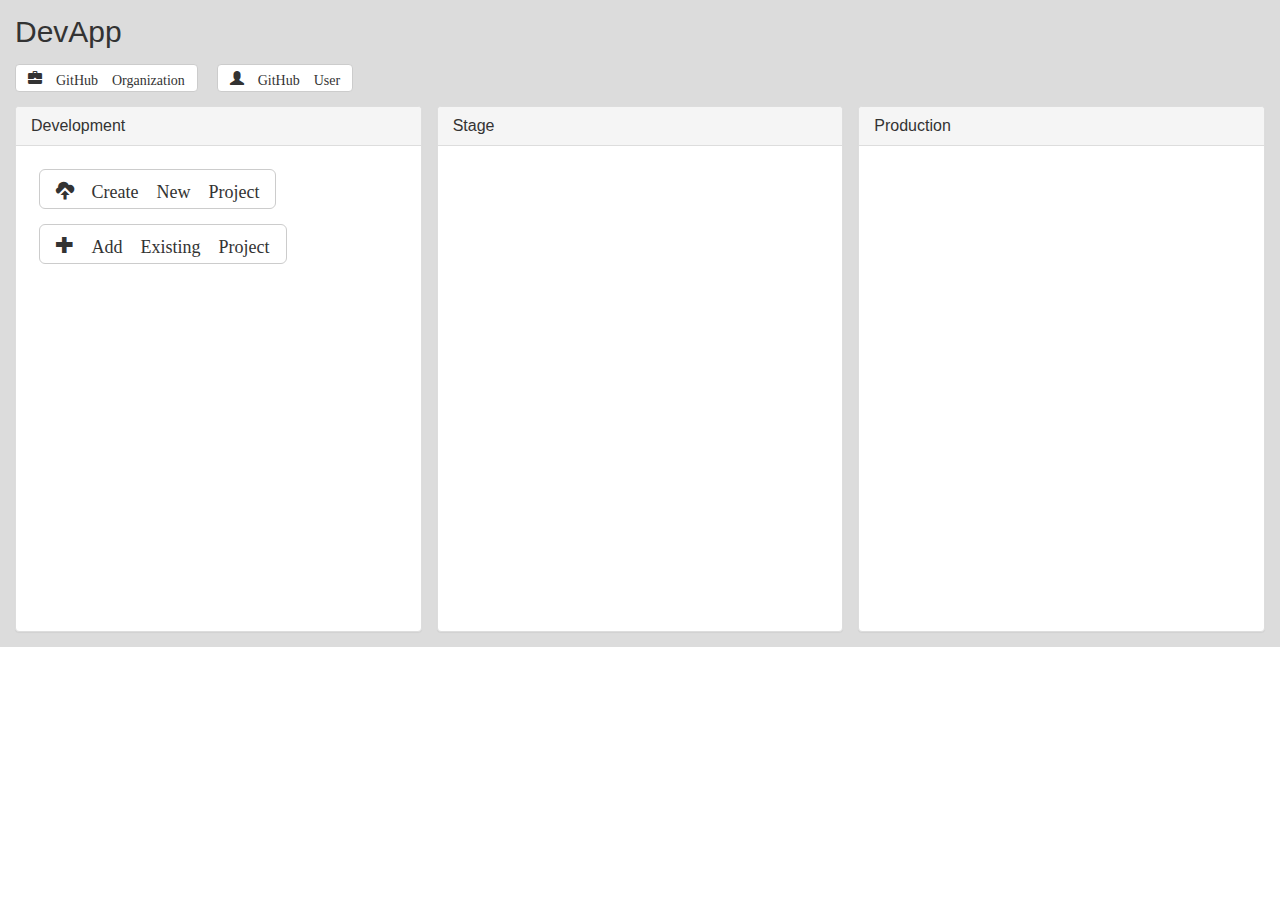
<file: index.html>
<!DOCTYPE html>
<html lang="en">
  <head>
    <meta charset="utf-8">
    <meta http-equiv="X-UA-Compatible" content="IE=edge">
    <meta name="viewport" content="width=device-width, initial-scale=1">
    <title>DevApp</title>

    <!-- Bootstrap -->
    <link href="css/bootstrap.min.css" rel="stylesheet">
	<link href="css/devapp.css" rel="stylesheet">

    <!-- HTML5 Shim and Respond.js IE8 support of HTML5 elements and media queries -->
    <!-- WARNING: Respond.js doesn't work if you view the page via file:// -->
    <!--[if lt IE 9]>
      <script src="https://oss.maxcdn.com/libs/html5shiv/3.7.0/html5shiv.js"></script>
      <script src="https://oss.maxcdn.com/libs/respond.js/1.4.2/respond.min.js"></script>
    <![endif]-->
  </head>
  <body>
	<div style="width:auto; height:auto; padding:7.5px; background:gainsboro">
		<div class="container-fluid" style="padding:0">
		<div class="row-fluid">
			<div class="col-md-12">
				<h2 style="margin:0; padding: 7.5px">DevApp</h2>
				<!--top, right, bottom, left-->
				<button class="glyphicon glyphicon-briefcase btn btn-default" type="button">
					<span>GitHub Organization</span>
				</button>
				<button class="glyphicon glyphicon-user btn btn-default" type="button">
					<span>GitHub User</span>
				</button>
			</div>
		</div>
	</div>
	<div class="container-fluid" style="padding:0">
		<div class="row-fluid">
				<div class="col-md-4 pad-col">
					<div class="panel panel-default">
						<div class="panel-heading">
							<h3 class="panel-title">Development</h3>
						</div>
						<div class="panel-body">
							<button class="glyphicon glyphicon-cloud-upload btn btn-lg btn-default" type="button">
								Create New Project
							</button>
							<button class="glyphicon glyphicon-plus btn btn-lg btn-default" type="button">
								<span>Add Existing Project</span>
							</button>
						</div>
					</div>
				</div>
				<div class="col-md-4 pad-col">
					<div class="panel panel-default">
						<div class="panel-heading">
							<h3 class="panel-title">Stage</h3>
						</div>
						<div class="panel-body">
						</div>
					</div>
				</div>
				<div class="col-md-4 pad-col">
					<div class="panel panel-default">
						<div class="panel-heading">
							<h3 class="panel-title">Production</h3>
						</div>
						<div class="panel-body">
						</div>
					</div>
				</div>
			</div>
		</div>
	</div>
	
    <!-- jQuery (necessary for Bootstrap's JavaScript plugins) -->
    <!--<script src="https://ajax.googleapis.com/ajax/libs/jquery/1.11.0/jquery.min.js"></script>-->
	<script src="js/jquery-1.11.0.min.js"></script>
    <!-- Include all compiled plugins (below), or include individual files as needed -->
    <script src="js/bootstrap.min.js"></script>
  </body>
</html>
</file>
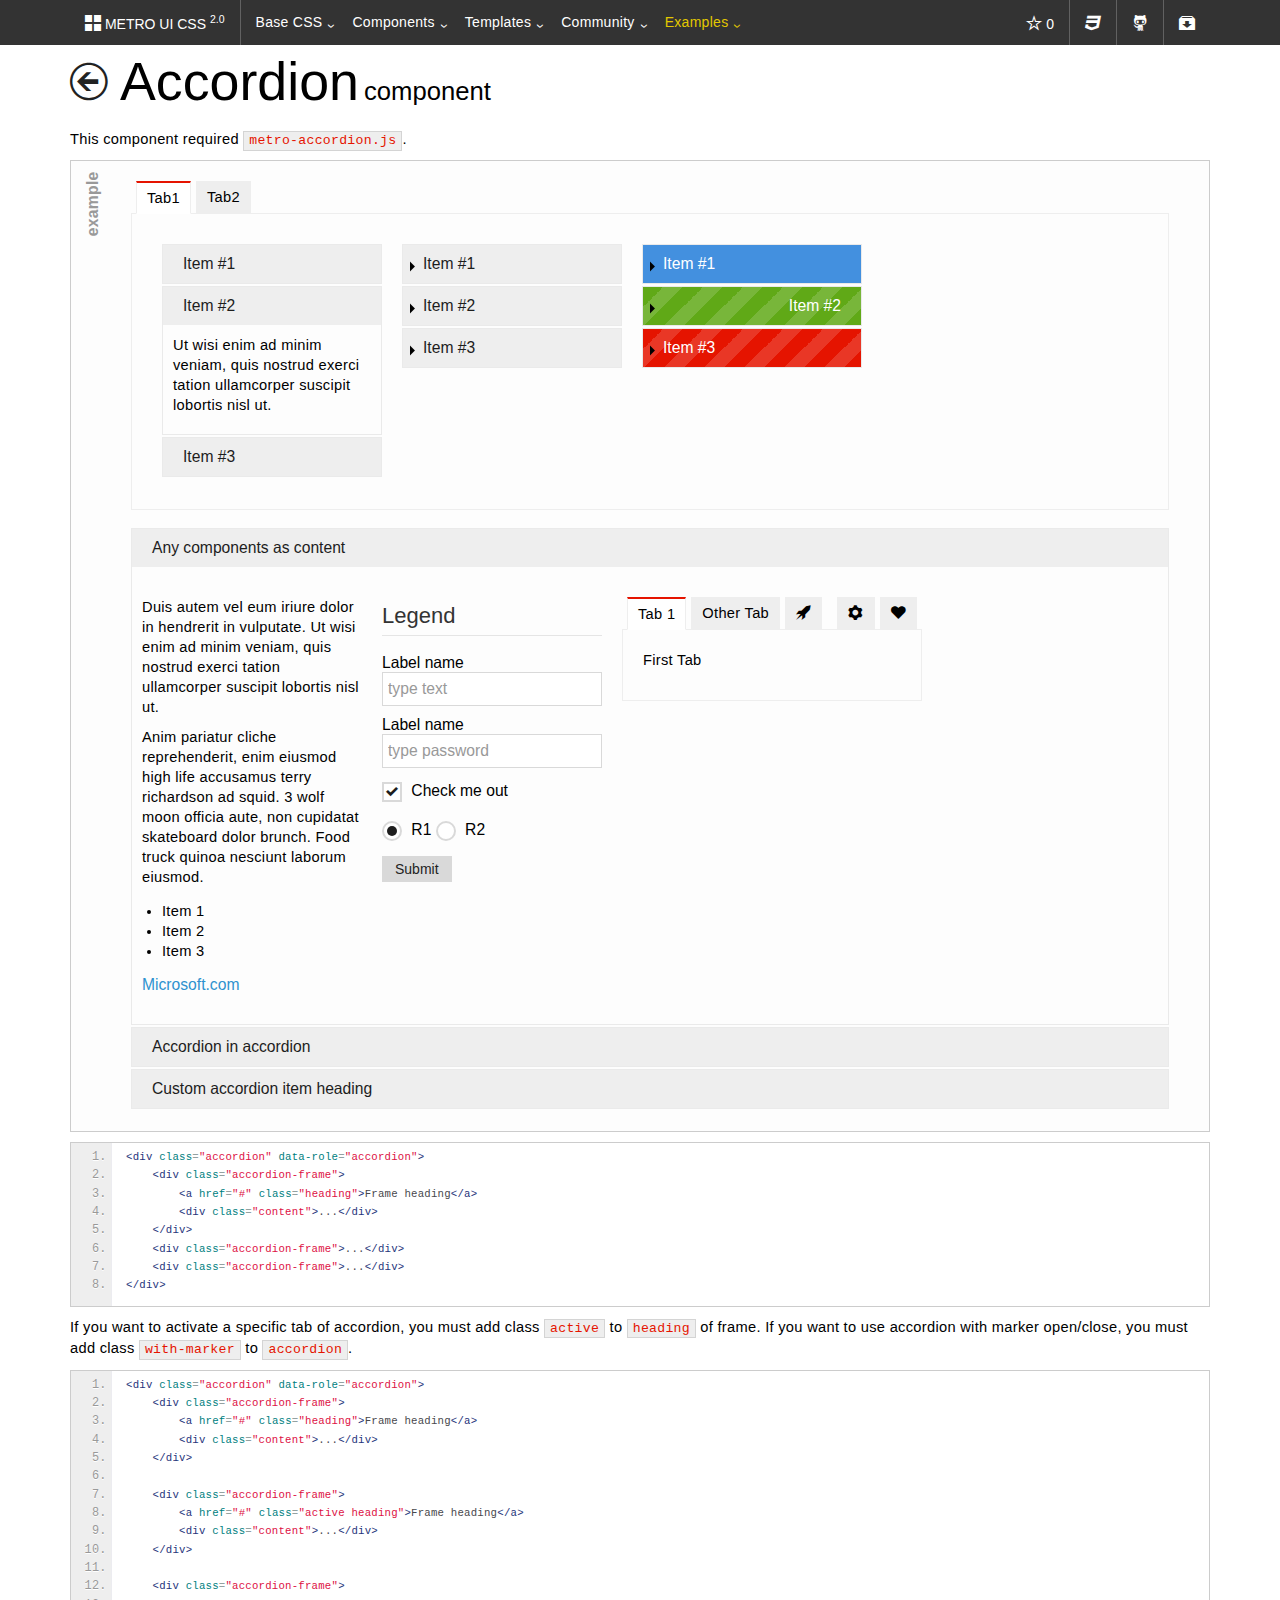
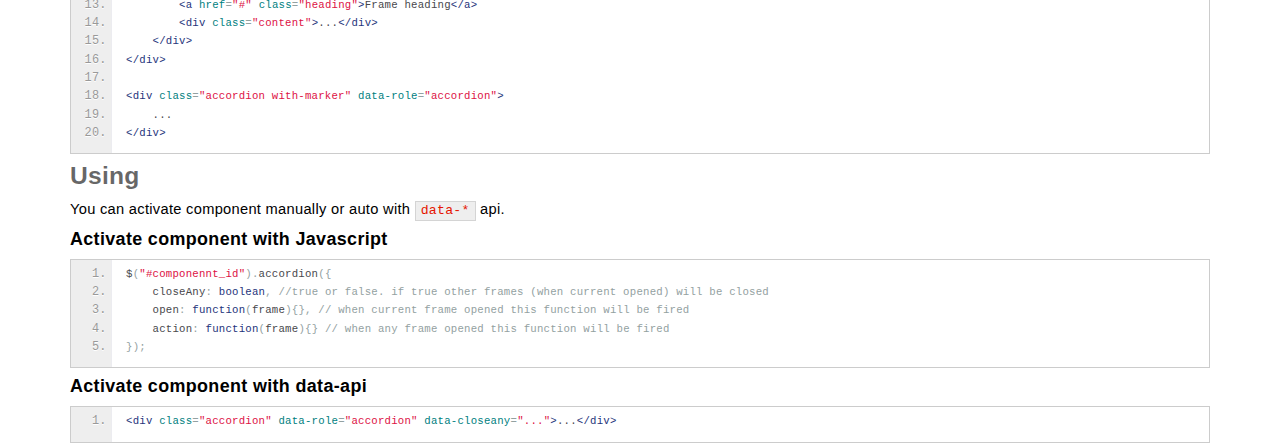
<file: docs/accordion.html>
<!DOCTYPE html>
<html>
<head>
    <meta charset="UTF-8">
    <meta name="viewport" content="width=device-width, initial-scale=1.0, maximum-scale=1.0, user-scalable=no">
    <meta name="product" content="Metro UI CSS Framework">
    <meta name="description" content="Simple responsive css framework">
    <meta name="author" content="Sergey S. Pimenov, Ukraine, Kiev">

    <link href="css/metro-bootstrap.css" rel="stylesheet">
    <link href="css/metro-bootstrap-responsive.css" rel="stylesheet">
    <link href="css/docs.css" rel="stylesheet">
    <link href="js/prettify/prettify.css" rel="stylesheet">


    <!-- Load JavaScript Libraries -->
    <script src="js/jquery/jquery.min.js"></script>
    <script src="js/jquery/jquery.widget.min.js"></script>
    <script src="js/jquery/jquery.mousewheel.js"></script>
    <script src="js/prettify/prettify.js"></script>

    <!-- Metro UI CSS JavaScript plugins -->
    <script src="js/load-metro.js"></script>

    <!-- Local JavaScript -->
    <script src="js/docs.js"></script>
    <script src="js/github.info.js"></script>

    <title>Metro UI CSS : Metro Bootstrap CSS Library</title>
</head>
<body class="metro">
    <header class="bg-dark" data-load="header.html"></header>

    <div class="container">
                <h1>
                    <a href="/"><i class="icon-arrow-left-3 fg-darker smaller"></i></a>
                    Accordion<small class="on-right">component</small>
                </h1>

                <p class="description">
                    This component required <code>metro-accordion.js</code>.
                </p>
                <div class="example">
                    <div class="tab-control" data-role="tab-control">
                        <ul class="tabs">
                            <li class="active"><a href="#tab1">Tab1</a></li>
                            <li><a href="#tab2">Tab2</a></li>
                        </ul>

                        <div class="frames">
                            <div class="frame clearfix" id="tab1">
                                <div class="accordion span3 place-left margin10" data-role="accordion" data-closeany="false">
                                    <div class="accordion-frame">
                                        <a class="heading active" href="#" data-action="none" >Item #1</a>
                                        <div class="content">
                                            <p>Anim pariatur cliche reprehenderit, enim eiusmod high life accusamus terry richardson ad squid.</p>
                                        </div>
                                    </div>
                                    <div class="accordion-frame">
                                        <a class="heading active" href="#">Item #2</a>
                                        <div class="content">
                                            <p>Ut wisi enim ad minim veniam, quis nostrud exerci tation ullamcorper suscipit lobortis nisl ut.</p>
                                        </div>
                                    </div>
                                    <div class="accordion-frame">
                                        <a class="heading" href="#">Item #3</a>
                                        <div class="content">
                                            <p>Ut wisi enim ad minim veniam, quis nostrud exerci tation ullamcorper suscipit lobortis nisl ut.</p>
                                            <button class="primary">Activate the account</button>
                                        </div>
                                    </div>
                                </div>

                                <div class="accordion with-marker span3 place-left margin10" data-role="accordion" data-closeany="false">
                                    <div class="accordion-frame">
                                        <a class="heading" href="#">Item #1</a>
                                        <div class="content">
                                            <p>Anim pariatur cliche reprehenderit, enim eiusmod high life accusamus terry richardson ad squid.</p>
                                        </div>
                                    </div>
                                    <div class="accordion-frame">
                                        <a class="heading" href="#">Item #2</a>
                                        <div class="content">
                                            <p>Ut wisi enim ad minim veniam, quis nostrud exerci tation ullamcorper suscipit lobortis nisl ut.</p>
                                        </div>
                                    </div>
                                    <div class="accordion-frame">
                                        <a class="heading" href="#">Item #3</a>
                                        <div class="content">
                                            <p>Ut wisi enim ad minim veniam, quis nostrud exerci tation ullamcorper suscipit lobortis nisl ut.</p>
                                            <button class="primary">Activate the account</button>
                                        </div>
                                    </div>
                                </div>

                                <div class="accordion with-marker span3 place-left margin10" data-role="accordion" data-closeany="false">
                                    <div class="accordion-frame">
                                        <a class="heading bg-lightBlue fg-white" href="#">Item #1</a>
                                        <div class="content">
                                            <p>Anim pariatur cliche reprehenderit, enim eiusmod high life accusamus terry richardson ad squid.</p>
                                        </div>
                                    </div>
                                    <div class="accordion-frame">
                                        <a class="heading text-right ribbed-green fg-white" href="#">Item #2</a>
                                        <div class="content">
                                            <p>Ut wisi enim ad minim veniam, quis nostrud exerci tation ullamcorper suscipit lobortis nisl ut.</p>
                                        </div>
                                    </div>
                                    <div class="accordion-frame">
                                        <a class="heading ribbed-red fg-white" href="#">Item #3</a>
                                        <div class="content">
                                            <p>Ut wisi enim ad minim veniam, quis nostrud exerci tation ullamcorper suscipit lobortis nisl ut.</p>
                                            <button class="primary">Activate the account</button>
                                        </div>
                                    </div>
                                </div>
                            </div>
                            <div class="frame" id="tab2">tab2</div>
                        </div>
                    </div>
                    <br />

                    <div class="accordion" data-role="accordion" data-closeany="true">
                        <div class="accordion-frame">
                            <a class="active heading" href="#">Any components as content</a>
                            <div class="content">
                                <div class="grid">
                                    <div class="row">
                                        <div class="span3">
                                            <p>Duis autem vel eum iriure dolor in hendrerit in vulputate. Ut wisi enim ad minim veniam, quis nostrud exerci tation ullamcorper suscipit lobortis nisl ut.</p>
                                            <p>Anim pariatur cliche reprehenderit, enim eiusmod high life accusamus terry richardson ad squid. 3 wolf moon officia aute, non cupidatat skateboard dolor brunch. Food truck quinoa nesciunt laborum eiusmod.</p>
                                            <ul>
                                                <li>Item 1</li>
                                                <li>Item 2</li>
                                                <li>Item 3</li>
                                            </ul>
                                            <a href="http://microsoft.com">Microsoft.com</a>
                                        </div>
                                        <div class="span3">
                                            <form>
                                                <fieldset>
                                                    <legend>Legend</legend>
                                                    <lable>Label name</lable>
                                                    <div class="input-control text" data-role="input-control">
                                                        <input type="text" placeholder="type text">
                                                        <button class="btn-clear" tabindex="-1"></button>
                                                    </div>
                                                    <lable>Label name</lable>
                                                    <div class="input-control password" data-role="input-control">
                                                        <input type="password" placeholder="type password" autofocus>
                                                        <button class="btn-reveal" tabindex="-1"></button>
                                                    </div>
                                                    <div class="input-control checkbox" data-role="input-control">
                                                        <label>
                                                            <input type="checkbox" checked />
                                                            <span class="check"></span>
                                                            Check me out
                                                        </label>
                                                    </div>

                                                    <div>
                                                        <div class="input-control radio default-style" data-role="input-control">
                                                            <label>
                                                                <input type="radio" name="r1" checked />
                                                                <span class="check"></span>
                                                                R1
                                                            </label>
                                                        </div>
                                                        <div class="input-control radio  default-style" data-role="input-control">
                                                            <label>
                                                                <input type="radio" name="r1" />
                                                                <span class="check"></span>
                                                                R2
                                                            </label>
                                                        </div>
                                                    </div>

                                                    <input type="submit" value="Submit">
                                                </fieldset>
                                            </form>
                                        </div>
                                        <div class="span4">
                                            <div class="tab-control" data-role="tab-control">
                                                <ul class="tabs">
                                                    <li class="active"><a href="#_page_1">Tab 1</a></li>
                                                    <li><a href="#_page_2">Other Tab</a></li>
                                                    <li><a href="#_page_3"><i class="icon-rocket"></i></a></li>
                                                    <li class="place-right"><a href="#_page_5"><i class="icon-heart"></i></a></li>
                                                    <li class="place-right"><a href="#_page_4"><i class="icon-cog"></i></a></li>
                                                </ul>

                                                <div class="frames">
                                                    <div class="frame" id="_page_1">
                                                        <p>First Tab</p>
                                                    </div>
                                                    <div class="frame" id="_page_2">
                                                        <p>Second Tab</p>
                                                    </div>
                                                    <div class="frame" id="_page_3">
                                                        <p>Rocket Tab</p>
                                                    </div>
                                                    <div class="frame" id="_page_4">
                                                        <p>This tab placed right</p>
                                                    </div>
                                                    <div class="frame" id="_page_5">
                                                        <p>This tab also placed right</p>
                                                    </div>
                                                </div>
                                            </div>
                                        </div>
                                    </div>
                                </div>
                            </div>
                        </div>

                        <div class="accordion-frame">
                            <a class="heading" href="#">Accordion in accordion</a>
                            <div class="content clearfix">
                                <div class="accordion span3 place-left margin10" data-role="accordion" data-closeany="false">
                                    <div class="accordion-frame">
                                        <a class="heading" href="#">Item #1</a>
                                        <div class="content">
                                            <p>Anim pariatur cliche reprehenderit, enim eiusmod high life accusamus terry richardson ad squid.</p>
                                        </div>
                                    </div>
                                    <div class="accordion-frame">
                                        <a class="heading" href="#">Item #2</a>
                                        <div class="content">
                                            <p>Ut wisi enim ad minim veniam, quis nostrud exerci tation ullamcorper suscipit lobortis nisl ut.</p>
                                        </div>
                                    </div>
                                    <div class="accordion-frame">
                                        <a class="heading" href="#">Item #3</a>
                                        <div class="content">
                                            <p>Ut wisi enim ad minim veniam, quis nostrud exerci tation ullamcorper suscipit lobortis nisl ut.</p>
                                            <button class="primary">Activate the account</button>
                                        </div>
                                    </div>
                                </div>

                                <div class="accordion span3 place-left margin10" data-role="accordion">
                                    <div class="accordion-frame">
                                        <a class="heading" href="#">Item #1</a>
                                        <div class="content">
                                            <p>Anim pariatur cliche reprehenderit, enim eiusmod high life accusamus terry richardson ad squid.</p>
                                        </div>
                                    </div>
                                    <div class="accordion-frame">
                                        <a class="heading" href="#">Item #2</a>
                                        <div class="content">
                                            <p>Ut wisi enim ad minim veniam, quis nostrud exerci tation ullamcorper suscipit lobortis nisl ut.</p>
                                        </div>
                                    </div>
                                    <div class="accordion-frame">
                                        <a class="heading" href="#">Item #3</a>
                                        <div class="content">
                                            <p>Ut wisi enim ad minim veniam, quis nostrud exerci tation ullamcorper suscipit lobortis nisl ut.</p>
                                            <button class="primary">Activate the account</button>
                                        </div>
                                    </div>
                                </div>

                                <div class="accordion span3 place-left margin10" data-role="accordion">
                                    <div class="accordion-frame">
                                        <a class="heading" href="#">Item #1</a>
                                        <div class="content">
                                            <p>Anim pariatur cliche reprehenderit, enim eiusmod high life accusamus terry richardson ad squid.</p>
                                        </div>
                                    </div>
                                    <div class="accordion-frame">
                                        <a class="heading" href="#">Item #2</a>
                                        <div class="content">
                                            <p>Ut wisi enim ad minim veniam, quis nostrud exerci tation ullamcorper suscipit lobortis nisl ut.</p>
                                        </div>
                                    </div>
                                    <div class="accordion-frame">
                                        <a class="heading" href="#">Item #3</a>
                                        <div class="content">
                                            <p>Ut wisi enim ad minim veniam, quis nostrud exerci tation ullamcorper suscipit lobortis nisl ut.</p>
                                            <button class="primary">Activate the account</button>
                                        </div>
                                    </div>
                                </div>

                            </div>
                        </div>

                        <div class="accordion-frame">
                            <a class="heading" href="#">Custom accordion item heading</a>
                            <div class="content clearfix">
                                <div class="accordion span3 place-left margin10" data-role="accordion">
                                    <div class="accordion-frame">
                                        <a class="active heading bg-red fg-white" href="#">Item #1</a>
                                        <div class="content">
                                            <p>Anim pariatur cliche reprehenderit, enim eiusmod high life accusamus terry richardson ad squid.</p>
                                        </div>
                                    </div>
                                    <div class="accordion-frame">
                                        <a class="heading bg-yellow fg-white" href="#">Item #2</a>
                                        <div class="content">
                                            <p>Ut wisi enim ad minim veniam, quis nostrud exerci tation ullamcorper suscipit lobortis nisl ut.</p>
                                        </div>
                                    </div>
                                    <div class="accordion-frame">
                                        <a class="heading bg-green fg-white" href="#">Item #3</a>
                                        <div class="content">
                                            <p>Ut wisi enim ad minim veniam, quis nostrud exerci tation ullamcorper suscipit lobortis nisl ut.</p>
                                            <button class="primary">Activate the account</button>
                                        </div>
                                    </div>
                                </div>

                                <div class="accordion span3 place-left margin10" data-role="accordion">
                                    <div class="accordion-frame">
                                        <a class="heading bg-dark fg-white text-right" href="#">Item #1</a>
                                        <div class="content">
                                            <p>Anim pariatur cliche reprehenderit, enim eiusmod high life accusamus terry richardson ad squid.</p>
                                        </div>
                                    </div>
                                    <div class="accordion-frame">
                                        <a class="active heading bg-dark fg-white text-right" href="#">Item #2</a>
                                        <div class="content">
                                            <p>Ut wisi enim ad minim veniam, quis nostrud exerci tation ullamcorper suscipit lobortis nisl ut.</p>
                                        </div>
                                    </div>
                                    <div class="accordion-frame">
                                        <a class="heading bg-dark fg-white text-right" href="#">Item #3</a>
                                        <div class="content">
                                            <p>Ut wisi enim ad minim veniam, quis nostrud exerci tation ullamcorper suscipit lobortis nisl ut.</p>
                                            <button class="primary">Activate the account</button>
                                        </div>
                                    </div>
                                </div>

                                <div class="accordion span3 place-left margin10" data-role="accordion">
                                    <div class="accordion-frame">
                                        <a class="heading bg-cyan fg-white" href="#"><i class="icon-rocket"></i> Item #1</a>
                                        <div class="content">
                                            <p>Anim pariatur cliche reprehenderit, enim eiusmod high life accusamus terry richardson ad squid.</p>
                                        </div>
                                    </div>
                                    <div class="accordion-frame">
                                        <a class="heading bg-cyan fg-white" href="#"><i class="icon-cog"></i> Item #2</a>
                                        <div class="content">
                                            <p>Ut wisi enim ad minim veniam, quis nostrud exerci tation ullamcorper suscipit lobortis nisl ut.</p>
                                        </div>
                                    </div>
                                    <div class="accordion-frame">
                                        <a class="heading bg-cyan fg-white" href="#"><i class="icon-cart"></i> Item #3</a>
                                        <div class="content">
                                            <p>Ut wisi enim ad minim veniam, quis nostrud exerci tation ullamcorper suscipit lobortis nisl ut.</p>
                                            <button class="primary">Activate the account</button>
                                        </div>
                                    </div>
                                </div>

                            </div>
                        </div>
                    </div>
                </div>
<pre class="prettyprint linenums">
&lt;div class="accordion" data-role="accordion"&gt;
    &lt;div class="accordion-frame"&gt;
        &lt;a href="#" class="heading"&gt;Frame heading&lt;/a&gt;
        &lt;div class="content"&gt;...&lt;/div&gt;
    &lt;/div&gt;
    &lt;div class="accordion-frame"&gt;...&lt;/div&gt;
    &lt;div class="accordion-frame"&gt;...&lt;/div&gt;
&lt;/div&gt;
</pre>
                <p class="description">
                    If you want to activate a specific tab of accordion, you must add class <code>active</code> to <code>heading</code> of frame.
                    If you want to use accordion with marker open/close, you must add class <code>with-marker</code> to <code>accordion</code>.
                </p>
<pre class="prettyprint linenums">
&lt;div class="accordion" data-role="accordion"&gt;
    &lt;div class="accordion-frame"&gt;
        &lt;a href="#" class="heading"&gt;Frame heading&lt;/a&gt;
        &lt;div class="content"&gt;...&lt;/div&gt;
    &lt;/div&gt;

    &lt;div class="accordion-frame"&gt;
        &lt;a href="#" class="active heading"&gt;Frame heading&lt;/a&gt;
        &lt;div class="content"&gt;...&lt;/div&gt;
    &lt;/div&gt;
    
    &lt;div class="accordion-frame"&gt;
        &lt;a href="#" class="heading"&gt;Frame heading&lt;/a&gt;
        &lt;div class="content"&gt;...&lt;/div&gt;
    &lt;/div&gt;
&lt;/div&gt;

&lt;div class="accordion with-marker" data-role="accordion"&gt;
    ...
&lt;/div&gt;
</pre>

                <h3>Using</h3>
                <p class="description">
                    You can activate component manually or auto with <code>data-*</code> api.
                </p>
                <h4>Activate component with Javascript</h4>
<pre class="linenums prettyprint">
$("#componennt_id").accordion({
    closeAny: boolean, //true or false. if true other frames (when current opened) will be closed
    open: function(frame){}, // when current frame opened this function will be fired
    action: function(frame){} // when any frame opened this function will be fired
});
</pre>
                <h4>Activate component with data-api</h4>
<pre class="linenums prettyprint">
&lt;div class="accordion" data-role="accordion" data-closeany="..."&gt;...&lt;/div&gt;
</pre>



    </div>

    <script src="js/hitua.js"></script>

</body>
</html>
</file>
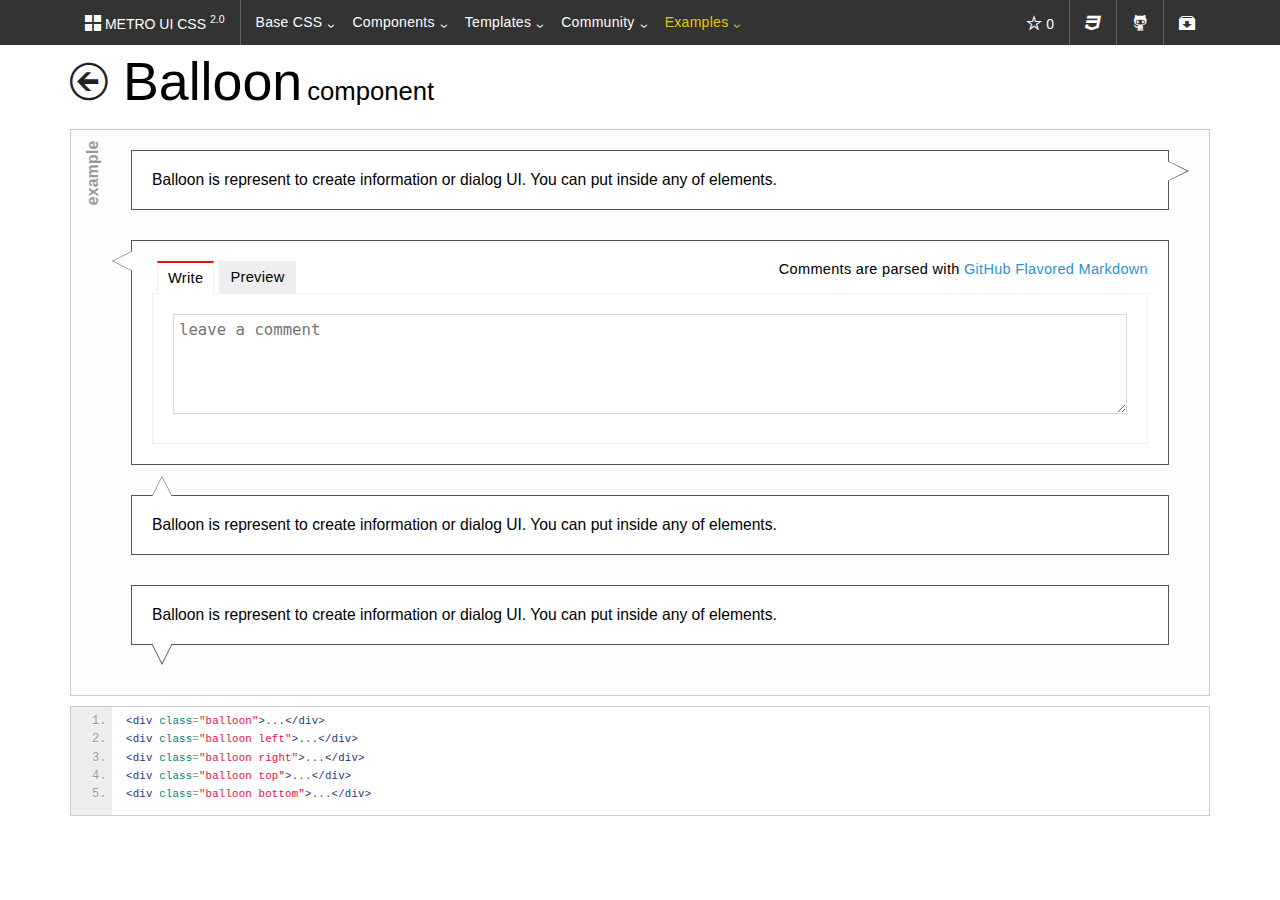
<file: docs/balloon.html>
<!DOCTYPE html>
<html>
<head>
    <meta charset="utf-8">
    <meta name="viewport" content="width=device-width, initial-scale=1.0, maximum-scale=1.0, user-scalable=no">
    <meta name="product" content="Metro UI CSS Framework">
    <meta name="description" content="Simple responsive css framework">
    <meta name="author" content="Sergey S. Pimenov, Ukraine, Kiev">

    <link href="css/metro-bootstrap.css" rel="stylesheet">
    <link href="css/metro-bootstrap-responsive.css" rel="stylesheet">
    <link href="css/docs.css" rel="stylesheet">
    <link href="js/prettify/prettify.css" rel="stylesheet">

    <!-- Load JavaScript Libraries -->
    <script src="js/jquery/jquery.min.js"></script>
    <script src="js/jquery/jquery.widget.min.js"></script>
    <script src="js/jquery/jquery.mousewheel.js"></script>
    <script src="js/prettify/prettify.js"></script>

    <!-- Metro UI CSS JavaScript plugins -->
    <script src="js/load-metro.js"></script>

    <!-- Local JavaScript -->
    <script src="js/docs.js"></script>
    <script src="js/github.info.js"></script>

    <title>Metro UI CSS : Metro Bootstrap CSS Library</title>
</head>
<body class="metro">
    <header class="bg-dark" data-load="header.html"></header>
    <div class="container">
                <h1>
                    <a href="/"><i class="icon-arrow-left-3 fg-darker smaller"></i></a>
                    Balloon<small class="on-right">component</small>
                </h1>

                <div class="example">
                    <div class="balloon left">
                        <div class="padding20">
                            Balloon is represent to create information or dialog UI. You can put inside any of elements.
                        </div>
                    </div>

                    <div class="balloon right">
                        <div class="tab-control padding20" data-role="tab-control">
                            <p class="place-right tertiary-text">Comments are parsed with <a href="https://help.github.com/articles/github-flavored-markdown">GitHub Flavored Markdown</a></p>
                            <ul class="tabs">
                                <li class="active"><a href="#write">Write</a></li>
                                <li><a href="#preview">Preview</a></li>
                            </ul>

                            <div class="frames">
                                <div id="write" class="frame">
                                    <textarea data-transform="input-control" placeholder="leave a comment"></textarea>
                                </div>
                                <div id="preview" class="frame">
                                    This is preview :)
                                </div>
                            </div>
                        </div>
                    </div>

                    <div class="balloon bottom">
                        <div class="padding20">
                            Balloon is represent to create information or dialog UI. You can put inside any of elements.
                        </div>
                    </div>

                    <div class="balloon top">
                        <div class="padding20">
                            Balloon is represent to create information or dialog UI. You can put inside any of elements.
                        </div>
                    </div>
                </div>

<pre class="prettyprint linenums">
&lt;div class="balloon"&gt;...&lt;/div&gt;
&lt;div class="balloon left"&gt;...&lt;/div&gt;
&lt;div class="balloon right"&gt;...&lt;/div&gt;
&lt;div class="balloon top"&gt;...&lt;/div&gt;
&lt;div class="balloon bottom"&gt;...&lt;/div&gt;
</pre>

    </div>

    <script src="js/hitua.js"></script>

</body>
</html>
</file>
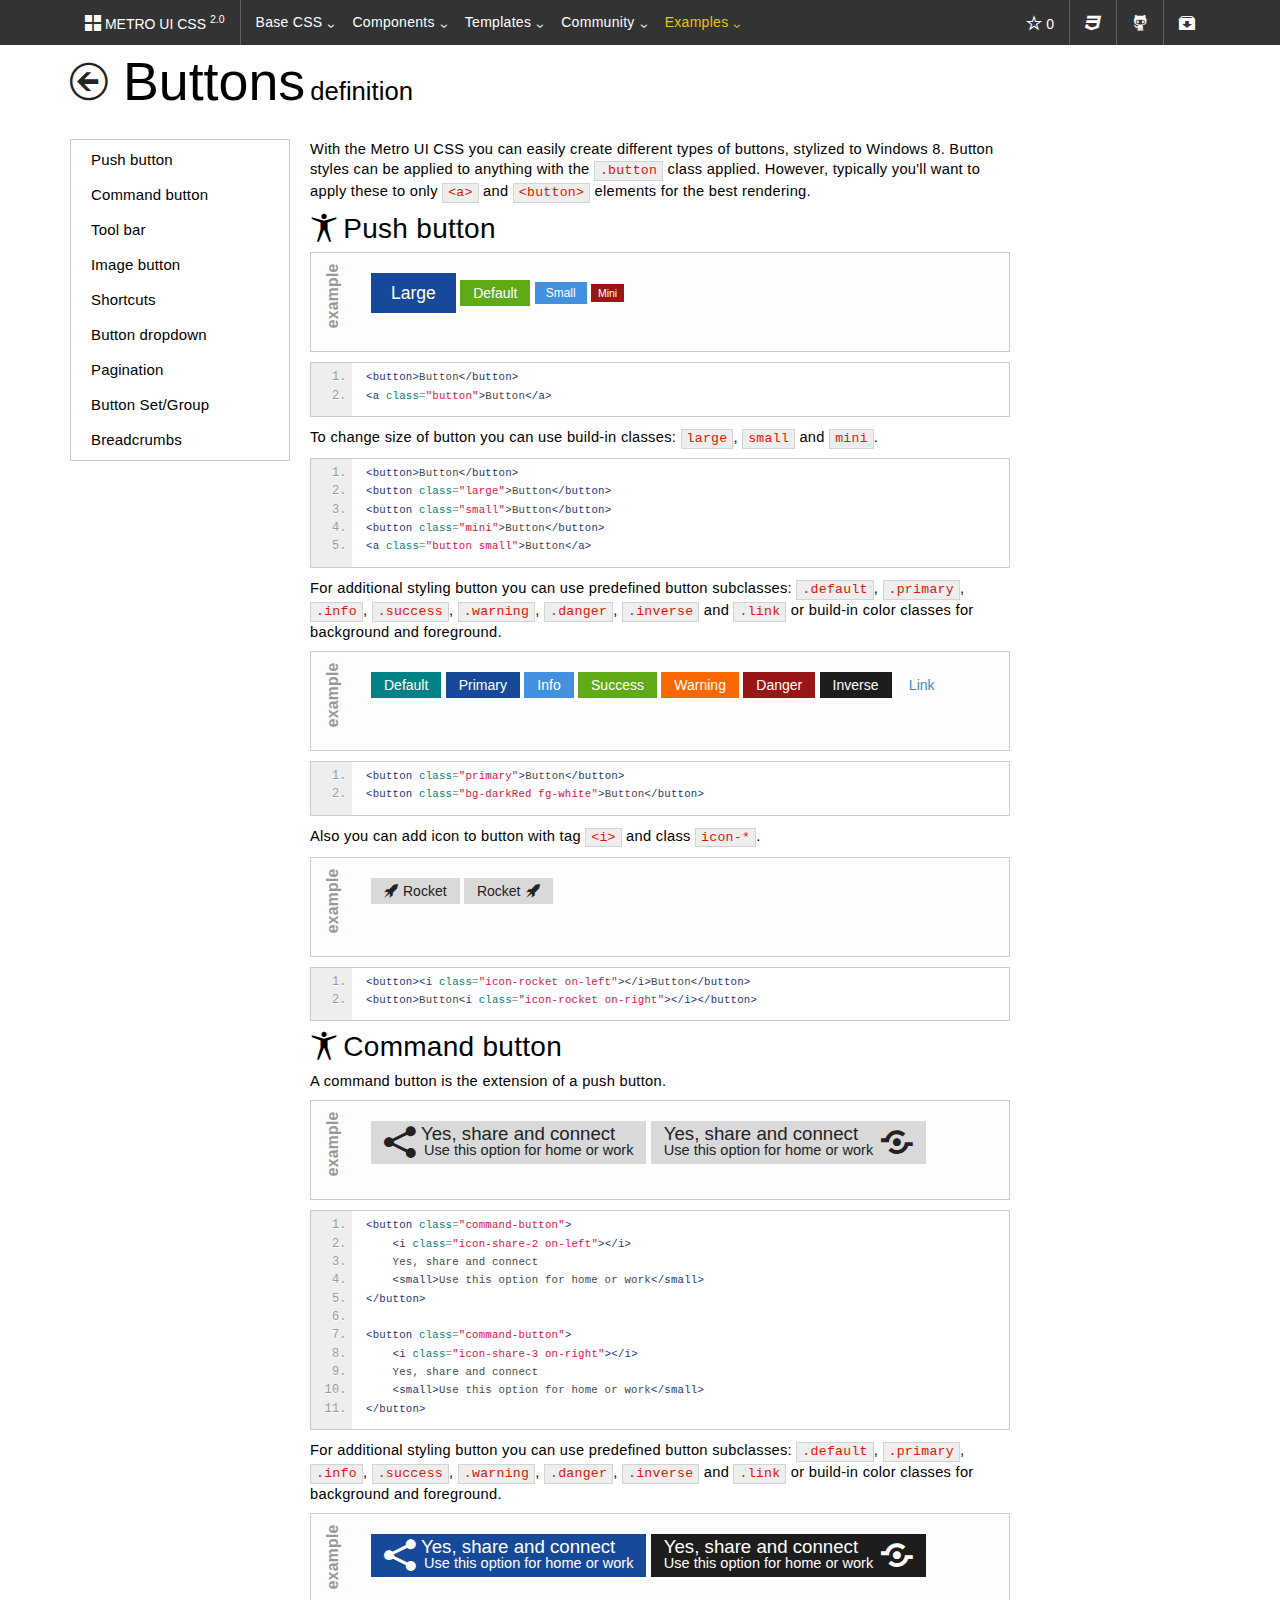
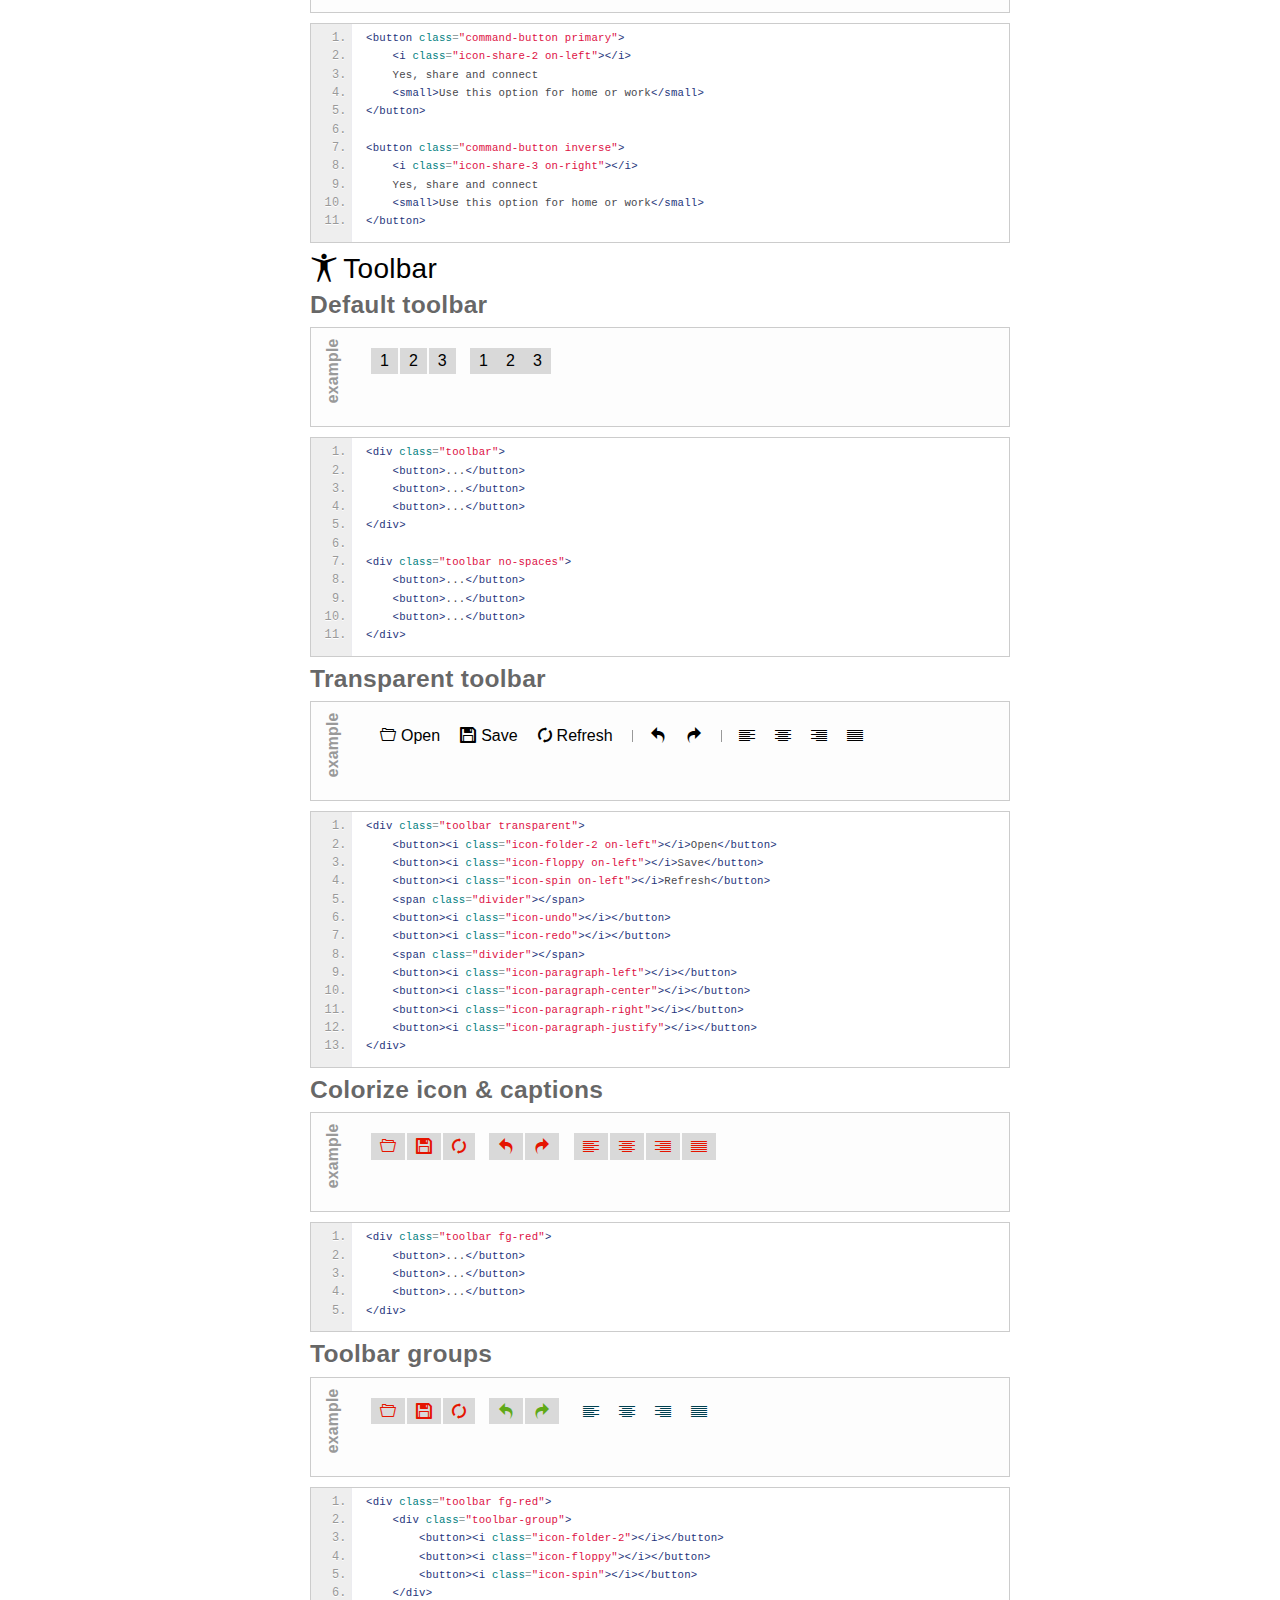
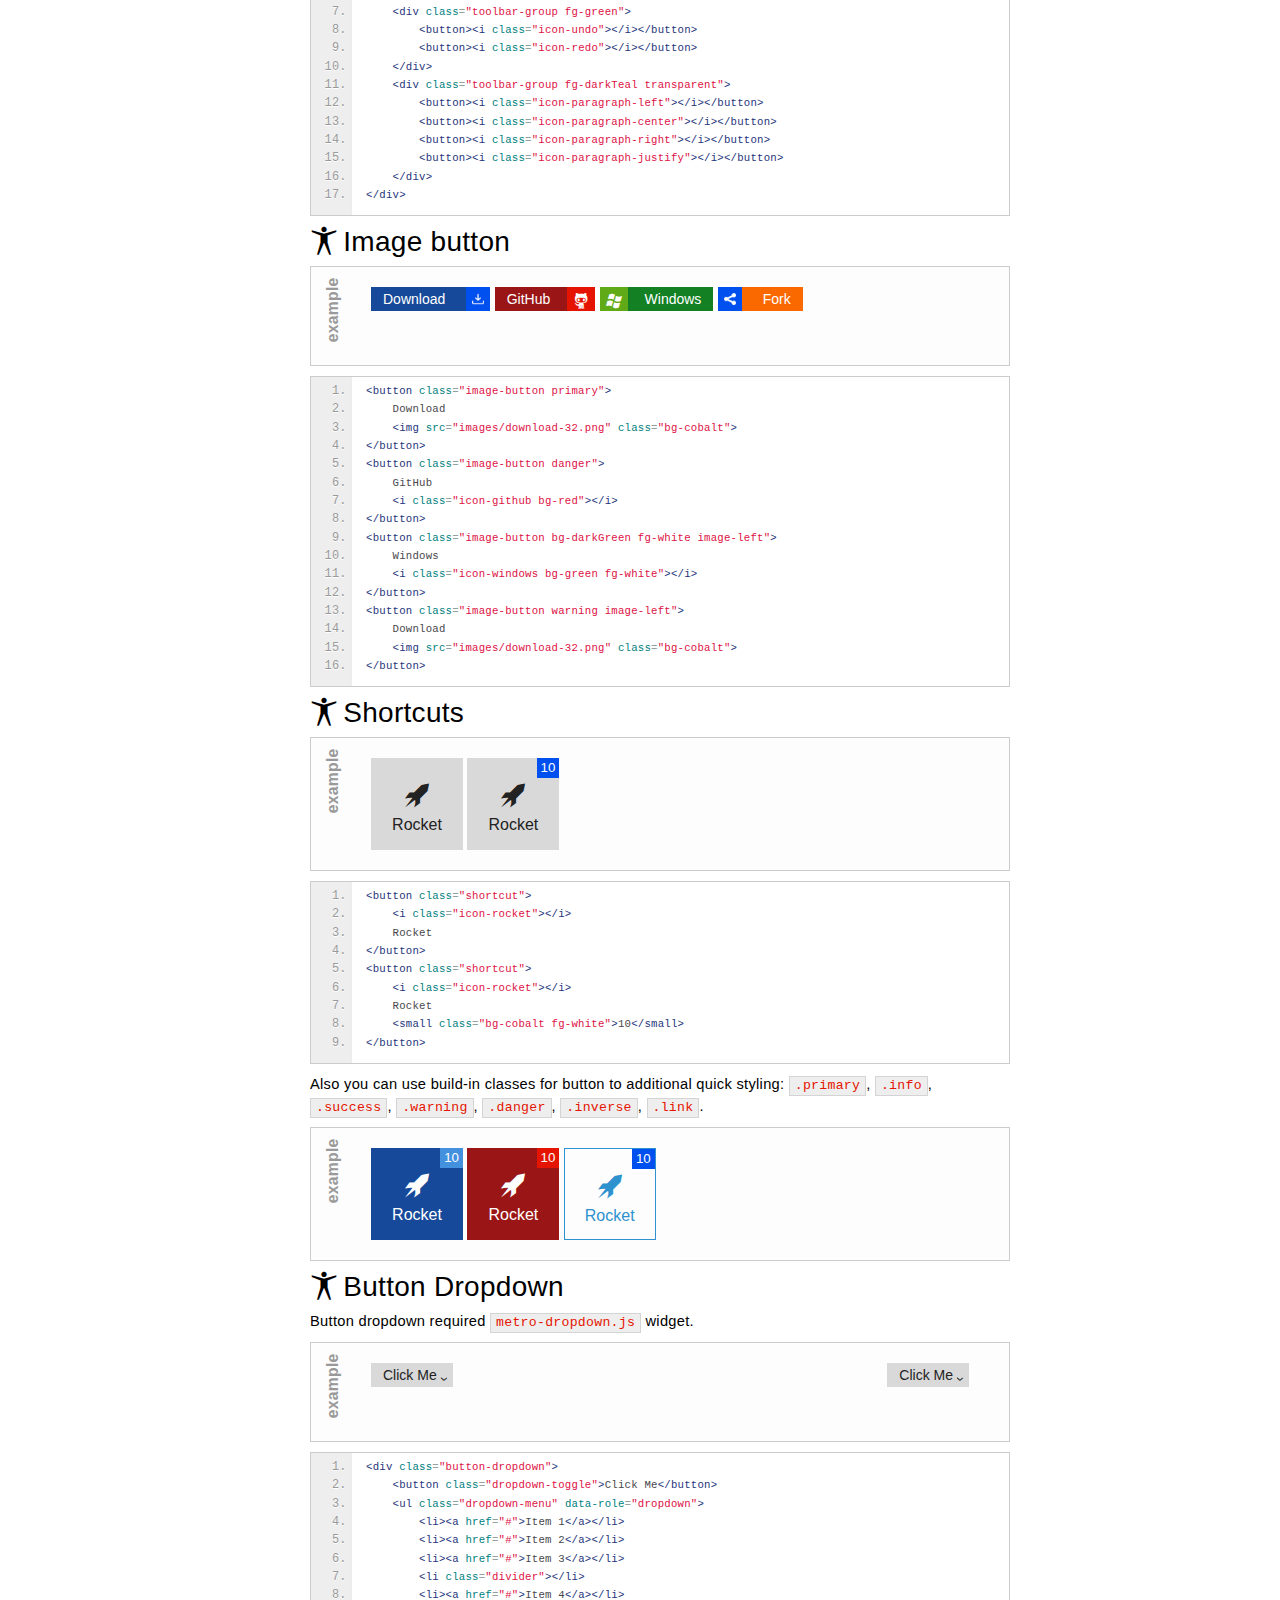
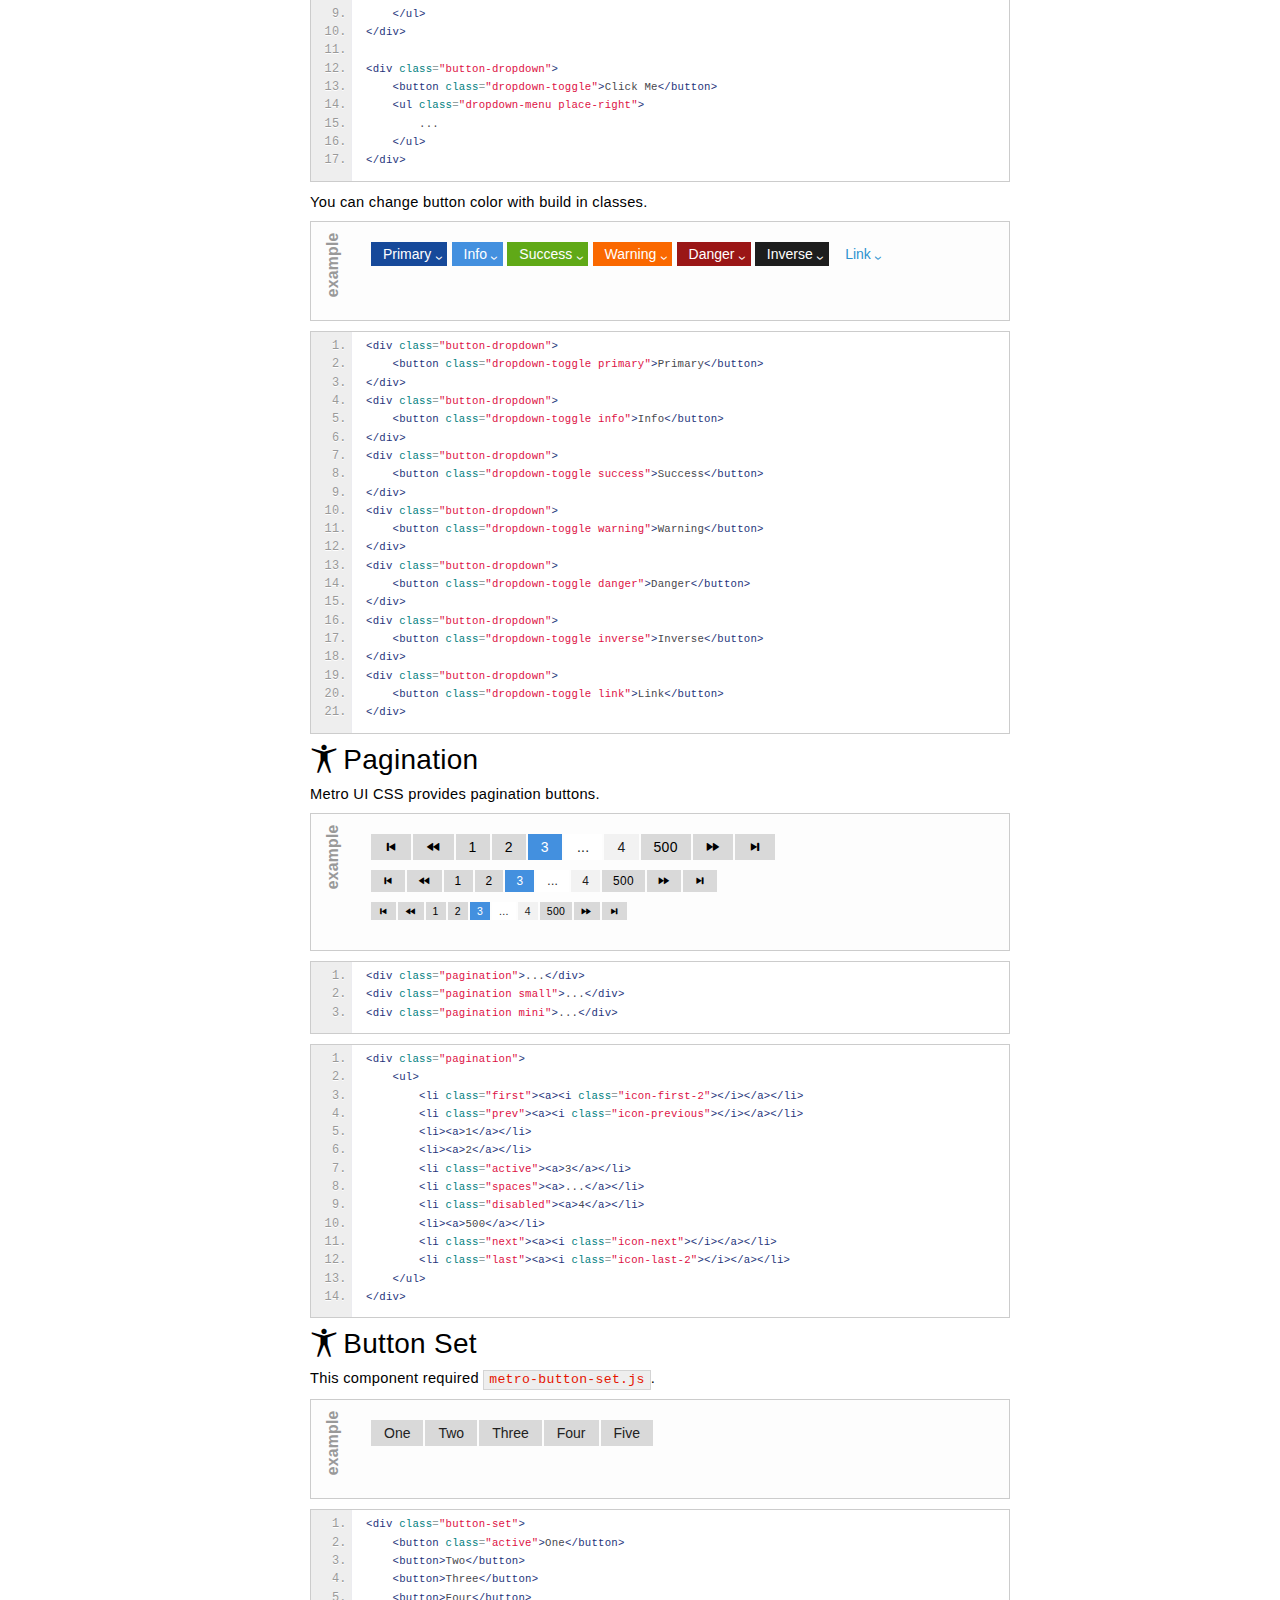
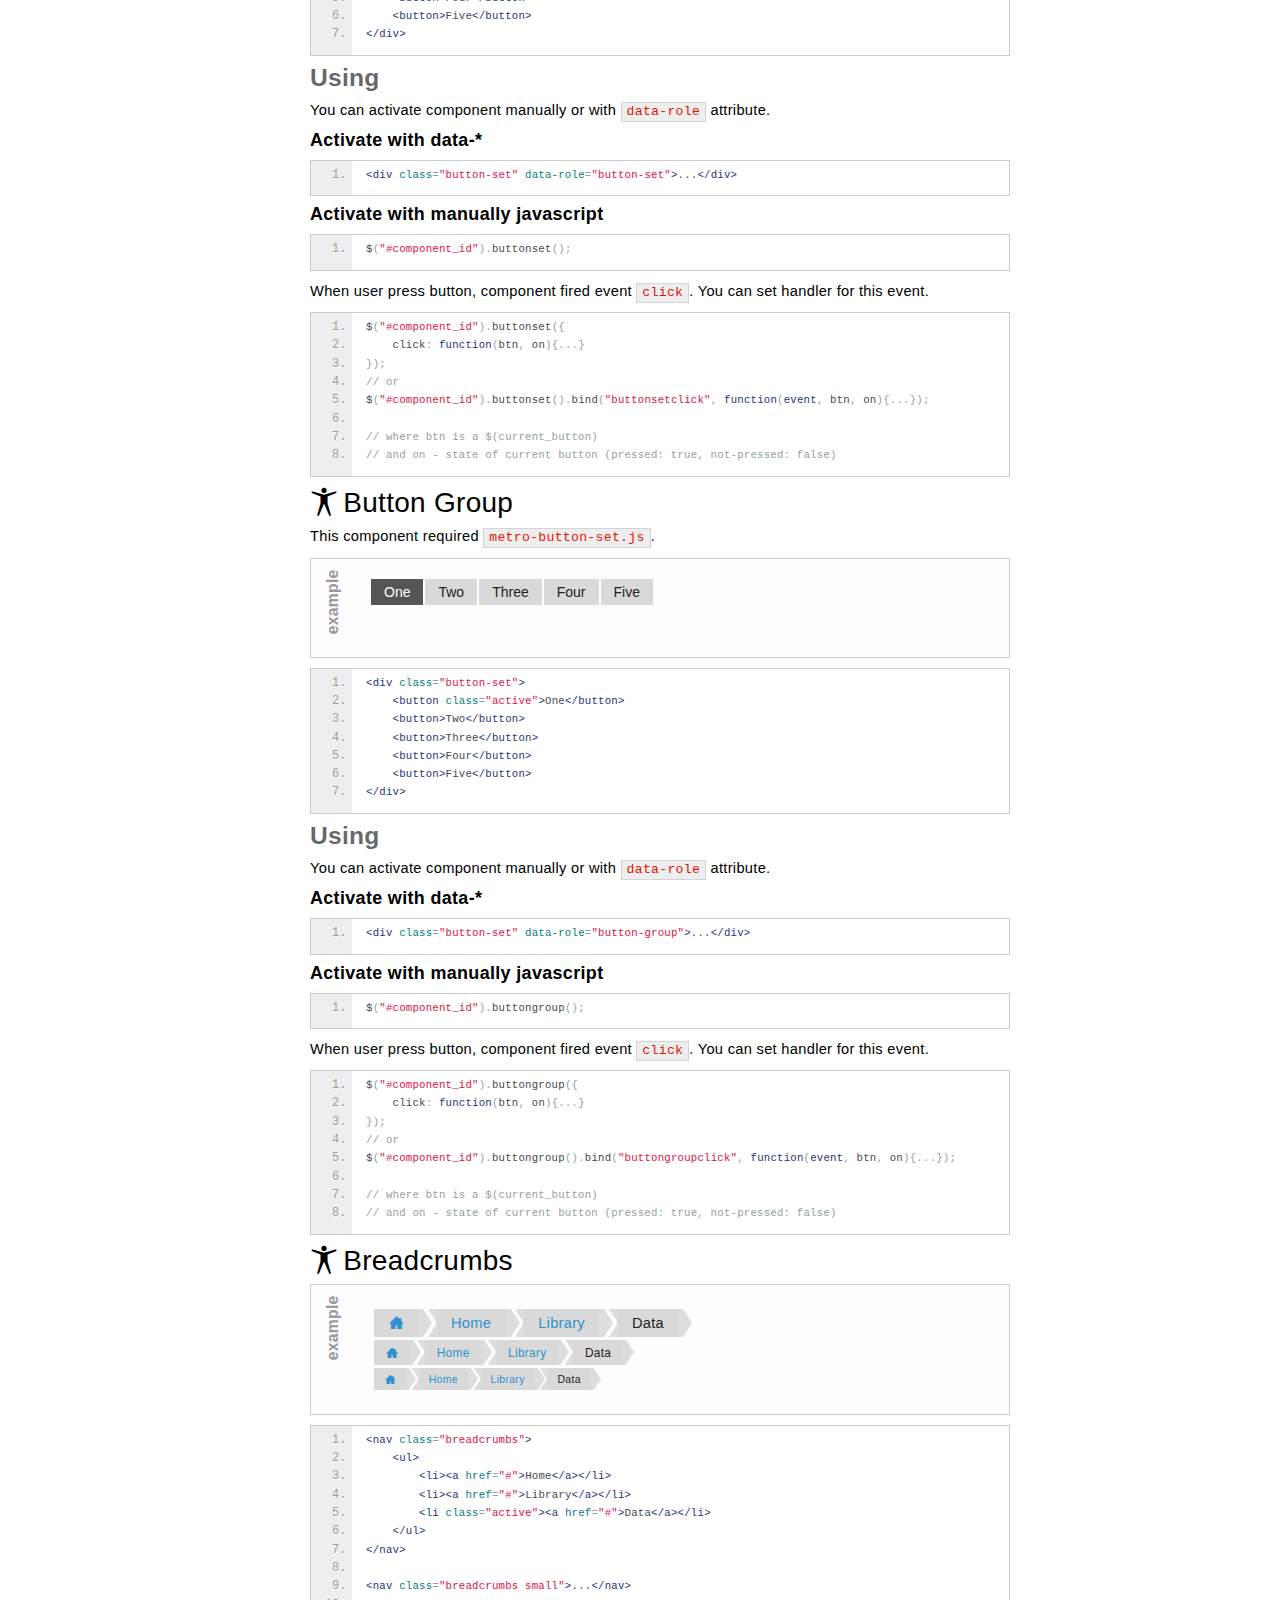
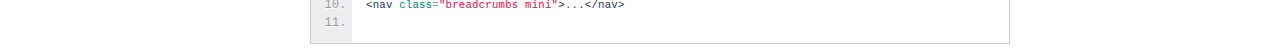
<file: docs/buttons.html>
<!DOCTYPE html>
<html>
<head>
    <meta charset="UTF-8">
    <meta name="viewport" content="width=device-width, initial-scale=1.0, maximum-scale=1.0, user-scalable=no">
    <meta name="product" content="Metro UI CSS Framework">
    <meta name="description" content="Simple responsive css framework">
    <meta name="author" content="Sergey S. Pimenov, Ukraine, Kiev">

    <link href="css/metro-bootstrap.css" rel="stylesheet">
    <link href="css/metro-bootstrap-responsive.css" rel="stylesheet">
    <link href="css/docs.css" rel="stylesheet">
    <link href="js/prettify/prettify.css" rel="stylesheet">


    <!-- Load JavaScript Libraries -->
    <script src="js/jquery/jquery.min.js"></script>
    <script src="js/jquery/jquery.widget.min.js"></script>
    <script src="js/jquery/jquery.mousewheel.js"></script>
    <script src="js/prettify/prettify.js"></script>

    <!-- Metro UI CSS JavaScript plugins -->
    <script src="js/load-metro.js"></script>

    <!-- Local JavaScript -->
    <script src="js/docs.js"></script>
    <script src="js/github.info.js"></script>

    <title>Metro UI CSS : Metro Bootstrap CSS Library</title>
</head>
<body class="metro">
    <header class="bg-dark" data-load="header.html"></header>

    <div class="container">
                <h1>
                    <a href="/"><i class="icon-arrow-left-3 fg-darker smaller"></i></a>
                    Buttons<small class="on-right">definition</small>
                </h1>

                <div class="grid">
                    <div class="row">
                        <div class="span3 no-tablet-portrait">
                            <nav>
                                <ul class="side-menu">
                                    <li><a href="#_push">Push button</a></li>
                                    <li><a href="#_command">Command button</a></li>
                                    <li><a href="#_toolbar">Tool bar</a></li>
                                    <li><a href="#_ibutton">Image button</a></li>
                                    <li><a href="#_shortcut">Shortcuts</a></li>
                                    <li><a href="#_dropdown-btn">Button dropdown</a></li>
                                    <li><a href="#_pagination">Pagination</a></li>
                                    <li><a href="#_set">Button Set/Group</a></li>
                                    <li><a href="#_breadcrumbs">Breadcrumbs</a></li>
                                </ul>
                            </nav>
                        </div>

                        <div class="span9">
                            <p class="description">
                                With the Metro UI CSS you can easily create different types of buttons, stylized to Windows 8.
                                Button styles can be applied to anything with the <code>.button</code> class applied.
                                However, typically you'll want to apply these to only <code>&lt;a&gt;</code> and <code>&lt;button&gt;</code> elements for the best rendering.
                            </p>


                            <h2 id="_push"><i class="icon-accessibility on-left"></i>Push button</h2>
                            <div class="example">
                                <button class="button large primary">Large</button>
                                <button class="button success">Default</button>
                                <button class="button small info">Small</button>
                                <button class="button mini danger">Mini</button>
                            </div>
<pre class="prettyprint linenums">
&lt;button&gt;Button&lt;/button&gt;
&lt;a class="button"&gt;Button&lt;/a&gt;
</pre>
                            <p class="description">
                                To change size of button you can use build-in classes: <code>large</code>, <code>small</code> and <code>mini</code>.
                            </p>
<pre class="prettyprint linenums">
&lt;button&gt;Button&lt;/button&gt;
&lt;button class="large"&gt;Button&lt;/button&gt;
&lt;button class="small"&gt;Button&lt;/button&gt;
&lt;button class="mini"&gt;Button&lt;/button&gt;
&lt;a class="button small"&gt;Button&lt;/a&gt;
</pre>

                            <p class="description">
                                For additional styling button you can use predefined button subclasses: <code>.default</code>, <code>.primary</code>, <code>.info</code>, <code>.success</code>, <code>.warning</code>, <code>.danger</code>, <code>.inverse</code> and <code>.link</code> or
                                build-in color classes for background and foreground.
                            </p>
                            <div class="example">
                                <button class="button default">Default</button>
                                <button class="button primary">Primary</button>
                                <button class="button info">Info</button>
                                <button class="button success">Success</button>
                                <button class="button warning">Warning</button>
                                <button class="button danger">Danger</button>
                                <button class="button inverse">Inverse</button>
                                <button class="button link">Link</button>
                            </div>
<pre class="prettyprint linenums">
&lt;button class="primary"&gt;Button&lt;/button&gt;
&lt;button class="bg-darkRed fg-white"&gt;Button&lt;/button&gt;
</pre>
                            <p class="description">
                                Also you can add icon to button with tag <code>&lt;i&gt;</code> and class <code>icon-*</code>.
                            </p>
                            <div class="example">
                                <button class="button"><i class="icon-rocket on-left"></i>Rocket</button>
                                <button class="button">Rocket<i class="icon-rocket on-right"></i></button>
                            </div>
<pre class="prettyprint linenums">
&lt;button&gt;&lt;i class="icon-rocket on-left"&gt;&lt;/i&gt;Button&lt;/button&gt;
&lt;button&gt;Button&lt;i class="icon-rocket on-right"&gt;&lt;/i&gt;&lt;/button&gt;
</pre>

                            <h2 id="_command"><i class="icon-accessibility on-left"></i>Command button</h2>
                            <p class="description">
                                A command button is the extension of a push button.
                            </p>
                            <div class="example">
                                <button class="command-button ">
                                    <i class="icon-share-2 on-left"></i>
                                    Yes, share and connect
                                    <small>Use this option for home or work</small>
                                </button>
                                <button class="command-button">
                                    <i class="icon-share-3 on-right"></i>
                                    Yes, share and connect
                                    <small>Use this option for home or work</small>
                                </button>
                            </div>
<pre class="prettyprint linenums">
&lt;button class="command-button"&gt;
    &lt;i class="icon-share-2 on-left"&gt;&lt;/i&gt;
    Yes, share and connect
    &lt;small&gt;Use this option for home or work&lt;/small&gt;
&lt;/button&gt;

&lt;button class="command-button"&gt;
    &lt;i class="icon-share-3 on-right"&gt;&lt;/i&gt;
    Yes, share and connect
    &lt;small&gt;Use this option for home or work&lt;/small&gt;
&lt;/button&gt;
</pre>
                            <p class="description">
                                For additional styling button you can use predefined button subclasses: <code>.default</code>, <code>.primary</code>, <code>.info</code>, <code>.success</code>, <code>.warning</code>, <code>.danger</code>, <code>.inverse</code> and <code>.link</code> or
                                build-in color classes for background and foreground.
                            </p>
                            <div class="example">
                                <button class="command-button primary">
                                    <i class="icon-share-2 on-left"></i>
                                    Yes, share and connect
                                    <small>Use this option for home or work</small>
                                </button>
                                <button class="command-button inverse">
                                    <i class="icon-share-3 on-right"></i>
                                    Yes, share and connect
                                    <small>Use this option for home or work</small>
                                </button>
                            </div>
<pre class="prettyprint linenums">
&lt;button class="command-button primary"&gt;
    &lt;i class="icon-share-2 on-left"&gt;&lt;/i&gt;
    Yes, share and connect
    &lt;small&gt;Use this option for home or work&lt;/small&gt;
&lt;/button&gt;

&lt;button class="command-button inverse"&gt;
    &lt;i class="icon-share-3 on-right"&gt;&lt;/i&gt;
    Yes, share and connect
    &lt;small&gt;Use this option for home or work&lt;/small&gt;
&lt;/button&gt;
</pre>

                            <h2 id="_toolbar"><i class="icon-accessibility on-left"></i>Toolbar</h2>

                            <h3>Default toolbar</h3>
                            <div class="example">
                                <div class="toolbar">
                                    <div class="toolbar-group">
                                        <button>1</button>
                                        <button>2</button>
                                        <button>3</button>
                                    </div>
                                    <div class="toolbar-group no-spaces">
                                        <button>1</button>
                                        <button>2</button>
                                        <button>3</button>
                                    </div>
                                </div>
                            </div>
<pre class="prettyprint linenums">
&lt;div class="toolbar"&gt;
    &lt;button&gt;...&lt;/button&gt;
    &lt;button&gt;...&lt;/button&gt;
    &lt;button&gt;...&lt;/button&gt;
&lt;/div&gt;

&lt;div class="toolbar no-spaces"&gt;
    &lt;button&gt;...&lt;/button&gt;
    &lt;button&gt;...&lt;/button&gt;
    &lt;button&gt;...&lt;/button&gt;
&lt;/div&gt;
</pre>

                            <h3>Transparent toolbar</h3>
                            <div class="example">
                                <div class="toolbar transparent">
                                    <button><i class="icon-folder-2 on-left"></i>Open</button>
                                    <button><i class="icon-floppy on-left"></i>Save</button>
                                    <button><i class="icon-spin on-left"></i>Refresh</button>
                                    <span class="divider"></span>
                                    <button><i class="icon-undo"></i></button>
                                    <button><i class="icon-redo"></i></button>
                                    <span class="divider"></span>
                                    <button><i class="icon-paragraph-left"></i></button>
                                    <button><i class="icon-paragraph-center"></i></button>
                                    <button><i class="icon-paragraph-right"></i></button>
                                    <button><i class="icon-paragraph-justify"></i></button>
                                </div>
                            </div>
<pre class="prettyprint linenums">
&lt;div class="toolbar transparent"&gt;
    &lt;button&gt;&lt;i class="icon-folder-2 on-left"&gt;&lt;/i&gt;Open&lt;/button&gt;
    &lt;button&gt;&lt;i class="icon-floppy on-left"&gt;&lt;/i&gt;Save&lt;/button&gt;
    &lt;button&gt;&lt;i class="icon-spin on-left"&gt;&lt;/i&gt;Refresh&lt;/button&gt;
    &lt;span class="divider"&gt;&lt;/span&gt;
    &lt;button&gt;&lt;i class="icon-undo"&gt;&lt;/i&gt;&lt;/button&gt;
    &lt;button&gt;&lt;i class="icon-redo"&gt;&lt;/i&gt;&lt;/button&gt;
    &lt;span class="divider"&gt;&lt;/span&gt;
    &lt;button&gt;&lt;i class="icon-paragraph-left"&gt;&lt;/i&gt;&lt;/button&gt;
    &lt;button&gt;&lt;i class="icon-paragraph-center"&gt;&lt;/i&gt;&lt;/button&gt;
    &lt;button&gt;&lt;i class="icon-paragraph-right"&gt;&lt;/i&gt;&lt;/button&gt;
    &lt;button&gt;&lt;i class="icon-paragraph-justify"&gt;&lt;/i&gt;&lt;/button&gt;
&lt;/div&gt;
</pre>

                            <h3>Colorize icon &amp; captions</h3>
                            <div class="example">
                                <div class="toolbar fg-red">
                                    <div class="toolbar-group">
                                        <button><i class="icon-folder-2"></i></button>
                                        <button><i class="icon-floppy"></i></button>
                                        <button><i class="icon-spin"></i></button>
                                    </div>
                                    <div class="toolbar-group">
                                        <button><i class="icon-undo"></i></button>
                                        <button><i class="icon-redo"></i></button>
                                    </div>
                                    <div class="toolbar-group">
                                        <button><i class="icon-paragraph-left"></i></button>
                                        <button><i class="icon-paragraph-center"></i></button>
                                        <button><i class="icon-paragraph-right"></i></button>
                                        <button><i class="icon-paragraph-justify"></i></button>
                                    </div>
                                </div>
                            </div>
<pre class="prettyprint linenums">
&lt;div class="toolbar fg-red"&gt;
    &lt;button&gt;...&lt;/button&gt;
    &lt;button&gt;...&lt;/button&gt;
    &lt;button&gt;...&lt;/button&gt;
&lt;/div&gt;
</pre>

                            <h3>Toolbar groups</h3>
                            <div class="example">
                                <div class="toolbar fg-red">
                                    <div class="toolbar-group">
                                        <button><i class="icon-folder-2"></i></button>
                                        <button><i class="icon-floppy"></i></button>
                                        <button><i class="icon-spin"></i></button>
                                    </div>
                                    <div class="toolbar-group fg-green">
                                        <button><i class="icon-undo"></i></button>
                                        <button><i class="icon-redo"></i></button>
                                    </div>
                                    <div class="toolbar-group fg-darkTeal transparent">
                                        <button><i class="icon-paragraph-left"></i></button>
                                        <button><i class="icon-paragraph-center"></i></button>
                                        <button><i class="icon-paragraph-right"></i></button>
                                        <button><i class="icon-paragraph-justify"></i></button>
                                    </div>
                                </div>
                            </div>
<pre class="prettyprint linenums">
&lt;div class="toolbar fg-red"&gt;
    &lt;div class="toolbar-group"&gt;
        &lt;button&gt;&lt;i class="icon-folder-2"&gt;&lt;/i&gt;&lt;/button&gt;
        &lt;button&gt;&lt;i class="icon-floppy"&gt;&lt;/i&gt;&lt;/button&gt;
        &lt;button&gt;&lt;i class="icon-spin"&gt;&lt;/i&gt;&lt;/button&gt;
    &lt;/div&gt;
    &lt;div class="toolbar-group fg-green"&gt;
        &lt;button&gt;&lt;i class="icon-undo"&gt;&lt;/i&gt;&lt;/button&gt;
        &lt;button&gt;&lt;i class="icon-redo"&gt;&lt;/i&gt;&lt;/button&gt;
    &lt;/div&gt;
    &lt;div class="toolbar-group fg-darkTeal transparent"&gt;
        &lt;button&gt;&lt;i class="icon-paragraph-left"&gt;&lt;/i&gt;&lt;/button&gt;
        &lt;button&gt;&lt;i class="icon-paragraph-center"&gt;&lt;/i&gt;&lt;/button&gt;
        &lt;button&gt;&lt;i class="icon-paragraph-right"&gt;&lt;/i&gt;&lt;/button&gt;
        &lt;button&gt;&lt;i class="icon-paragraph-justify"&gt;&lt;/i&gt;&lt;/button&gt;
    &lt;/div&gt;
&lt;/div&gt;
</pre>

                            <h2 id="_ibutton"><i class="icon-accessibility on-left"></i>Image button</h2>
                            <div class="example">
                                <button class="image-button primary">
                                    Download
                                    <img src="images/download-32.png" class="bg-cobalt">
                                </button>
                                <button class="image-button danger">
                                    GitHub
                                    <i class="icon-github bg-red"></i>
                                </button>
                                <button class="image-button bg-darkGreen fg-white image-left">
                                    Windows
                                    <i class="icon-windows bg-green fg-white"></i>
                                </button>
                                <button class="image-button warning image-left">
                                    Fork
                                    <img src="images/fork-32.png" class="bg-cobalt">
                                </button>
                            </div>
<pre class="prettyprint linenums">
&lt;button class="image-button primary"&gt;
    Download
    &lt;img src="images/download-32.png" class="bg-cobalt"&gt;
&lt;/button&gt;
&lt;button class="image-button danger"&gt;
    GitHub
    &lt;i class="icon-github bg-red"&gt;&lt;/i&gt;
&lt;/button&gt;
&lt;button class="image-button bg-darkGreen fg-white image-left"&gt;
    Windows
    &lt;i class="icon-windows bg-green fg-white"&gt;&lt;/i&gt;
&lt;/button&gt;
&lt;button class="image-button warning image-left"&gt;
    Download
    &lt;img src="images/download-32.png" class="bg-cobalt"&gt;
&lt;/button&gt;
</pre>


                            <h2 id="_shortcut"><i class="icon-accessibility on-left"></i>Shortcuts</h2>
                            <div class="example">
                                <button class="shortcut">
                                    <i class="icon-rocket"></i>
                                    Rocket
                                </button>
                                <button class="shortcut">
                                    <i class="icon-rocket"></i>
                                    Rocket
                                    <small class="bg-cobalt fg-white">10</small>
                                </button>
                            </div>
<pre class="linenums prettyprint">
&lt;button class="shortcut"&gt;
    &lt;i class="icon-rocket"&gt;&lt;/i&gt;
    Rocket
&lt;/button&gt;
&lt;button class="shortcut"&gt;
    &lt;i class="icon-rocket"&gt;&lt;/i&gt;
    Rocket
    &lt;small class="bg-cobalt fg-white"&gt;10&lt;/small&gt;
&lt;/button&gt;
</pre>
                            <p class="description">
                                Also you can use build-in classes for button to additional quick styling:
                                <code>.primary</code>, <code>.info</code>, <code>.success</code>,
                                <code>.warning</code>, <code>.danger</code>, <code>.inverse</code>, <code>.link</code>.
                            </p>
                            <div class="example">
                                <button class="shortcut primary">
                                    <i class="icon-rocket"></i>
                                    Rocket
                                    <small class="bg-lightBlue fg-white">10</small>
                                </button>
                                <button class="shortcut danger">
                                    <i class="icon-rocket"></i>
                                    Rocket
                                    <small class="bg-red fg-white">10</small>
                                </button>
                                <button class="shortcut link">
                                    <i class="icon-rocket"></i>
                                    Rocket
                                    <small class="bg-cobalt fg-white">10</small>
                                </button>
                            </div>


                            <h2 id="_dropdown-btn"><i class="icon-accessibility on-left"></i>Button Dropdown</h2>
                            <p class="description">
                                Button dropdown required <code>metro-dropdown.js</code> widget.
                            </p>
                            <div class="example">
                                <div class="button-dropdown place-right">
                                    <button class="dropdown-toggle">Click Me</button>
                                    <ul class="dropdown-menu place-right" data-role="dropdown">
                                        <li><a href="#">Action</a></li>
                                        <li><a href="#">Another action</a></li>
                                        <li>
                                            <a class="dropdown-toggle" href="#">Something else here</a>
                                            <ul class="dropdown-menu drop-left" data-role="dropdown">
                                                <li><a href="#">Sublink 1</a></li>
                                                <li><a href="#">Sublink 2</a></li>
                                                <li><a href="#">Sublink 3</a></li>
                                                <li class="divider"></li>
                                                <li><a href="#">Sublink 3</a></li>
                                            </ul>
                                        </li>
                                        <li class="divider"></li>
                                        <li class="disabled"><a href="#">Separated link</a></li>
                                        <li class="divider"></li>
                                        <li class="checked"><a href="#">Checked link</a></li>
                                    </ul>
                                </div>
                                <div class="button-dropdown">
                                    <button class="dropdown-toggle">Click Me</button>
                                    <ul class="dropdown-menu" data-role="dropdown">
                                        <li><a href="#">Action</a></li>
                                        <li><a href="#">Another action</a></li>
                                        <li>
                                            <a class="dropdown-toggle" href="#">Something else here</a>
                                            <ul class="dropdown-menu" data-role="dropdown">
                                                <li><a href="#">Sublink 1</a></li>
                                                <li><a href="#">Sublink 2</a></li>
                                                <li><a href="#">Sublink 3</a></li>
                                                <li class="divider"></li>
                                                <li><a href="#">Sublink 3</a></li>
                                            </ul>
                                        </li>
                                        <li class="divider"></li>
                                        <li class="disabled"><a href="#">Separated link</a></li>
                                        <li class="divider"></li>
                                        <li class="checked"><a href="#">Checked link</a></li>
                                    </ul>
                                </div>
                                <!--
                                -->
                            </div>
<pre class="linenums prettyprint">
&lt;div class="button-dropdown"&gt;
    &lt;button class="dropdown-toggle"&gt;Click Me&lt;/button&gt;
    &lt;ul class="dropdown-menu" data-role="dropdown"&gt;
        &lt;li&gt;&lt;a href="#"&gt;Item 1&lt;/a&gt;&lt;/li&gt;
        &lt;li&gt;&lt;a href="#"&gt;Item 2&lt;/a&gt;&lt;/li&gt;
        &lt;li&gt;&lt;a href="#"&gt;Item 3&lt;/a&gt;&lt;/li&gt;
        &lt;li class="divider"&gt;&lt;/li&gt;
        &lt;li&gt;&lt;a href="#"&gt;Item 4&lt;/a&gt;&lt;/li&gt;
    &lt;/ul&gt;
&lt;/div&gt;

&lt;div class="button-dropdown"&gt;
    &lt;button class="dropdown-toggle"&gt;Click Me&lt;/button&gt;
    &lt;ul class="dropdown-menu place-right"&gt;
        ...
    &lt;/ul&gt;
&lt;/div&gt;
</pre>
                            <p class="description">
                                You can change button color with build in classes.
                            </p>
                            <div class="example">
                                <div class="button-dropdown">
                                    <button class="dropdown-toggle primary">Primary</button>
                                </div>
                                <div class="button-dropdown">
                                    <button class="dropdown-toggle info">Info</button>
                                </div>
                                <div class="button-dropdown">
                                    <button class="dropdown-toggle success">Success</button>
                                </div>
                                <div class="button-dropdown">
                                    <button class="dropdown-toggle warning">Warning</button>
                                </div>
                                <div class="button-dropdown">
                                    <button class="dropdown-toggle danger">Danger</button>
                                </div>
                                <div class="button-dropdown">
                                    <button class="dropdown-toggle inverse">Inverse</button>
                                </div>
                                <div class="button-dropdown">
                                    <button class="dropdown-toggle link">Link</button>
                                </div>
                            </div>
<pre class="prettyprint linenums">
&lt;div class="button-dropdown"&gt;
    &lt;button class="dropdown-toggle primary"&gt;Primary&lt;/button&gt;
&lt;/div&gt;
&lt;div class="button-dropdown"&gt;
    &lt;button class="dropdown-toggle info"&gt;Info&lt;/button&gt;
&lt;/div&gt;
&lt;div class="button-dropdown"&gt;
    &lt;button class="dropdown-toggle success"&gt;Success&lt;/button&gt;
&lt;/div&gt;
&lt;div class="button-dropdown"&gt;
    &lt;button class="dropdown-toggle warning"&gt;Warning&lt;/button&gt;
&lt;/div&gt;
&lt;div class="button-dropdown"&gt;
    &lt;button class="dropdown-toggle danger"&gt;Danger&lt;/button&gt;
&lt;/div&gt;
&lt;div class="button-dropdown"&gt;
    &lt;button class="dropdown-toggle inverse"&gt;Inverse&lt;/button&gt;
&lt;/div&gt;
&lt;div class="button-dropdown"&gt;
    &lt;button class="dropdown-toggle link"&gt;Link&lt;/button&gt;
&lt;/div&gt;
</pre>


                            <h2 id="_pagination"><i class="icon-accessibility on-left"></i>Pagination</h2>
                            <p class="description">
                                Metro UI CSS provides pagination buttons.
                            </p>
                            <div class="example">
                                <div class="pagination">
                                    <ul>
                                        <li class="first"><a><i class="icon-first-2"></i></a></li>
                                        <li class="prev"><a><i class="icon-previous"></i></a></li>
                                        <li><a>1</a></li>
                                        <li><a>2</a></li>
                                        <li class="active"><a>3</a></li>
                                        <li class="spaces"><a>...</a></li>
                                        <li class="disabled"><a>4</a></li>
                                        <li><a>500</a></li>
                                        <li class="next"><a><i class="icon-next"></i></a></li>
                                        <li class="last"><a><i class="icon-last-2"></i></a></li>
                                    </ul>
                                </div>
                                <div class="pagination small">
                                    <ul>
                                        <li class="first"><a><i class="icon-first-2"></i></a></li>
                                        <li class="prev"><a><i class="icon-previous"></i></a></li>
                                        <li><a>1</a></li>
                                        <li><a>2</a></li>
                                        <li class="active"><a>3</a></li>
                                        <li class="spaces"><a>...</a></li>
                                        <li class="disabled"><a>4</a></li>
                                        <li><a>500</a></li>
                                        <li class="next"><a><i class="icon-next"></i></a></li>
                                        <li class="last"><a><i class="icon-last-2"></i></a></li>
                                    </ul>
                                </div>
                                <div class="pagination mini">
                                    <ul>
                                        <li class="first"><a><i class="icon-first-2"></i></a></li>
                                        <li class="prev"><a><i class="icon-previous"></i></a></li>
                                        <li><a>1</a></li>
                                        <li><a>2</a></li>
                                        <li class="active"><a>3</a></li>
                                        <li class="spaces"><a>...</a></li>
                                        <li class="disabled"><a>4</a></li>
                                        <li><a>500</a></li>
                                        <li class="next"><a><i class="icon-next"></i></a></li>
                                        <li class="last"><a><i class="icon-last-2"></i></a></li>
                                    </ul>
                                </div>
                            </div>
<pre class="linenums prettyprint">
&lt;div class="pagination"&gt;...&lt;/div&gt;
&lt;div class="pagination small"&gt;...&lt;/div&gt;
&lt;div class="pagination mini"&gt;...&lt;/div&gt;
</pre>
<pre class="linenums prettyprint">
&lt;div class="pagination"&gt;
    &lt;ul&gt;
        &lt;li class="first"&gt;&lt;a&gt;&lt;i class="icon-first-2"&gt;&lt;/i&gt;&lt;/a&gt;&lt;/li&gt;
        &lt;li class="prev"&gt;&lt;a&gt;&lt;i class="icon-previous"&gt;&lt;/i&gt;&lt;/a&gt;&lt;/li&gt;
        &lt;li&gt;&lt;a&gt;1&lt;/a&gt;&lt;/li&gt;
        &lt;li&gt;&lt;a&gt;2&lt;/a&gt;&lt;/li&gt;
        &lt;li class="active"&gt;&lt;a&gt;3&lt;/a&gt;&lt;/li&gt;
        &lt;li class="spaces"&gt;&lt;a&gt;...&lt;/a&gt;&lt;/li&gt;
        &lt;li class="disabled"&gt;&lt;a&gt;4&lt;/a&gt;&lt;/li&gt;
        &lt;li&gt;&lt;a&gt;500&lt;/a&gt;&lt;/li&gt;
        &lt;li class="next"&gt;&lt;a&gt;&lt;i class="icon-next"&gt;&lt;/i&gt;&lt;/a&gt;&lt;/li&gt;
        &lt;li class="last"&gt;&lt;a&gt;&lt;i class="icon-last-2"&gt;&lt;/i&gt;&lt;/a&gt;&lt;/li&gt;
    &lt;/ul&gt;
&lt;/div&gt;
</pre>

                            <h2 id="_set"><i class="icon-accessibility on-left"></i>Button Set</h2>
                            <p>
                                This component required <code>metro-button-set.js</code>.
                            </p>
                            <div class="example">
                                <div class="button-set" data-role="button-set">
                                    <button>One</button>
                                    <button>Two</button>
                                    <button>Three</button>
                                    <button>Four</button>
                                    <button>Five</button>
                                </div>
                            </div>
<pre class="prettyprint linenums">
&lt;div class="button-set"&gt;
    &lt;button class="active"&gt;One&lt;/button&gt;
    &lt;button&gt;Two&lt;/button&gt;
    &lt;button&gt;Three&lt;/button&gt;
    &lt;button&gt;Four&lt;/button&gt;
    &lt;button&gt;Five&lt;/button&gt;
&lt;/div&gt;
</pre>
                            <h3>Using</h3>
                            <p>
                                You can activate component manually or with <code>data-role</code> attribute.
                            </p>
                            <h4>Activate with data-*</h4>
<pre class="prettyprint linenums">
&lt;div class="button-set" data-role="button-set"&gt;...&lt;/div&gt;
</pre>
                            <h4>Activate with manually javascript</h4>
<pre class="prettyprint linenums">
$("#component_id").buttonset();
</pre>
                            <p>
                                When user press button, component fired event <code>click</code>.
                                You can set handler for this event.
                            </p>
<pre class="prettyprint linenums">
$("#component_id").buttonset({
    click: function(btn, on){...}
});
// or
$("#component_id").buttonset().bind("buttonsetclick", function(event, btn, on){...});

// where btn is a $(current_button)
// and on - state of current button (pressed: true, not-pressed: false)
</pre>

                            <h2 id="_grp"><i class="icon-accessibility on-left"></i>Button Group</h2>
                            <p>
                                This component required <code>metro-button-set.js</code>.
                            </p>
                            <div class="example">
                                <div class="button-set" data-role="button-group">
                                    <button class="active">One</button>
                                    <button>Two</button>
                                    <button>Three</button>
                                    <button>Four</button>
                                    <button>Five</button>
                                </div>
                            </div>
<pre class="prettyprint linenums">
&lt;div class="button-set"&gt;
    &lt;button class="active"&gt;One&lt;/button&gt;
    &lt;button&gt;Two&lt;/button&gt;
    &lt;button&gt;Three&lt;/button&gt;
    &lt;button&gt;Four&lt;/button&gt;
    &lt;button&gt;Five&lt;/button&gt;
&lt;/div&gt;
</pre>
                            <h3>Using</h3>
                            <p>
                                You can activate component manually or with <code>data-role</code> attribute.
                            </p>
                            <h4>Activate with data-*</h4>
<pre class="prettyprint linenums">
&lt;div class="button-set" data-role="button-group"&gt;...&lt;/div&gt;
</pre>
                            <h4>Activate with manually javascript</h4>
<pre class="prettyprint linenums">
$("#component_id").buttongroup();
</pre>
                            <p>
                                When user press button, component fired event <code>click</code>.
                                You can set handler for this event.
                            </p>
<pre class="prettyprint linenums">
$("#component_id").buttongroup({
    click: function(btn, on){...}
});
// or
$("#component_id").buttongroup().bind("buttongroupclick", function(event, btn, on){...});

// where btn is a $(current_button)
// and on - state of current button (pressed: true, not-pressed: false)
</pre>

                            <h2 id="_breadcrumbs"><i class="icon-accessibility on-left"></i>Breadcrumbs</h2>
                            <div class="example">
                                <nav class="breadcrumbs">
                                    <ul>
                                        <li><a href="#"><i class="icon-home"></i></a></li>
                                        <li><a href="#">Home</a></li>
                                        <li><a href="#">Library</a></li>
                                        <li class="active"><a href="#">Data</a></li>
                                    </ul>
                                </nav>
                                <nav class="breadcrumbs small">
                                    <ul>
                                        <li><a href="#"><i class="icon-home"></i></a></li>
                                        <li><a href="#">Home</a></li>
                                        <li><a href="#">Library</a></li>
                                        <li class="active"><a href="#">Data</a></li>
                                    </ul>
                                </nav>
                                <nav class="breadcrumbs mini">
                                    <ul>
                                        <li><a href="#"><i class="icon-home"></i></a></li>
                                        <li><a href="#">Home</a></li>
                                        <li><a href="#">Library</a></li>
                                        <li class="active"><a href="#">Data</a></li>
                                    </ul>
                                </nav>
                            </div>
<pre class="prettyprint linenums">
&lt;nav class="breadcrumbs"&gt;
    &lt;ul&gt;
        &lt;li&gt;&lt;a href="#"&gt;Home&lt;/a&gt;&lt;/li&gt;
        &lt;li&gt;&lt;a href="#"&gt;Library&lt;/a&gt;&lt;/li&gt;
        &lt;li class="active"&gt;&lt;a href="#"&gt;Data&lt;/a&gt;&lt;/li&gt;
    &lt;/ul&gt;
&lt;/nav&gt;

&lt;nav class="breadcrumbs small"&gt;...&lt;/nav&gt;
&lt;nav class="breadcrumbs mini"&gt;...&lt;/nav&gt;

</pre>

                        </div>
                    </div>
                </div>

    </div>

    <script src="js/hitua.js"></script>

</body>
</html>
</file>
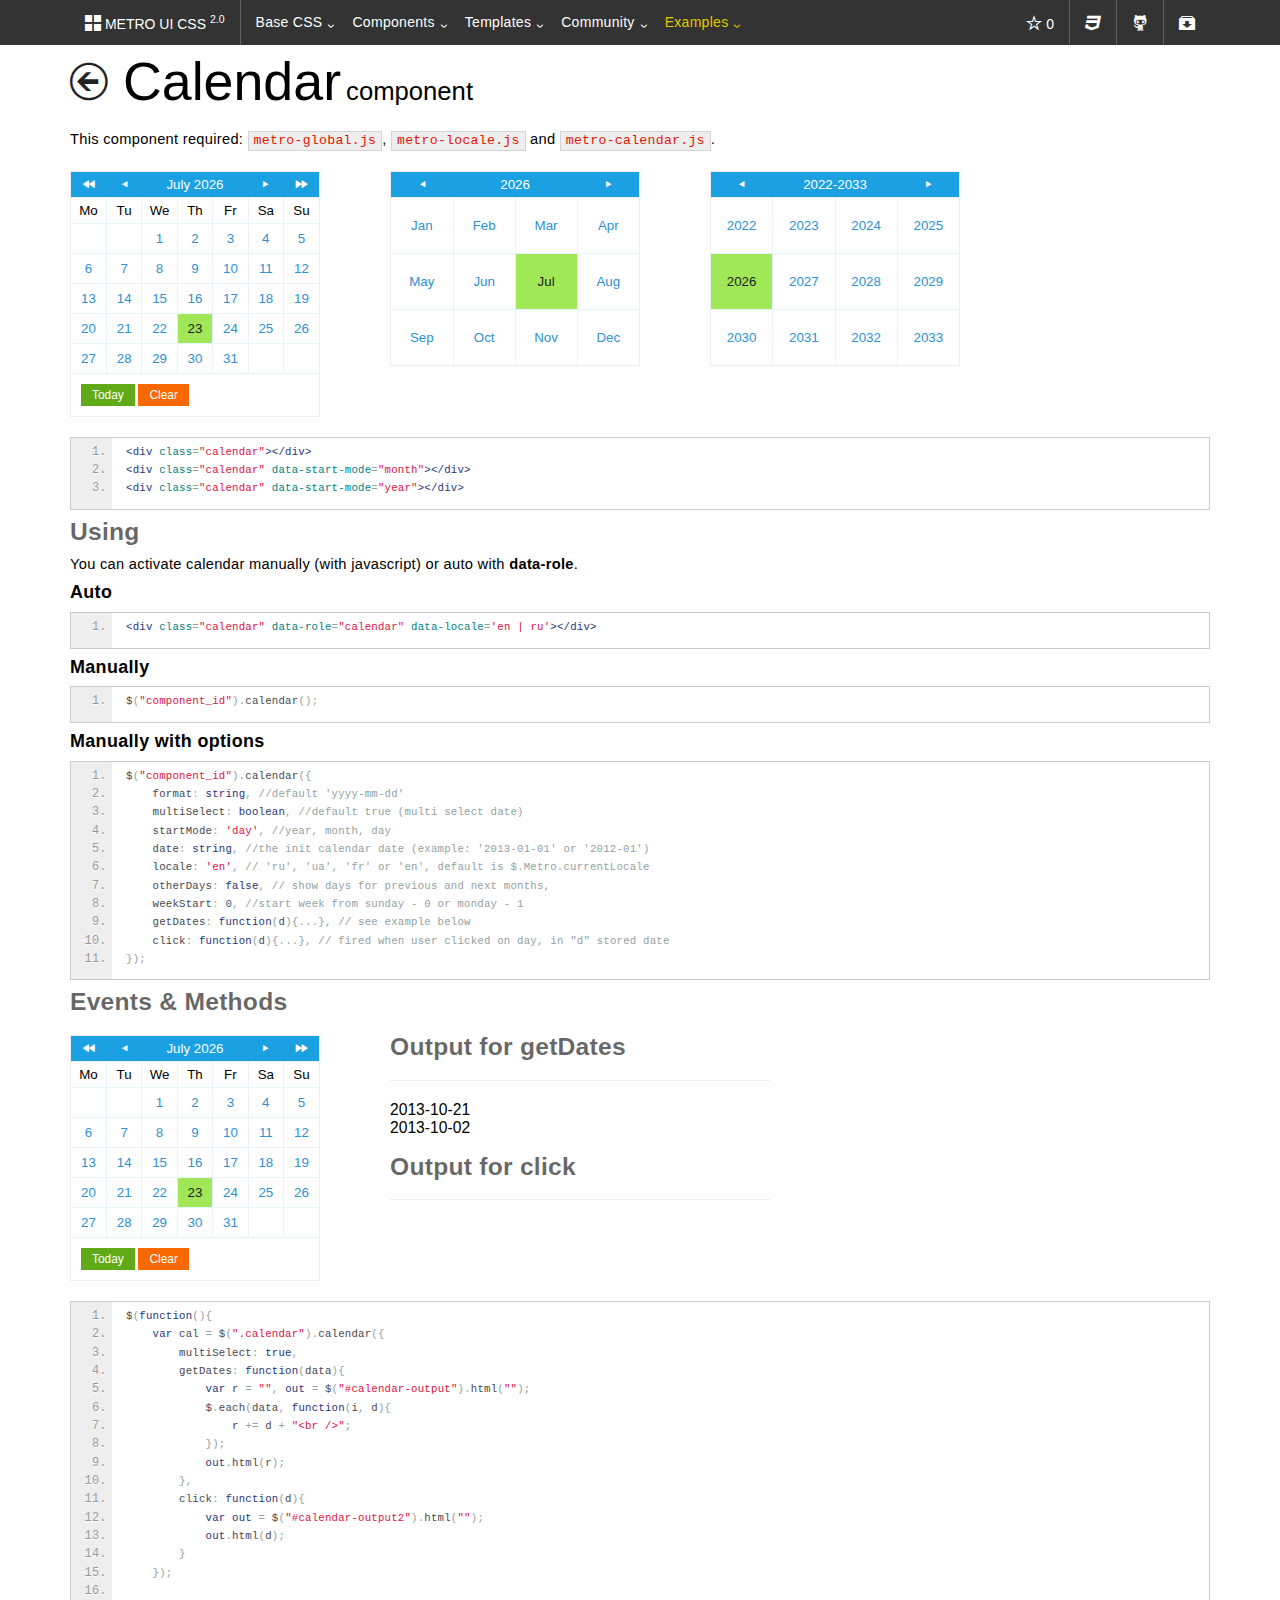
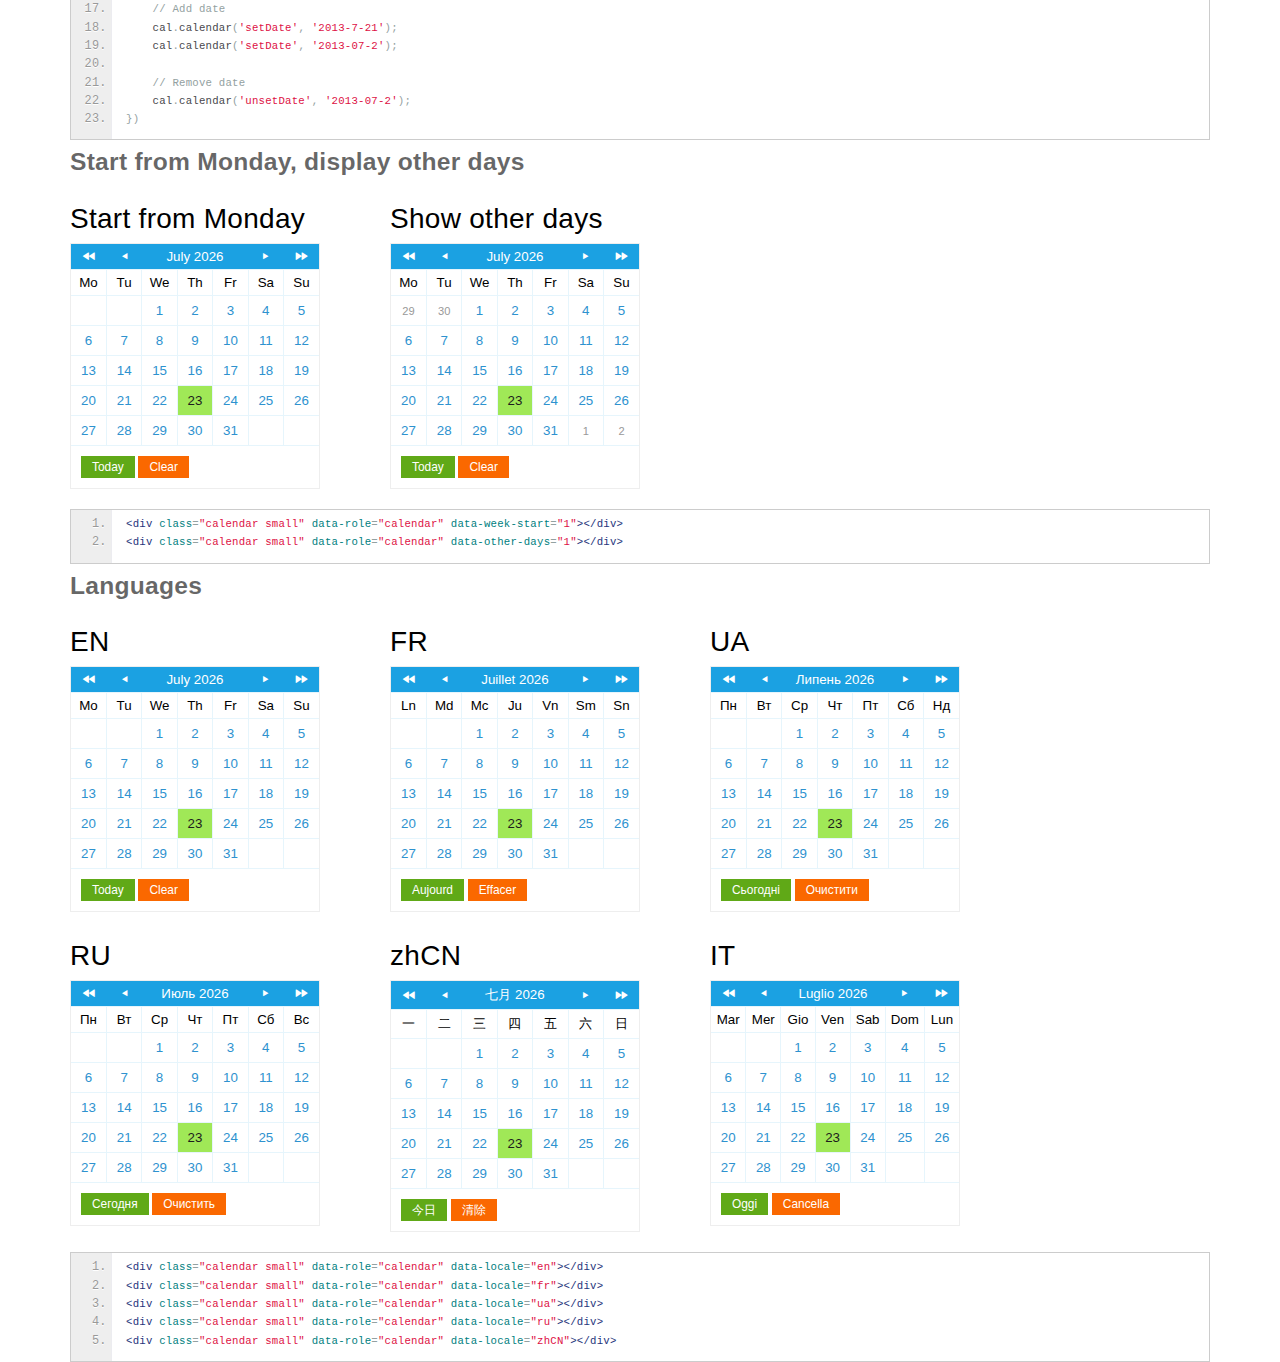
<file: docs/calendar.html>
<!DOCTYPE html>
<html  lang="en">
<head>
    <meta charset="utf-8">
    <meta name="viewport" content="width=device-width, initial-scale=1.0, maximum-scale=1.0, user-scalable=no">

    <meta name="product" content="Metro UI CSS Framework">
    <meta name="description" content="Simple responsive css framework">
    <meta name="author" content="Sergey S. Pimenov, Ukraine, Kiev">

    <link href="css/metro-bootstrap.css" rel="stylesheet">
    <link href="css/metro-bootstrap-responsive.css" rel="stylesheet">
    <link href="css/docs.css" rel="stylesheet">
    <link href="js/prettify/prettify.css" rel="stylesheet">

    <!-- Load JavaScript Libraries -->
    <script src="js/jquery/jquery.min.js"></script>
    <script src="js/jquery/jquery.widget.min.js"></script>
    <script src="js/jquery/jquery.mousewheel.js"></script>
    <script src="js/prettify/prettify.js"></script>

    <!-- Metro UI CSS JavaScript plugins -->
    <script src="js/load-metro.js"></script>

    <!-- Local JavaScript -->
    <script src="js/docs.js"></script>
    <script src="js/github.info.js"></script>

    <script>
        METRO_LOCALE = 'en';
        METRO_WEEK_START = 1;
    </script>

    <title>Metro UI CSS : Metro Bootstrap CSS Library</title>
</head>
<body class="metro">
    <header class="bg-dark" data-load="header.html"></header>

    <div class="container">
                <h1>
                    <a href="/"><i class="icon-arrow-left-3 fg-darker smaller"></i></a>
                    Calendar<small class="on-right">component</small>
                </h1>

                <p>
                    This component required: <code>metro-global.js</code>, <code>metro-locale.js</code> and <code>metro-calendar.js</code>.
                </p>

                <div class="example1">
                    <div class="grid">
                        <div class="row">
                            <div class="span4"><div class="calendar small" data-role="calendar" ></div></div>
                            <div class="span4"><div class="calendar small" data-role="calendar" data-start-mode="month"></div></div>
                            <div class="span4"><div class="calendar small" data-role="calendar" data-start-mode="year"></div></div>
                        </div>
                    </div>
                </div>
<pre class="prettyprint linenums">
&lt;div class="calendar"&gt;&lt;/div&gt;
&lt;div class="calendar" data-start-mode="month"&gt;&lt;/div&gt;
&lt;div class="calendar" data-start-mode="year"&gt;&lt;/div&gt;
</pre>


                <h3>Using</h3>
                <p>
                    You can activate calendar manually (with javascript) or auto with <strong>data-role</strong>.
                </p>
                <h4>Auto</h4>
<pre class="prettyprint linenums">
&lt;div class="calendar" data-role="calendar" data-locale='en | ru'&gt;&lt;/div&gt;
</pre>
                <h4>Manually</h4>
<pre class="prettyprint linenums">
$("component_id").calendar();
</pre>

                <h4>Manually with options</h4>
<pre class="prettyprint linenums">
$("component_id").calendar({
    format: string, //default 'yyyy-mm-dd'
    multiSelect: boolean, //default true (multi select date)
    startMode: 'day', //year, month, day
    date: string, //the init calendar date (example: '2013-01-01' or '2012-01')
    locale: 'en', // 'ru', 'ua', 'fr' or 'en', default is $.Metro.currentLocale
    otherDays: false, // show days for previous and next months,
    weekStart: 0, //start week from sunday - 0 or monday - 1
    getDates: function(d){...}, // see example below
    click: function(d){...}, // fired when user clicked on day, in "d" stored date
});
</pre>

                <h3>Events &amp; Methods</h3>
                <div class="example1">
                    <div class="grid">
                        <div class="row">
                            <div class="span4">
                                <div class="calendar" id="cal-events"></div>
                            </div>
                            <div class="span5">
                                <h3 class="no-margin">Output for getDates</h3>
                                <hr />
                                <div id="calendar-output"></div>

                                <br />
                                <h3 class="no-margin">Output for click</h3>
                                <hr />
                                <div id="calendar-output2"></div>
                            </div>
                        </div>
                    </div>
                    <script>
                        $(function(){
                            var cal = $("#cal-events").calendar({
                                multiSelect: true,
                                getDates: function(data){
                                    var r = "", out = $("#calendar-output").html("");
                                    $.each(data, function(i, d){
                                        r += d + "<br />";
                                    });

                                    out.html(r);
                                },

                                click: function(d){
                                    var out = $("#calendar-output2").html("");
                                    out.html(d);
                                }


                            });

                            cal.calendar('setDate', '2013-10-21');
                            cal.calendar('setDate', '2013-10-2');
                        })
                    </script>
                </div>
<pre class="prettyprint linenums">
$(function(){
    var cal = $(".calendar").calendar({
        multiSelect: true,
        getDates: function(data){
            var r = "", out = $("#calendar-output").html("");
            $.each(data, function(i, d){
                r += d + "&lt;br /&gt;";
            });
            out.html(r);
        },
        click: function(d){
            var out = $("#calendar-output2").html("");
            out.html(d);
        }
    });

    // Add date
    cal.calendar('setDate', '2013-7-21');
    cal.calendar('setDate', '2013-07-2');

    // Remove date
    cal.calendar('unsetDate', '2013-07-2');
})
</pre>
                <h3>Start from Monday, display other days</h3>
                <div class="example1">
                    <div class="grid ">
                        <div class="row">
                            <div class="span4"><h2>Start from Monday</h2><div class="calendar small" data-role="calendar" data-locale="en" data-week-start="1"></div></div>
                            <div class="span4"><h2>Show other days</h2><div class="calendar small" data-role="calendar" data-locale="en" data-other-days="1"></div></div>
                        </div>
                    </div>
                </div>
<pre class="prettyprint linenums">
&lt;div class="calendar small" data-role="calendar" data-week-start="1"&gt;&lt;/div&gt;
&lt;div class="calendar small" data-role="calendar" data-other-days="1"&gt;&lt;/div&gt;
</pre>

                <h3>Languages</h3>
                <div class="example1">
                    <div class="grid ">
                        <div class="row">
                            <div class="span4"><h2>EN</h2><div class="calendar small" data-role="calendar" data-locale="en"></div></div>
                            <div class="span4"><h2>FR</h2><div class="calendar small" data-role="calendar" data-locale="fr"></div></div>
                            <div class="span4"><h2>UA</h2><div class="calendar small" data-role="calendar" data-locale="ua"></div></div>
                        </div>
                        <div class="row">
                            <div class="span4"><h2>RU</h2><div class="calendar small" data-role="calendar" data-locale="ru"></div></div>
                            <div class="span4"><h2>zhCN</h2><div class="calendar small" data-role="calendar" data-locale="zhCN"></div></div>
                            <div class="span4"><h2>IT</h2><div class="calendar small" data-role="calendar" data-locale="it"></div></div>
                        </div>
                    </div>
                </div>
<pre class="prettyprint linenums">
&lt;div class="calendar small" data-role="calendar" data-locale="en"&gt;&lt;/div&gt;
&lt;div class="calendar small" data-role="calendar" data-locale="fr"&gt;&lt;/div&gt;
&lt;div class="calendar small" data-role="calendar" data-locale="ua"&gt;&lt;/div&gt;
&lt;div class="calendar small" data-role="calendar" data-locale="ru"&gt;&lt;/div&gt;
&lt;div class="calendar small" data-role="calendar" data-locale="zhCN"&gt;&lt;/div&gt;
</pre>


    </div>

    <script src="js/hitua.js"></script>

</body>
</html>
</file>
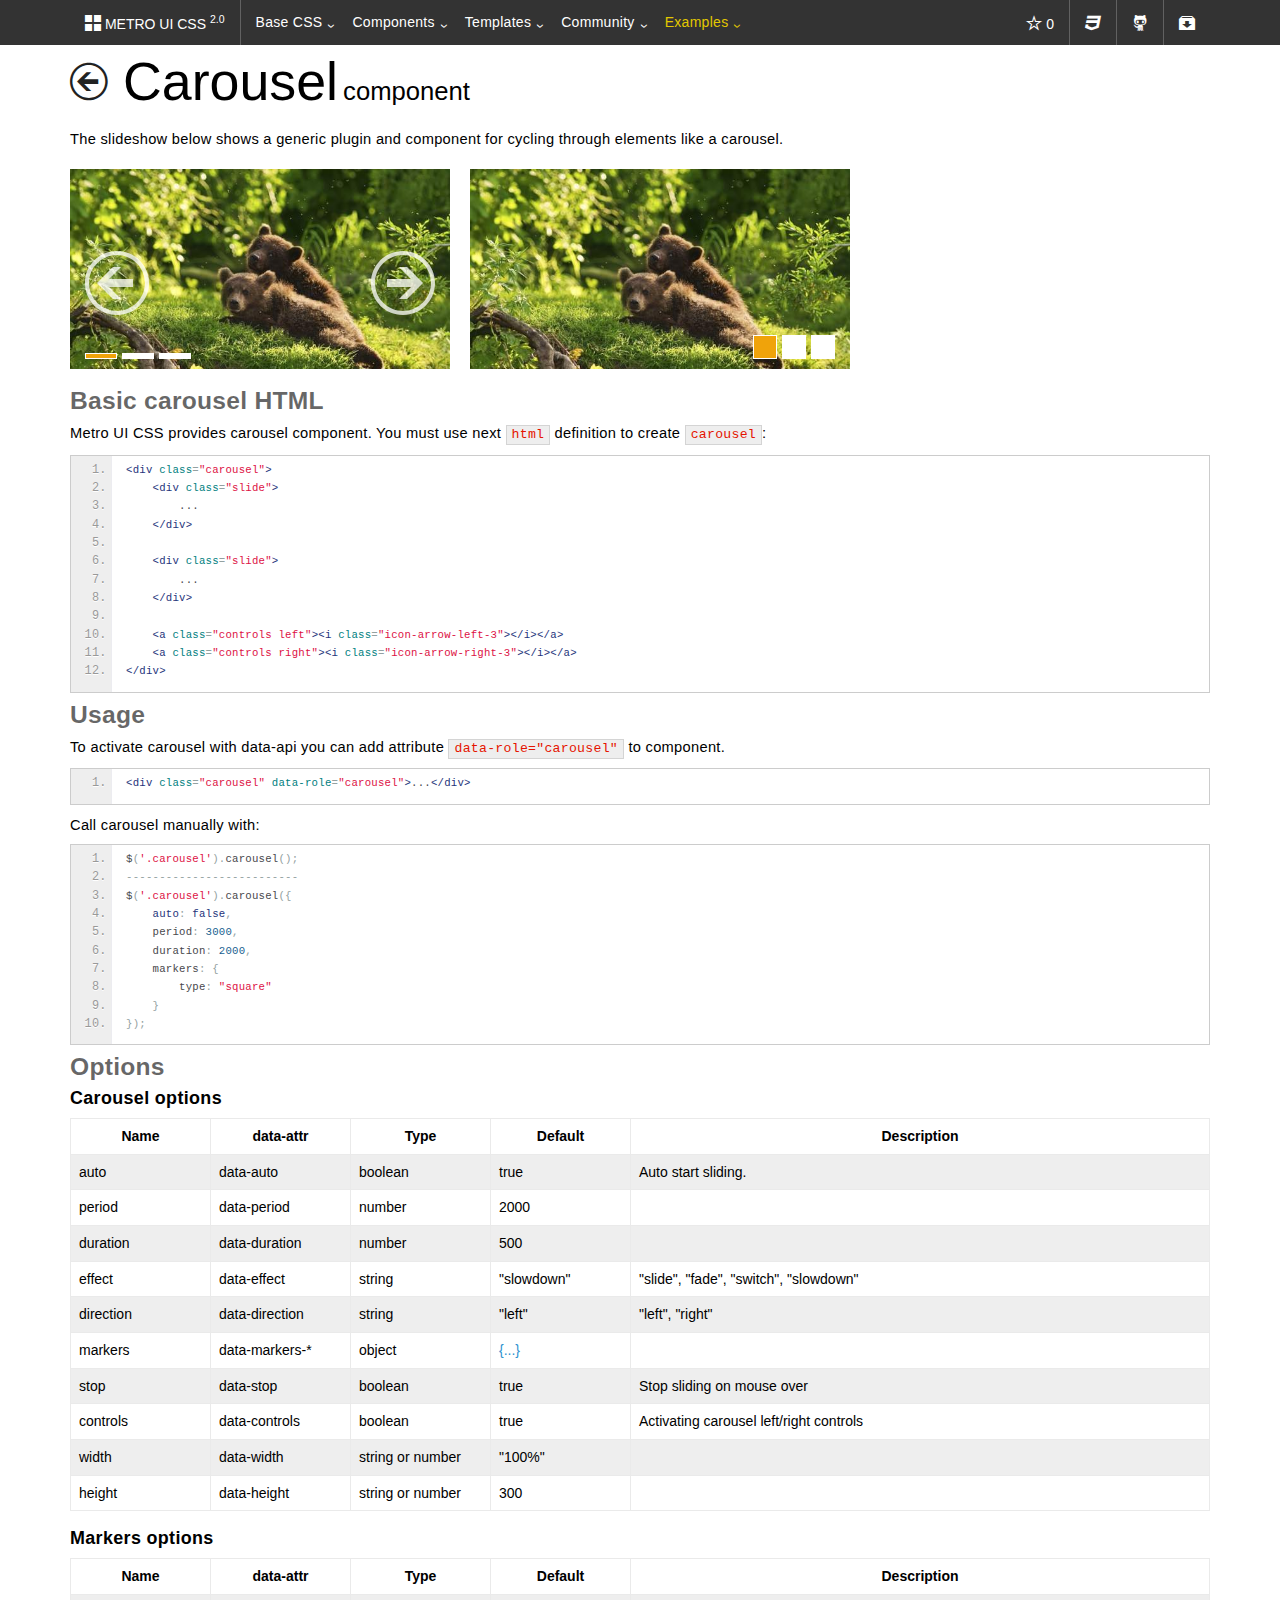
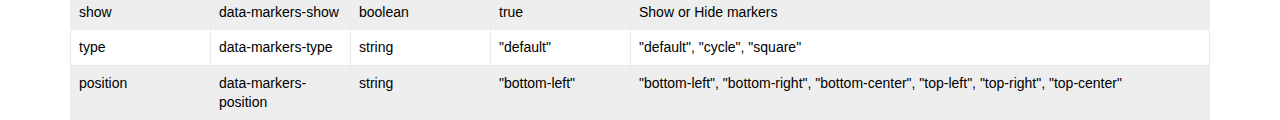
<file: docs/carousel.html>
<!DOCTYPE html>
<html>
<head>
    <meta charset="utf-8">
    <meta name="viewport" content="width=device-width, initial-scale=1.0, maximum-scale=1.0, user-scalable=no">
    <meta name="product" content="Metro UI CSS Framework">
    <meta name="description" content="Simple responsive css framework">
    <meta name="author" content="Sergey S. Pimenov, Ukraine, Kiev">

    <link href="css/metro-bootstrap.css" rel="stylesheet">
    <link href="css/metro-bootstrap-responsive.css" rel="stylesheet">
    <link href="css/docs.css" rel="stylesheet">
    <link href="js/prettify/prettify.css" rel="stylesheet">


    <!-- Load JavaScript Libraries -->
    <script src="js/jquery/jquery.min.js"></script>
    <script src="js/jquery/jquery.widget.min.js"></script>
    <script src="js/jquery/jquery.mousewheel.js"></script>
    <script src="js/prettify/prettify.js"></script>

    <!-- Metro UI CSS JavaScript plugins -->
    <script src="js/load-metro.js"></script>

    <!-- Local JavaScript -->
    <script src="js/docs.js"></script>
    <script src="js/github.info.js"></script>

    <title>Metro UI CSS : Metro Bootstrap CSS Library</title>
</head>
<body class="metro">
    <header class="bg-dark" data-load="header.html"></header>

    <div class="container">
                <h1>
                    <a href="/"><i class="icon-arrow-left-3 fg-darker smaller"></i></a>
                    Carousel<small class="on-right">component</small>
                </h1>

                <p class="description">
                    The slideshow below shows a generic plugin and component for cycling through elements like a carousel.
                </p>

                    <div class="grid">
                        <div class="row">
                            <div class="span5">
                                <div class="carousel" id="carousel1">
                                    <div class="slide">
                                        <img src="images/1.jpg" class="cover1" />
                                    </div>

                                    <div class="slide">
                                        <img src="images/2.jpg" class="cover1" />
                                    </div>

                                    <div class="slide">
                                        <img src="images/3.jpg" class="cover1"/>
                                    </div>

                                    <a class="controls left"><i class="icon-arrow-left-3"></i></a>
                                    <a class="controls right"><i class="icon-arrow-right-3"></i></a>
                                </div>
                                <script>
                                    $(function(){
                                        $("#carousel1").carousel({
                                            height: 200
                                        });
                                    })
                                </script>
                            </div>
                            <div class="span5">
                                <div class="carousel" id="carousel2">
                                    <div class="slide">
                                        <img src="images/1.jpg" class="cover1" />
                                    </div>

                                    <div class="slide">
                                        <img src="images/2.jpg" class="cover1" />
                                    </div>

                                    <div class="slide">
                                        <img src="images/3.jpg" class="cover1"/>
                                    </div>
                                </div>
                                <script>
                                    $(function(){
                                        $("#carousel2").carousel({
                                            height: 200,
                                            effect: 'fade',
                                            markers: {
                                                show: true,
                                                type: 'square',
                                                position: 'bottom-right'
                                            }
                                        });
                                    })
                                </script>
                            </div>
                        </div>
                    </div>


                <h3 id="_basic">Basic carousel HTML</h3>
                <p class="description">
                    Metro UI CSS provides carousel component. You must use next <code>html</code> definition to create <code>carousel</code>:
                </p>
<pre class="prettyprint linenums">
&lt;div class="carousel"&gt;
    &lt;div class="slide"&gt;
        ...
    &lt;/div&gt;

    &lt;div class="slide"&gt;
        ...
    &lt;/div&gt;

    &lt;a class="controls left"&gt;&lt;i class="icon-arrow-left-3"&gt;&lt;/i&gt;&lt;/a&gt;
    &lt;a class="controls right"&gt;&lt;i class="icon-arrow-right-3"&gt;&lt;/i&gt;&lt;/a&gt;
&lt;/div&gt;
</pre>

                <h3 id="_usage">Usage</h3>
                <p class="description">
                    To activate carousel with data-api you can add attribute <code>data-role="carousel"</code> to component.
                </p>
<pre class="prettyprint linenums">
&lt;div class="carousel" data-role="carousel"&gt;...&lt;/div&gt;
</pre>

                <p class="description">
                    Call carousel manually with:
                </p>
<pre class="prettyprint linenums">
$('.carousel').carousel();
--------------------------
$('.carousel').carousel({
    auto: false,
    period: 3000,
    duration: 2000,
    markers: {
        type: "square"
    }
});
</pre>

                <h3 id="_options">Options</h3>
                <h4>Carousel options</h4>
                <table class="table striped bordered">
                    <thead>
                    <tr>
                        <th class="span2">Name</th>
                        <th class="span2">data-attr</th>
                        <th class="span2">Type</th>
                        <th class="span2">Default</th>
                        <th>Description</th>
                    </tr>
                    </thead>
                    <tbody>
                    <tr>
                        <td>auto</td>
                        <td>data-auto</td>
                        <td>boolean</td>
                        <td>true</td>
                        <td>Auto start sliding.</td>
                    </tr>
                    <tr>
                        <td>period</td>
                        <td>data-period</td>
                        <td>number</td>
                        <td>2000</td>
                        <td></td>
                    </tr>
                    <tr>
                        <td>duration</td>
                        <td>data-duration</td>
                        <td>number</td>
                        <td>500</td>
                        <td></td>
                    </tr>
                    <tr>
                        <td>effect</td>
                        <td>data-effect</td>
                        <td>string</td>
                        <td>"slowdown"</td>
                        <td>"slide", "fade", "switch", "slowdown"</td>
                    </tr>
                    <tr>
                        <td>direction</td>
                        <td>data-direction</td>
                        <td>string</td>
                        <td>"left"</td>
                        <td>"left", "right"</td>
                    </tr>
                    <tr>
                        <td>markers</td>
                        <td>data-markers-*</td>
                        <td>object</td>
                        <td><a href="#_options-markers">{...}</a></td>
                        <td></td>
                    </tr>
                    <tr>
                        <td>stop</td>
                        <td>data-stop</td>
                        <td>boolean</td>
                        <td>true</td>
                        <td>Stop sliding on mouse over</td>
                    </tr>
                    <tr>
                        <td>controls</td>
                        <td>data-controls</td>
                        <td>boolean</td>
                        <td>true</td>
                        <td>Activating carousel left/right controls</td>
                    </tr>
                    <tr>
                        <td>width</td>
                        <td>data-width</td>
                        <td>string or number</td>
                        <td>"100%"</td>
                        <td></td>
                    </tr>
                    <tr>
                        <td>height</td>
                        <td>data-height</td>
                        <td>string or number</td>
                        <td>300</td>
                        <td></td>
                    </tr>
                    </tbody>
                </table>
                <h4 id="_options-markers">Markers options</h4>
                <table class="table striped bordered">
                    <thead>
                    <tr>
                        <th class="span2">Name</th>
                        <th class="span2">data-attr</th>
                        <th class="span2">Type</th>
                        <th class="span2">Default</th>
                        <th>Description</th>
                    </tr>
                    </thead>
                    <tbody>
                    <tr>
                        <td>show</td>
                        <td>data-markers-show</td>
                        <td>boolean</td>
                        <td>true</td>
                        <td>Show or Hide markers</td>
                    </tr>
                    <tr>
                        <td>type</td>
                        <td>data-markers-type</td>
                        <td>string</td>
                        <td>"default"</td>
                        <td>"default", "cycle", "square"</td>
                    </tr>
                    <tr>
                        <td>position</td>
                        <td>data-markers-position</td>
                        <td>string</td>
                        <td>"bottom-left"</td>
                        <td>"bottom-left", "bottom-right", "bottom-center", "top-left", "top-right", "top-center"</td>
                    </tr>
                    </tbody>
                </table>

    </div>

    <script src="js/hitua.js"></script>

</body>
</html>
</file>
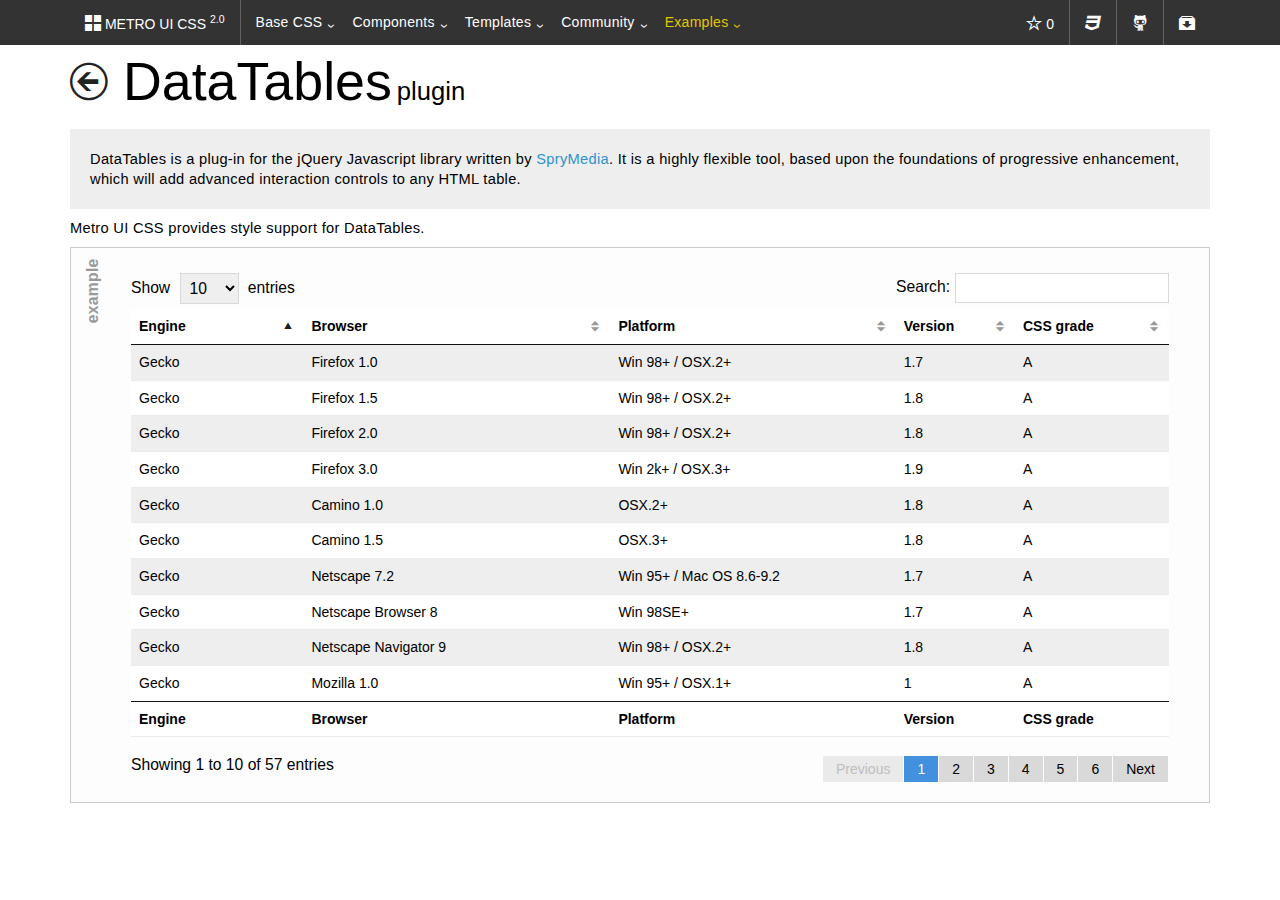
<file: docs/dataTables.html>
<!DOCTYPE html>
<html>
<head>
    <meta charset="utf-8">
    <meta name="viewport" content="width=device-width, initial-scale=1.0, maximum-scale=1.0, user-scalable=no">
    <meta name="product" content="Metro UI CSS Framework">
    <meta name="description" content="Simple responsive css framework">
    <meta name="author" content="Sergey S. Pimenov, Ukraine, Kiev">

    <link href="css/metro-bootstrap.css" rel="stylesheet">
    <link href="css/metro-bootstrap-responsive.css" rel="stylesheet">
    <link href="css/docs.css" rel="stylesheet">
    <link href="js/prettify/prettify.css" rel="stylesheet">

    <!-- Load JavaScript Libraries -->
    <script src="js/jquery/jquery.min.js"></script>
    <script src="js/jquery/jquery.widget.min.js"></script>
    <script src="js/jquery/jquery.mousewheel.js"></script>
    <script src="js/jquery/jquery.dataTables.js"></script>
    <script src="js/prettify/prettify.js"></script>

    <!-- Metro UI CSS JavaScript plugins -->
    <script src="js/load-metro.js"></script>

    <!-- Local JavaScript -->
    <script src="js/docs.js"></script>
    <script src="js/github.info.js"></script>

    <title>Metro UI CSS : Metro Bootstrap CSS Library</title>
</head>
<body class="metro">
    <header class="bg-dark" data-load="header.html"></header>
    <div class="container">
        <h1>
            <a href="/"><i class="icon-arrow-left-3 fg-darker smaller"></i></a>
            DataTables<small class="on-right">plugin</small>
        </h1>

        <p class="padding20 bg-grayLighter">
            DataTables is a plug-in for the jQuery Javascript library written by <a href="http://www.sprymedia.co.uk/">SpryMedia</a>. It is a highly flexible tool, based upon the foundations of progressive enhancement, which will add advanced interaction controls to any HTML table.
        </p>

        <p class="description">
            Metro UI CSS provides style support for DataTables.
        </p>

        <div class="example">
            <table class="table striped hovered dataTable" id="dataTables-1">
                <thead>
                <tr>
                    <th class="text-left">Engine</th>
                    <th class="text-left">Browser</th>
                    <th class="text-left">Platform</th>
                    <th class="text-left">Version</th>
                    <th class="text-left">CSS grade</th>
                </tr>
                </thead>

                <tbody>
                </tbody>

                <tfoot>
                <tr>
                    <th class="text-left">Engine</th>
                    <th class="text-left">Browser</th>
                    <th class="text-left">Platform</th>
                    <th class="text-left">Version</th>
                    <th class="text-left">CSS grade</th>
                </tr>
                </tfoot>
            </table>

            <script>
                $(function(){
                    $('#dataTables-1').dataTable( {
                        "bProcessing": true,
                        "sAjaxSource": "data/dataTables-objects.txt",
                        "aoColumns": [
                            { "mData": "engine" },
                            { "mData": "browser" },
                            { "mData": "platform" },
                            { "mData": "version" },
                            { "mData": "grade" }
                        ]
                    } );
                });
            </script>
        </div>
    </div>

    <script src="js/hitua.js"></script>

</body>
</html>
</file>
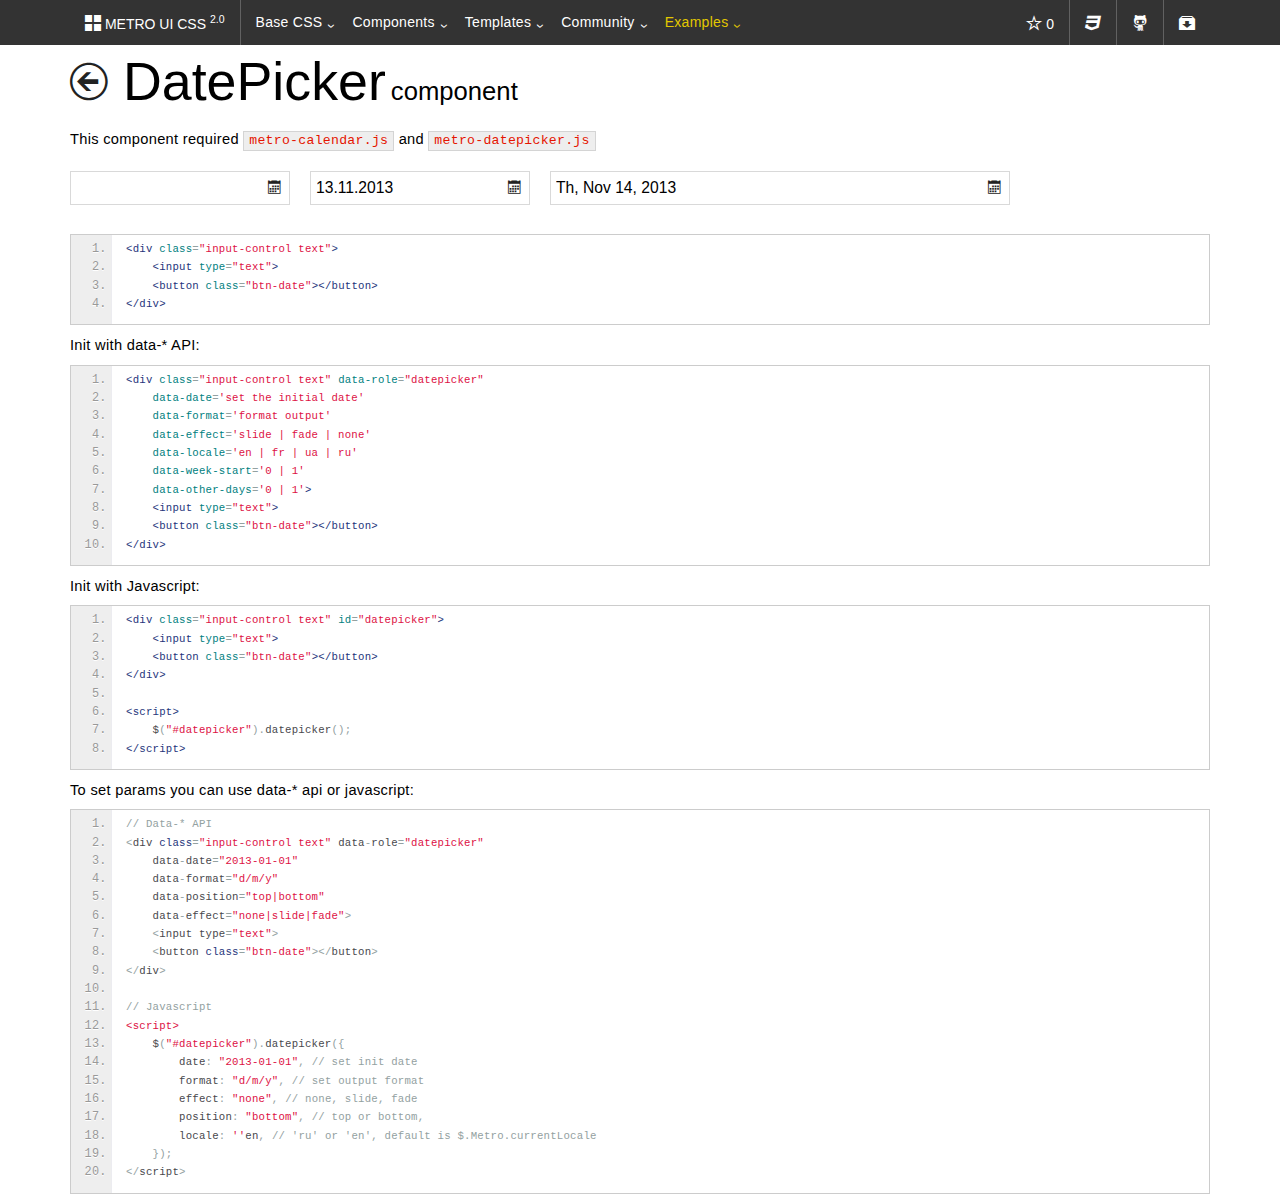
<file: docs/datepicker.html>
<!DOCTYPE html>
<html>
<head>
    <meta charset="utf-8">
    <meta name="viewport" content="width=device-width, initial-scale=1.0, maximum-scale=1.0, user-scalable=no">
    <meta name="product" content="Metro UI CSS Framework">
    <meta name="description" content="Simple responsive css framework">
    <meta name="author" content="Sergey S. Pimenov, Ukraine, Kiev">

    <link href="css/metro-bootstrap.css" rel="stylesheet">
    <link href="css/metro-bootstrap-responsive.css" rel="stylesheet">
    <link href="css/docs.css" rel="stylesheet">
    <link href="js/prettify/prettify.css" rel="stylesheet">

    <!-- Load JavaScript Libraries -->
    <script src="js/jquery/jquery.min.js"></script>
    <script src="js/jquery/jquery.widget.min.js"></script>
    <script src="js/jquery/jquery.mousewheel.js"></script>
    <script src="js/prettify/prettify.js"></script>

    <!-- Metro UI CSS JavaScript plugins -->
    <script>
        //METRO_LOCALE = 'en';
    </script>
    <script src="js/load-metro.js"></script>

    <!-- Local JavaScript -->
    <script src="js/docs.js"></script>
    <script src="js/github.info.js"></script>

    <title>Metro UI CSS : Metro Bootstrap CSS Library</title>
</head>
<body class="metro">
    <header class="bg-dark" data-load="header.html"></header>

    <div class="container">
                <h1>
                    <a href="/"><i class="icon-arrow-left-3 fg-darker smaller"></i></a>
                    DatePicker<small class="on-right">component</small>
                </h1>


                <p>
                    This component required <code>metro-calendar.js</code> and <code>metro-datepicker.js</code>
                </p>
                <div class="example1">

                    <div class="grid ">
                        <div class="row">
                            <div class="span3">
                                <div class="input-control text" data-role="datepicker" data-week-start="1">
                                    <input type="text">
                                    <button class="btn-date"></button>
                                </div>
                            </div>
                            <div class="span3">
                                <div class="input-control text" data-role="datepicker" data-date="2013-11-13" data-effect="slide" data-other-days="1">
                                    <input type="text">
                                    <button class="btn-date"></button>
                                </div>
                            </div>
                            <div class="span6">
                                <div class="input-control text" data-role="datepicker" data-date="2013-11-14" data-format="dddd, mmmm d, yyyy" data-effect="fade">
                                    <input type="text">
                                    <button class="btn-date"></button>
                                </div>
                            </div>
                        </div>
                    </div>

                </div>
<pre class="prettyprint linenums">
&lt;div class="input-control text"&gt;
    &lt;input type="text"&gt;
    &lt;button class="btn-date"&gt;&lt;/button&gt;
&lt;/div&gt;
</pre>
                <p>
                    Init with data-* API:
                </p>
<pre class="prettyprint linenums">
&lt;div class="input-control text" data-role="datepicker"
    data-date='set the initial date'
    data-format='format output'
    data-effect='slide | fade | none'
    data-locale='en | fr | ua | ru'
    data-week-start='0 | 1'
    data-other-days='0 | 1'&gt;
    &lt;input type="text"&gt;
    &lt;button class="btn-date"&gt;&lt;/button&gt;
&lt;/div&gt;
</pre>
                <p>
                    Init with Javascript:
                </p>
<pre class="prettyprint linenums">
&lt;div class="input-control text" id="datepicker"&gt;
    &lt;input type="text"&gt;
    &lt;button class="btn-date"&gt;&lt;/button&gt;
&lt;/div&gt;

&lt;script&gt;
    $("#datepicker").datepicker();
&lt;/script&gt;
</pre>

                <p>To set params you can use data-* api or javascript:</p>
<pre class="prettyprint linenums">
// Data-* API
&lt;div class="input-control text" data-role="datepicker"
    data-date="2013-01-01"
    data-format="d/m/y"
    data-position="top|bottom"
    data-effect="none|slide|fade"&gt;
    &lt;input type="text"&gt;
    &lt;button class="btn-date"&gt;&lt;/button&gt;
&lt;/div&gt;

// Javascript
&lt;script&gt;
    $("#datepicker").datepicker({
        date: "2013-01-01", // set init date
        format: "d/m/y", // set output format
        effect: "none", // none, slide, fade
        position: "bottom", // top or bottom,
        locale: ''en, // 'ru' or 'en', default is $.Metro.currentLocale
    });
&lt;/script&gt;
</pre>

    </div>

    <script src="js/hitua.js"></script>

</body>
</html>
</file>
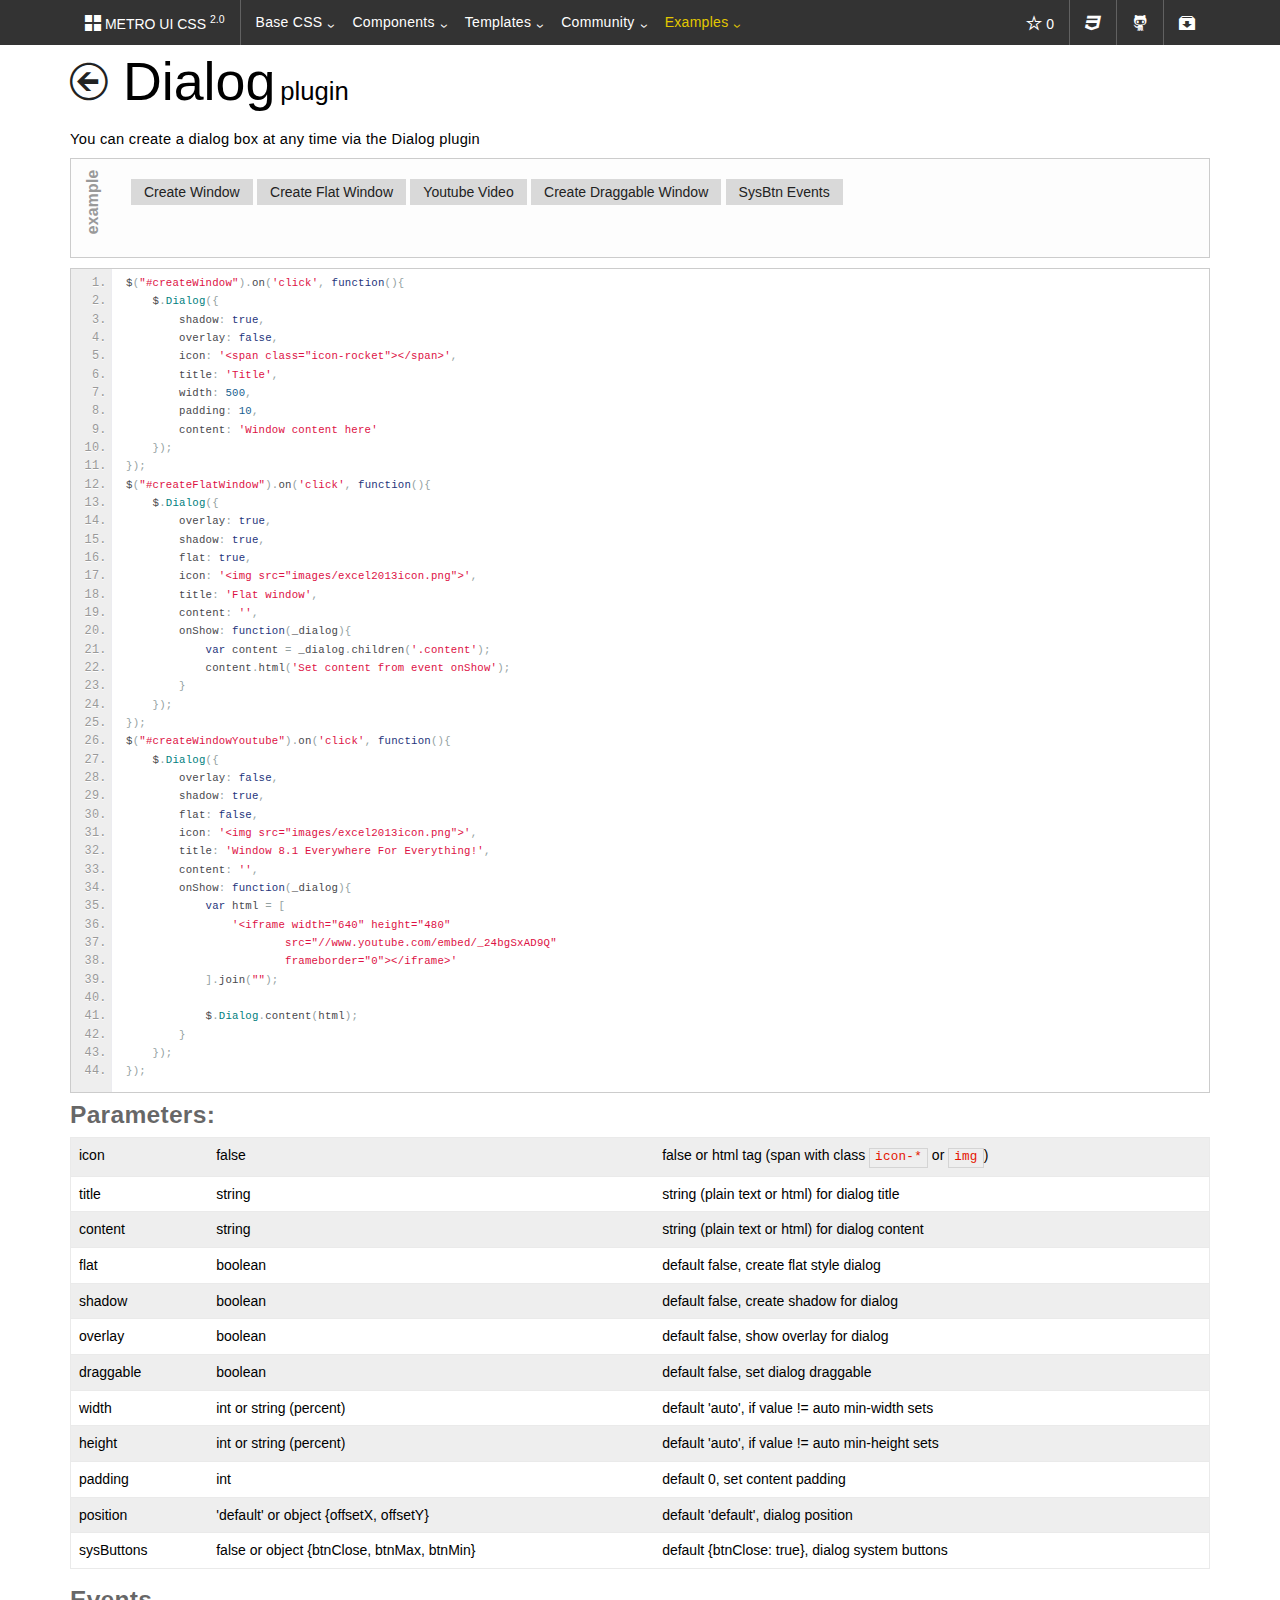
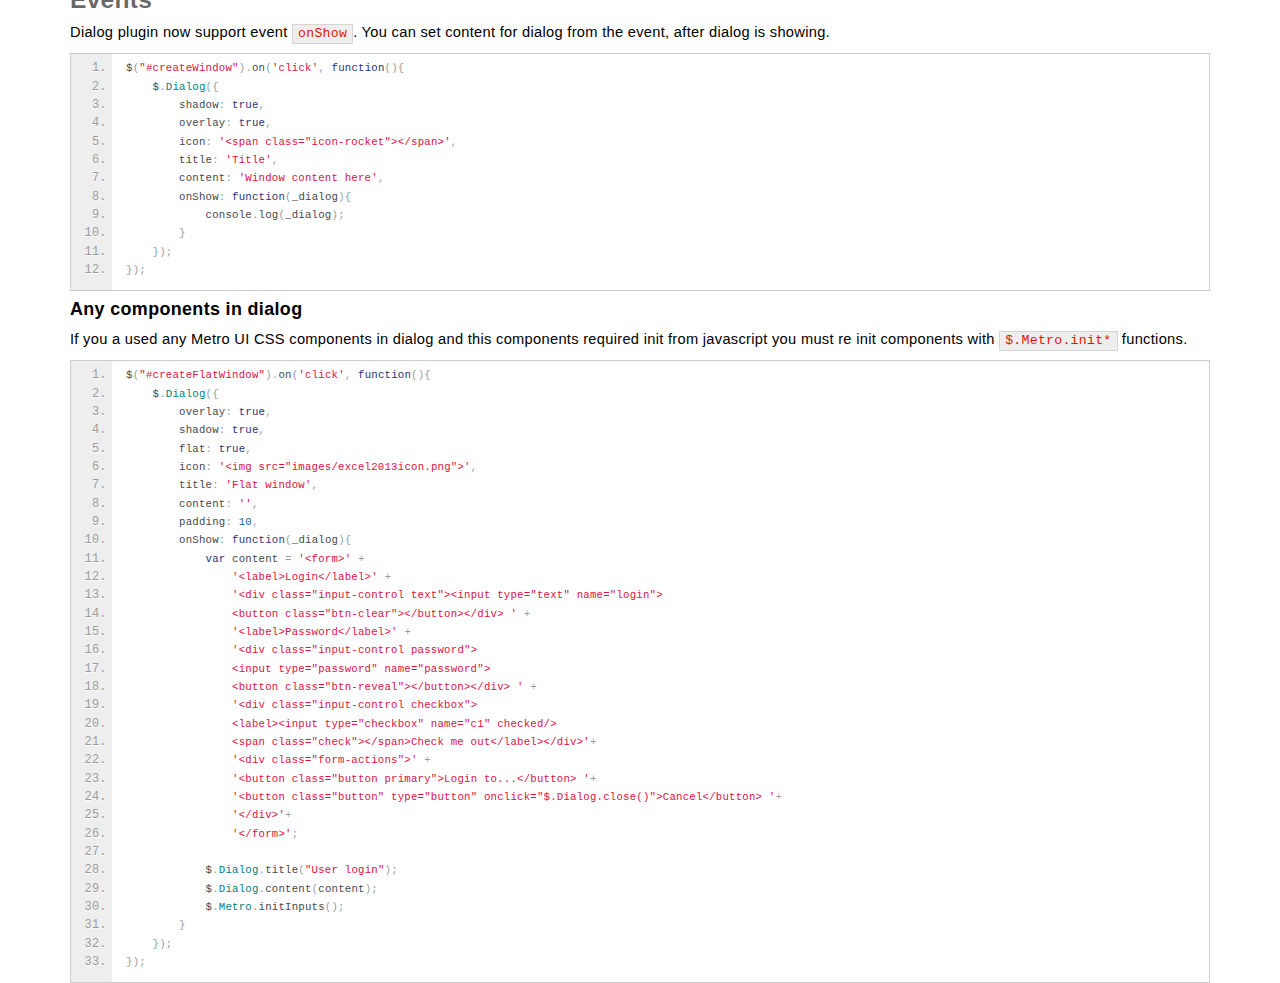
<file: docs/dialog.html>
<!DOCTYPE html>
<html>
<head>
    <meta charset="utf-8">
    <meta name="viewport" content="width=device-width, initial-scale=1.0, maximum-scale=1.0, user-scalable=no">
    <meta name="product" content="Metro UI CSS Framework">
    <meta name="description" content="Simple responsive css framework">
    <meta name="author" content="Sergey S. Pimenov, Ukraine, Kiev">

    <link href="css/metro-bootstrap.css" rel="stylesheet">
    <link href="css/metro-bootstrap-responsive.css" rel="stylesheet">
    <link href="css/docs.css" rel="stylesheet">
    <link href="js/prettify/prettify.css" rel="stylesheet">

    <!-- Load JavaScript Libraries -->
    <script src="js/jquery/jquery.min.js"></script>
    <script src="js/jquery/jquery.widget.min.js"></script>
    <script src="js/jquery/jquery.mousewheel.js"></script>
    <script src="js/prettify/prettify.js"></script>

    <!-- Metro UI CSS JavaScript plugins -->
    <script src="js/load-metro.js"></script>

    <!-- Local JavaScript -->
    <script src="js/docs.js"></script>
    <script src="js/github.info.js"></script>

    <title>Metro UI CSS : Metro Bootstrap CSS Library</title>
</head>
<body class="metro">
    <header class="bg-dark" data-load="header.html"></header>
    <div class="container">
                <h1>
                    <a href="/"><i class="icon-arrow-left-3 fg-darker smaller"></i></a>
                    Dialog<small class="on-right">plugin</small>
                </h1>

                <p class="description">
                    You can create a dialog box at any time via the Dialog plugin
                </p>
                <div class="example">
                    <button class="button" id="createWindow">Create Window</button>
                    <button class="button" id="createFlatWindow">Create Flat Window</button>
                    <button class="button" id="createWindowYoutube">Youtube Video</button>
                    <button class="button" id="createWindowDraggable">Create Draggable Window</button>
                    <button class="button" id="createSysEventsWindow">SysBtn Events</button>
                </div>
                <script>
                    $(function(){
                        $("#createSysEventsWindow").on('click', function(){
                            $.Dialog({
                                shadow: true,
                                overlay: false,
                                icon: '',
                                title: 'Title',
                                width: 500,
                                padding: 10,
                                content: 'Window content here',
                                draggable: true,
                                sysButtons: {
                                    btnMin: true,
                                    btnMax: true,
                                    btnClose: true
                                },
                                sysBtnCloseClick: function(e){
                                    alert('Close button click');
                                },
                                sysBtnMinClick: function(e){
                                    alert('Min button click');
                                },
                                sysBtnMaxClick: function(e){
                                    alert('Max button click');
                                }
                            });
                        });
                        $("#createWindow").on('click', function(){
                            $.Dialog({
                                shadow: true,
                                overlay: false,
                                icon: '<span class="icon-rocket"></span>',
                                title: 'Title',
                                width: 500,
                                padding: 10,
                                content: 'Window content here'
                            });
                        });
                        $("#createWindowDraggable").on('click', function(){
                            $.Dialog({
                                shadow: true,
                                overlay: false,
                                draggable: true,
                                icon: '<span class="icon-bus"></span>',
                                title: 'Draggable window',
                                width: 500,
                                padding: 10,
                                content: 'This Window is draggable by caption.',
                                onShow: function(){
                                    var content = '<form id="login-form-1">' +
                                            '<label>Login</label>' +
                                            '<div class="input-control text"><input type="text" name="login"><button class="btn-clear"></button></div>' +
                                            '<label>Password</label>'+
                                            '<div class="input-control password"><input type="password" name="password"><button class="btn-reveal"></button></div>' +
                                            '<div class="input-control checkbox"><label><input type="checkbox" name="c1" checked/><span class="check"></span>Check me out</label></div>'+
                                            '<div class="form-actions">' +
                                            '<button class="button primary">Login to...</button>&nbsp;'+
                                            '<button class="button" type="button" onclick="$.Dialog.close()">Cancel</button> '+
                                            '</div>'+
                                            '</form>';

                                    $.Dialog.title("User login");
                                    $.Dialog.content(content);
                                }

                            });
                        });
                        $("#createFlatWindow").on('click', function(){
                            $.Dialog({
                                overlay: true,
                                shadow: true,
                                flat: true,
                                draggable: true,
                                icon: '<img src="images/excel2013icon.png">',
                                title: 'Flat window',
                                content: '',
                                padding: 10,
                                onShow: function(_dialog){
                                    var content = '<form class="user-input">' +
                                            '<label>Login</label>' +
                                            '<div class="input-control text"><input type="text" name="login"><button class="btn-clear"></button></div>' +
                                            '<label>Password</label>'+
                                            '<div class="input-control password"><input type="password" name="password"><button class="btn-reveal"></button></div>' +
                                            '<div class="input-control checkbox"><label><input type="checkbox" name="c1" checked/><span class="check"></span>Check me out</label></div>'+
                                            '<div class="form-actions">' +
                                            '<button class="button primary">Login to...</button>&nbsp;'+
                                            '<button class="button" type="button" onclick="$.Dialog.close()">Cancel</button> '+
                                            '</div>'+
                                            '</form>';

                                    $.Dialog.title("User login");
                                    $.Dialog.content(content);
                                }
                            });
                        });
                        $("#createWindowYoutube").on('click', function(){
                            $.Dialog({
                                overlay: false,
                                shadow: true,
                                flat: false,
                                icon: '<img src="images/excel2013icon.png">',
                                title: 'Window 8.1 Everywhere For Everything!',
                                content: '',
                                onShow: function(_dialog){
                                    var html = [
                                        '<iframe width="640" height="480" src="//www.youtube.com/embed/_24bgSxAD9Q" frameborder="0" allowfullscreen></iframe>'
                                    ].join("");

                                    $.Dialog.content(html);
                                }
                            });
                        });
                    })
                </script>

<pre class="prettyprint linenums">
$("#createWindow").on('click', function(){
    $.Dialog({
        shadow: true,
        overlay: false,
        icon: '&lt;span class="icon-rocket"&gt;&lt;/span&gt;',
        title: 'Title',
        width: 500,
        padding: 10,
        content: 'Window content here'
    });
});
$("#createFlatWindow").on('click', function(){
    $.Dialog({
        overlay: true,
        shadow: true,
        flat: true,
        icon: '&lt;img src="images/excel2013icon.png"&gt;',
        title: 'Flat window',
        content: '',
        onShow: function(_dialog){
            var content = _dialog.children('.content');
            content.html('Set content from event onShow');
        }
    });
});
$("#createWindowYoutube").on('click', function(){
    $.Dialog({
        overlay: false,
        shadow: true,
        flat: false,
        icon: '&lt;img src="images/excel2013icon.png"&gt;',
        title: 'Window 8.1 Everywhere For Everything!',
        content: '',
        onShow: function(_dialog){
            var html = [
                '&lt;iframe width="640" height="480"
                        src="//www.youtube.com/embed/_24bgSxAD9Q"
                        frameborder="0"&gt;&lt;/iframe&gt;'
            ].join("");

            $.Dialog.content(html);
        }
    });
});
</pre>
                <h3>Parameters:</h3>
                <div>
                    <table class="table striped border">
                        <tr>
                            <td>icon</td>
                            <td>false</td>
                            <td>false or html tag (span with class <code>icon-*</code> or <code>img</code>)</td>
                        </tr>
                        <tr>
                            <td>title</td>
                            <td>string</td>
                            <td>string (plain text or html) for dialog title</td>
                        </tr>
                        <tr>
                            <td>content</td>
                            <td>string</td>
                            <td>string (plain text or html) for dialog content</td>
                        </tr>
                        <tr>
                            <td>flat</td>
                            <td>boolean</td>
                            <td>default false, create flat style dialog</td>
                        </tr>
                        <tr>
                            <td>shadow</td>
                            <td>boolean</td>
                            <td>default false, create shadow for dialog</td>
                        </tr>
                        <tr>
                            <td>overlay</td>
                            <td>boolean</td>
                            <td>default false, show overlay for dialog</td>
                        </tr>
                        <tr>
                            <td>draggable</td>
                            <td>boolean</td>
                            <td>default false, set dialog draggable</td>
                        </tr>
                        <tr>
                            <td>width</td>
                            <td>int or string (percent)</td>
                            <td>default 'auto', if value != auto min-width sets</td>
                        </tr>
                        <tr>
                            <td>height</td>
                            <td>int or string (percent)</td>
                            <td>default 'auto', if value != auto min-height sets</td>
                        </tr>
                        <tr>
                            <td>padding</td>
                            <td>int</td>
                            <td>default 0, set content padding</td>
                        </tr>
                        <tr>
                            <td>position</td>
                            <td>'default' or object {offsetX, offsetY}</td>
                            <td>default 'default', dialog position</td>
                        </tr>
                        <tr>
                            <td>sysButtons</td>
                            <td>false or object {btnClose, btnMax, btnMin}</td>
                            <td>default {btnClose: true}, dialog system buttons</td>
                        </tr>
                    </table>
                </div>

                <h3>Events</h3>
                <p class="description">Dialog plugin now support event <code>onShow</code>. You can set content for dialog from the event, after dialog is showing.</p>
<pre class="prettyprint linenums">
$("#createWindow").on('click', function(){
    $.Dialog({
        shadow: true,
        overlay: true,
        icon: '&lt;span class="icon-rocket"&gt;&lt;/span&gt;',
        title: 'Title',
        content: 'Window content here',
        onShow: function(_dialog){
            console.log(_dialog);
        }
    });
});
</pre>
                <h4>Any components in dialog</h4>
                <p>
                    If you a used any Metro UI CSS components in dialog and this components required init from javascript you must re init components with <code>$.Metro.init*</code> functions.
                </p>
<pre class="prettyprint linenums">
$("#createFlatWindow").on('click', function(){
    $.Dialog({
        overlay: true,
        shadow: true,
        flat: true,
        icon: '&lt;img src="images/excel2013icon.png">',
        title: 'Flat window',
        content: '',
        padding: 10,
        onShow: function(_dialog){
            var content = '&lt;form&gt;' +
                '&lt;label&gt;Login&lt;/label&gt;' +
                '&lt;div class="input-control text"&gt;&lt;input type="text" name="login"&gt;
                &lt;button class="btn-clear"&gt;&lt;/button&gt;&lt;/div&gt; ' +
                '&lt;label&gt;Password&lt;/label&gt;' +
                '&lt;div class="input-control password"&gt;
                &lt;input type="password" name="password"&gt;
                &lt;button class="btn-reveal"&gt;&lt;/button&gt;&lt;/div&gt; ' +
                '&lt;div class="input-control checkbox"&gt;
                &lt;label&gt;&lt;input type="checkbox" name="c1" checked/&gt;
                &lt;span class="check"&gt;&lt;/span&gt;Check me out&lt;/label&gt;&lt;/div&gt;'+
                '&lt;div class="form-actions"&gt;' +
                '&lt;button class="button primary"&gt;Login to...&lt;/button&gt;&nbsp;'+
                '&lt;button class="button" type="button" onclick="$.Dialog.close()"&gt;Cancel&lt;/button&gt; '+
                '&lt;/div&gt;'+
                '&lt;/form&gt;';

            $.Dialog.title("User login");
            $.Dialog.content(content);
            $.Metro.initInputs();
        }
    });
});
</pre>

    </div>

    <script src="js/hitua.js"></script>

</body>
</html>
</file>
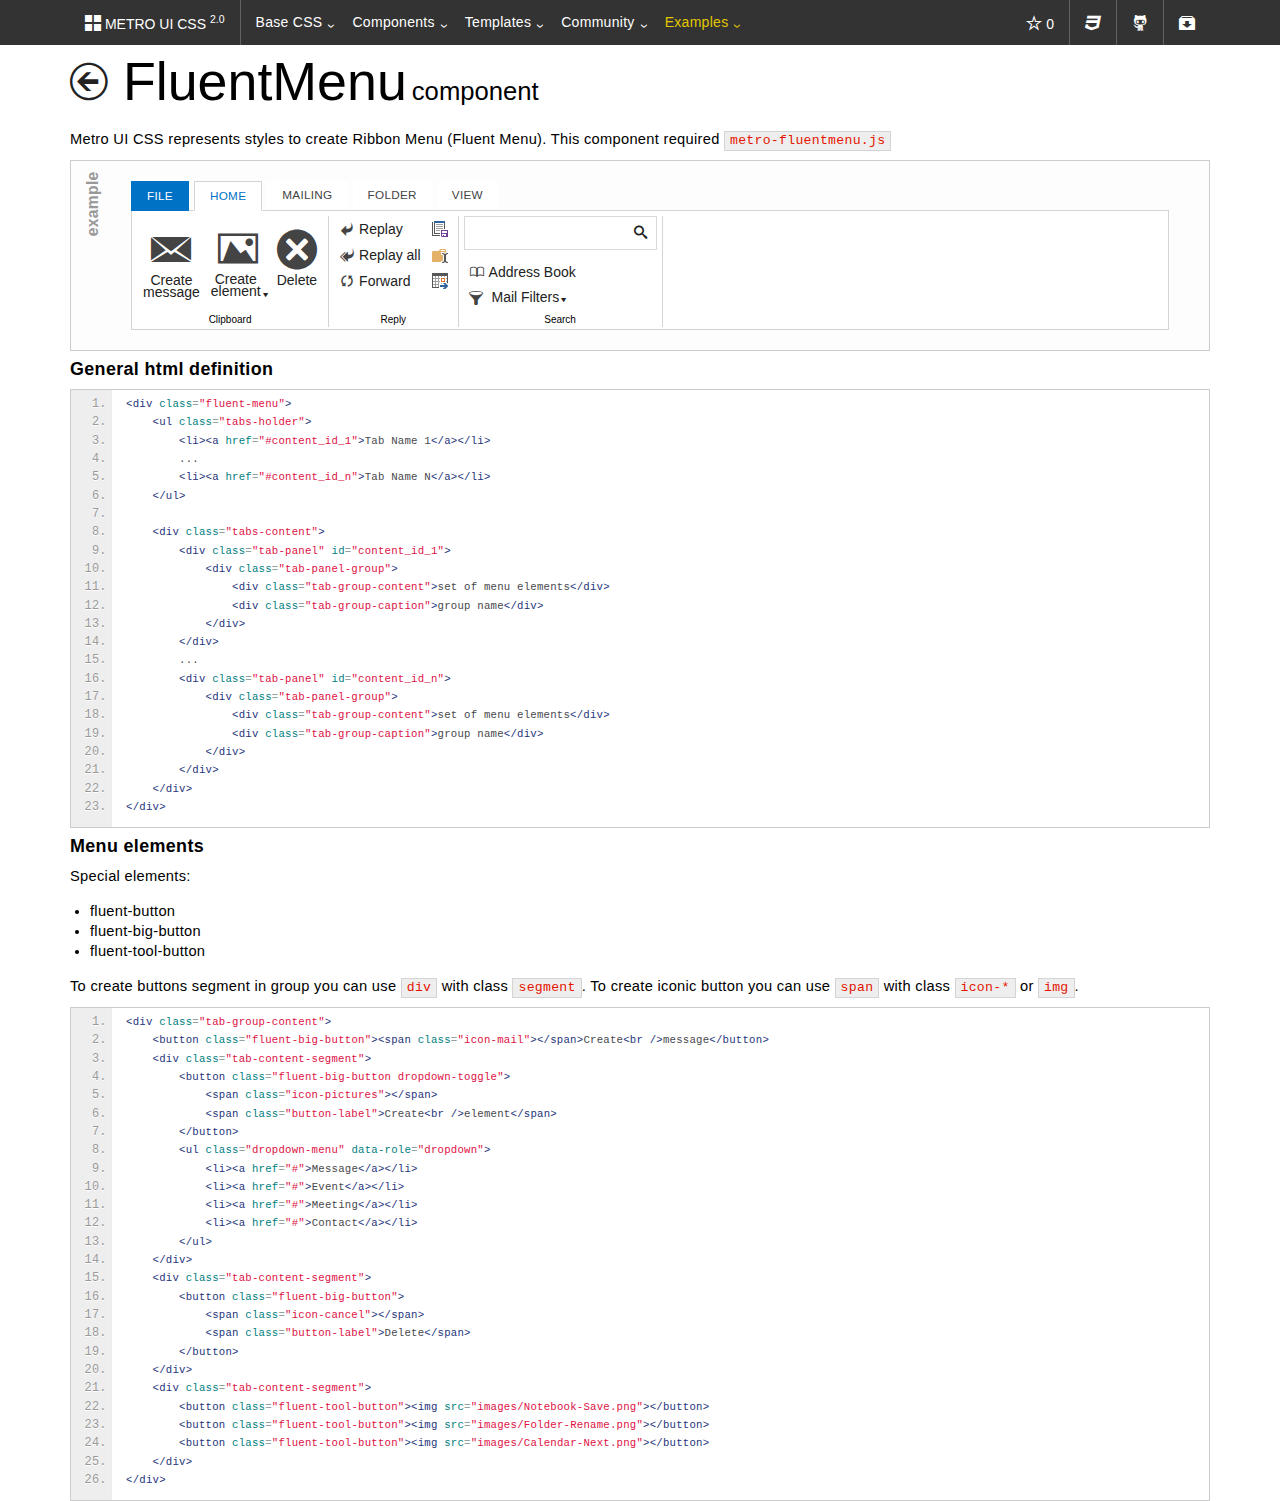
<file: docs/fluent-menu.html>
<!DOCTYPE html>
<html>
<head>
    <meta charset="utf-8">
    <meta name="viewport" content="width=device-width, initial-scale=1.0, maximum-scale=1.0, user-scalable=no">
    <meta name="product" content="Metro UI CSS Framework">
    <meta name="description" content="Simple responsive css framework">
    <meta name="author" content="Sergey S. Pimenov, Ukraine, Kiev">

    <link href="css/metro-bootstrap.css" rel="stylesheet">
    <link href="css/metro-bootstrap-responsive.css" rel="stylesheet">
    <link href="css/docs.css" rel="stylesheet">
    <link href="js/prettify/prettify.css" rel="stylesheet">

    <!-- Load JavaScript Libraries -->
    <script src="js/jquery/jquery.min.js"></script>
    <script src="js/jquery/jquery.widget.min.js"></script>
    <script src="js/jquery/jquery.mousewheel.js"></script>
    <script src="js/prettify/prettify.js"></script>

    <!-- Metro UI CSS JavaScript plugins -->
    <script src="js/load-metro.js"></script>

    <!-- Local JavaScript -->
    <script src="js/docs.js"></script>
    <script src="js/github.info.js"></script>

    <title>Metro UI CSS : Metro Bootstrap CSS Library</title>
</head>
<body class="metro">
    <header class="bg-dark" data-load="header.html"></header>
    <div class="container">
                <h1>
                    <a href="/"><i class="icon-arrow-left-3 fg-darker smaller"></i></a>
                    FluentMenu<small class="on-right">component</small>
                </h1>

                <p>
                    Metro UI CSS represents styles to create Ribbon Menu (Fluent Menu). This component required <code>metro-fluentmenu.js</code>
                </p>
                <div class="example">
                    <div class="fluent-menu" data-role="fluentmenu">
                        <ul class="tabs-holder">
                            <li class="special"><a href="#">File</a></li>
                            <li class="active"><a href="#tab_home">Home</a></li>
                            <li><a href="#tab_mailings">Mailing</a></li>
                            <li><a href="#tab_folder">Folder</a></li>
                            <li><a href="#tab_view">View</a></li>
                        </ul>

                        <div class="tabs-content">
                            <div class="tab-panel" id="tab_home">
                                <div class="tab-panel-group">
                                    <div class="tab-group-content">
                                        <button class="fluent-big-button"><span class="icon-mail"></span>Create<br />message</button>
                                        <div class="tab-content-segment">
                                            <button class="fluent-big-button dropdown-toggle">
                                                <span class="icon-pictures"></span>
                                                <span class="button-label">Create<br />element</span>
                                            </button>
                                            <ul class="dropdown-menu" data-role="dropdown">
                                                <li><a href="#">Message</a></li>
                                                <li><a href="#">Event</a></li>
                                                <li><a href="#">Meeting</a></li>
                                                <li><a href="#">Contact</a></li>
                                            </ul>
                                        </div>
                                        <div class="tab-content-segment">
                                            <button class="fluent-big-button">
                                                <span class="icon-cancel"></span>
                                                <span class="button-label">Delete</span>
                                            </button>
                                        </div>
                                    </div>
                                    <div class="tab-group-caption">Clipboard</div>
                                </div>
                                <div class="tab-panel-group">
                                    <div class="tab-group-content">
                                        <div class="tab-content-segment">
                                            <button class="fluent-button"><span class="icon-reply on-left"></span>Replay</button>
                                            <button class="fluent-button"><span class="icon-reply-2 on-left"></span>Replay all</button>
                                            <button class="fluent-button"><span class="icon-cycle on-left"></span>Forward</button>
                                        </div>
                                        <div class="tab-content-segment">
                                            <button class="fluent-tool-button"><img src="images/Notebook-Save.png"></button>
                                            <button class="fluent-tool-button"><img src="images/Folder-Rename.png"></button>
                                            <button class="fluent-tool-button"><img src="images/Calendar-Next.png"></button>
                                        </div>
                                    </div>
                                    <div class="tab-group-caption">Reply</div>
                                </div>
                                <div class="tab-panel-group">
                                    <div class="tab-group-content">
                                        <div class="input-control text">
                                            <input type="text">
                                            <button class="btn-search"></button>
                                        </div>
                                        <button class="fluent-button"><span class="icon-book on-left"></span>Address Book</button>
                                        <div class="tab-content-segment">
                                            <button class="fluent-button dropdown-toggle">
                                                <span class="icon-filter on-left"></span>
                                                <span class="button-label">Mail Filters</span>
                                            </button>
                                            <ul class="dropdown-menu" data-role="dropdown">
                                                <li><a href="#">Unread messages</a></li>
                                                <li><a href="#">Has attachments</a></li>
                                                <li class="divider"></li>
                                                <li><a href="#">Important</a></li>
                                                <li><a href="#">Broken</a></li>
                                            </ul>
                                        </div>
                                    </div>
                                    <div class="tab-group-caption">Search</div>
                                </div>
                            </div>

                            <div class="tab-panel" id="tab_mailings">
                            </div>

                            <div class="tab-panel" id="tab_folder">
                            </div>

                            <div class="tab-panel" id="tab_view">
                            </div>
                        </div>
                    </div>
                </div> <!-- End of example -->

                <h4>General html definition</h4>
<pre class="prettyprint linenums">
&lt;div class="fluent-menu"&gt;
    &lt;ul class="tabs-holder"&gt;
        &lt;li&gt;&lt;a href="#content_id_1"&gt;Tab Name 1&lt;/a&gt;&lt;/li&gt;
        ...
        &lt;li&gt;&lt;a href="#content_id_n"&gt;Tab Name N&lt;/a&gt;&lt;/li&gt;
    &lt;/ul&gt;

    &lt;div class="tabs-content"&gt;
        &lt;div class="tab-panel" id="content_id_1"&gt;
            &lt;div class="tab-panel-group"&gt;
                &lt;div class="tab-group-content"&gt;set of menu elements&lt;/div&gt;
                &lt;div class="tab-group-caption"&gt;group name&lt;/div&gt;
            &lt;/div&gt;
        &lt;/div&gt;
        ...
        &lt;div class="tab-panel" id="content_id_n"&gt;
            &lt;div class="tab-panel-group"&gt;
                &lt;div class="tab-group-content"&gt;set of menu elements&lt;/div&gt;
                &lt;div class="tab-group-caption"&gt;group name&lt;/div&gt;
            &lt;/div&gt;
        &lt;/div&gt;
    &lt;/div&gt;
&lt;/div&gt;
</pre>

                <h4>Menu elements</h4>
                <p>Special elements:</p>
                <ul>
                    <li>fluent-button</li>
                    <li>fluent-big-button</li>
                    <li>fluent-tool-button</li>
                </ul>

                <p>To create buttons segment in group you can use <code>div</code> with class <code>segment</code>. To create iconic button you can use <code>span</code> with class <code>icon-*</code> or <code>img</code>.</p>
<pre class="prettyprint linenums">
&lt;div class="tab-group-content"&gt;
    &lt;button class="fluent-big-button"&gt;&lt;span class="icon-mail"&gt;&lt;/span&gt;Create&lt;br /&gt;message&lt;/button&gt;
    &lt;div class="tab-content-segment"&gt;
        &lt;button class="fluent-big-button dropdown-toggle"&gt;
            &lt;span class="icon-pictures"&gt;&lt;/span&gt;
            &lt;span class="button-label"&gt;Create&lt;br /&gt;element&lt;/span&gt;
        &lt;/button&gt;
        &lt;ul class="dropdown-menu" data-role="dropdown"&gt;
            &lt;li&gt;&lt;a href="#"&gt;Message&lt;/a&gt;&lt;/li&gt;
            &lt;li&gt;&lt;a href="#"&gt;Event&lt;/a&gt;&lt;/li&gt;
            &lt;li&gt;&lt;a href="#"&gt;Meeting&lt;/a&gt;&lt;/li&gt;
            &lt;li&gt;&lt;a href="#"&gt;Contact&lt;/a&gt;&lt;/li&gt;
        &lt;/ul&gt;
    &lt;/div&gt;
    &lt;div class="tab-content-segment"&gt;
        &lt;button class="fluent-big-button"&gt;
            &lt;span class="icon-cancel"&gt;&lt;/span&gt;
            &lt;span class="button-label"&gt;Delete&lt;/span&gt;
        &lt;/button&gt;
    &lt;/div&gt;
    &lt;div class="tab-content-segment"&gt;
        &lt;button class="fluent-tool-button"&gt;&lt;img src="images/Notebook-Save.png"&gt;&lt;/button&gt;
        &lt;button class="fluent-tool-button"&gt;&lt;img src="images/Folder-Rename.png"&gt;&lt;/button&gt;
        &lt;button class="fluent-tool-button"&gt;&lt;img src="images/Calendar-Next.png"&gt;&lt;/button&gt;
    &lt;/div&gt;
&lt;/div&gt;
</pre>

    </div>

    <script src="js/hitua.js"></script>

</body>
</html>
</file>
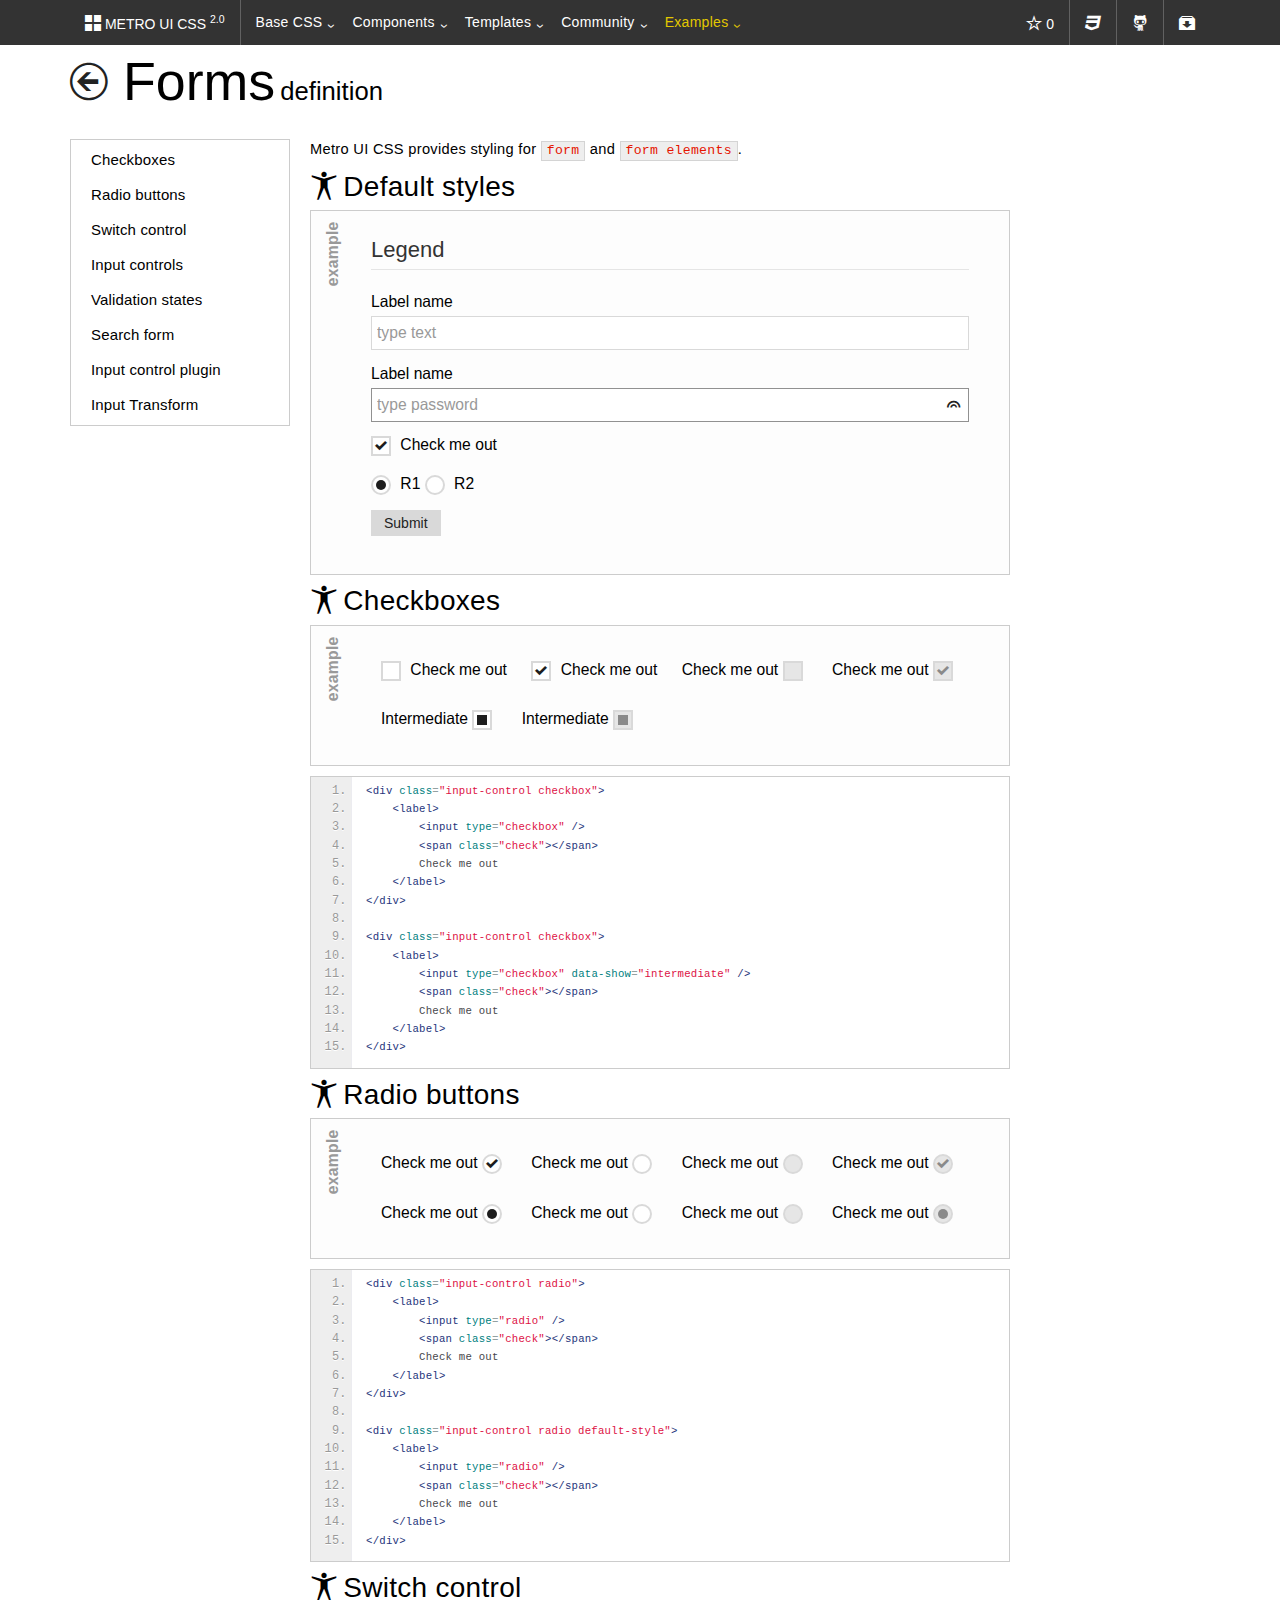
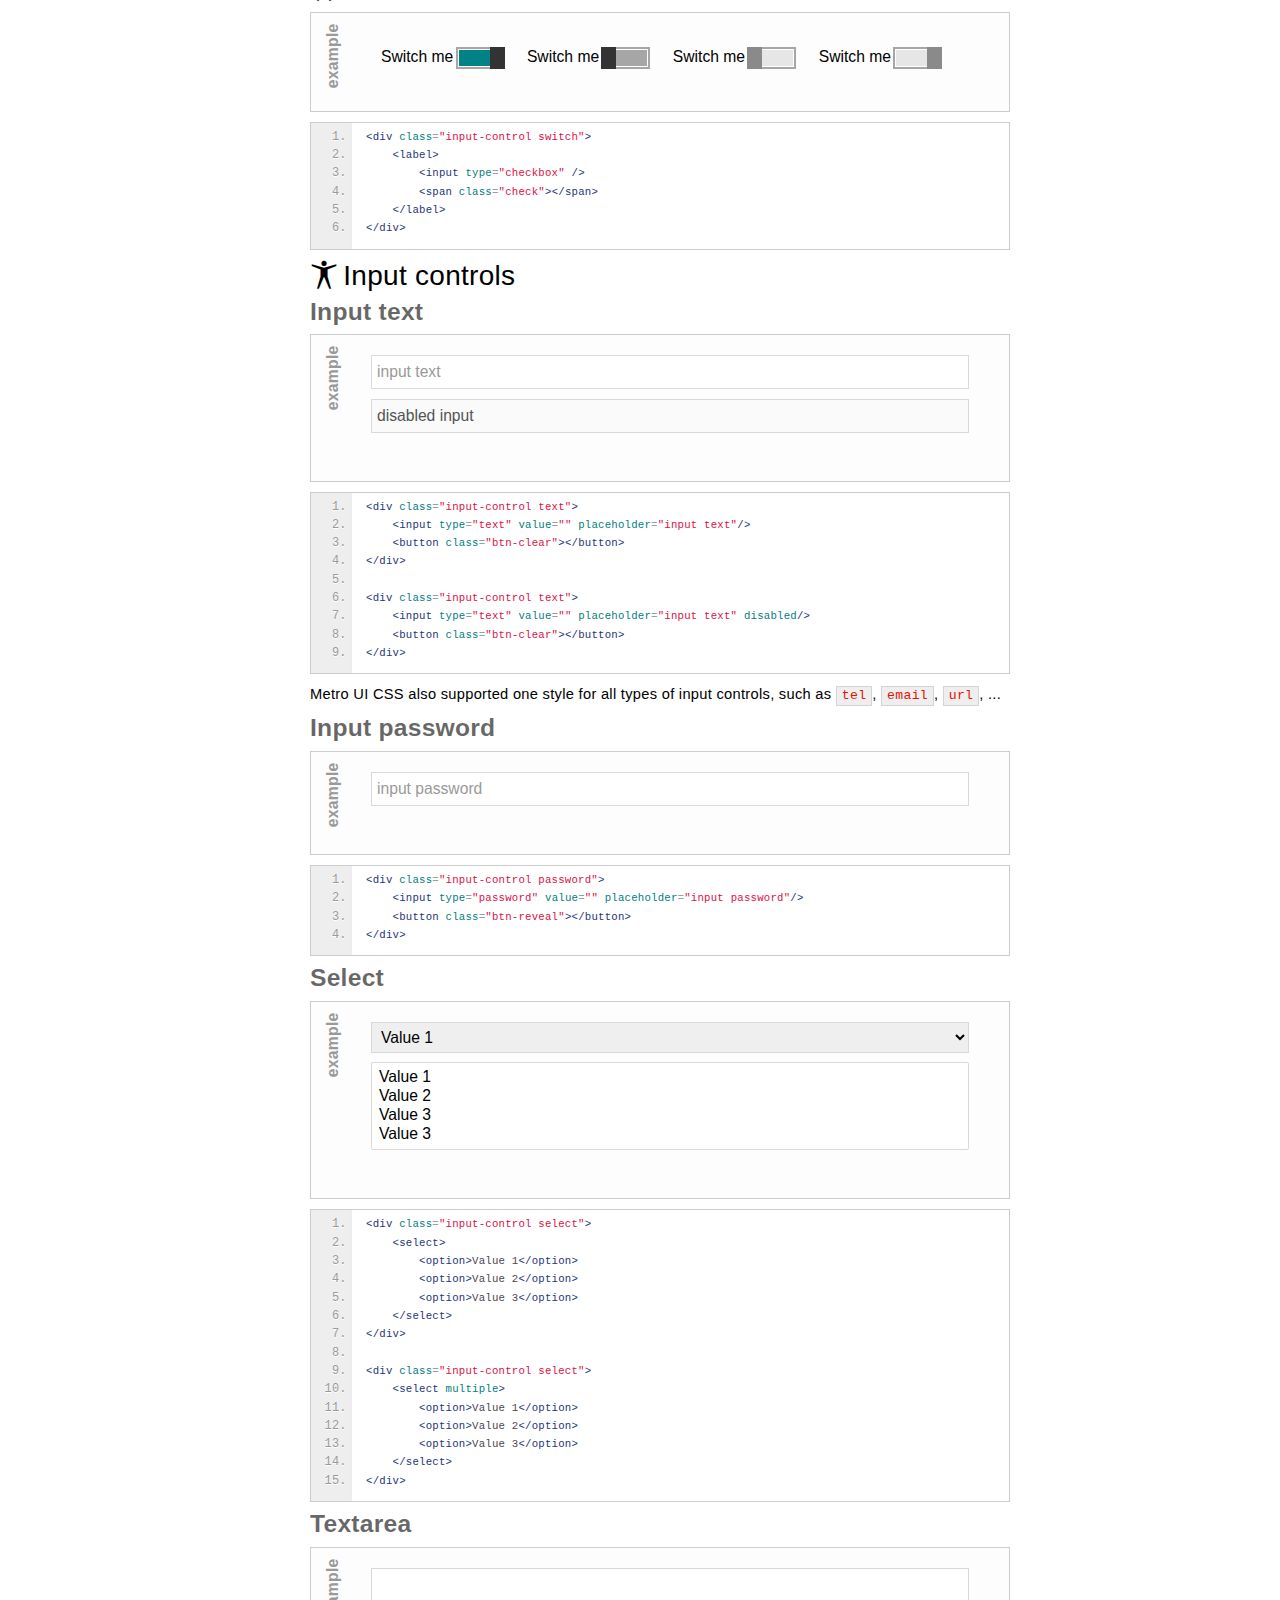
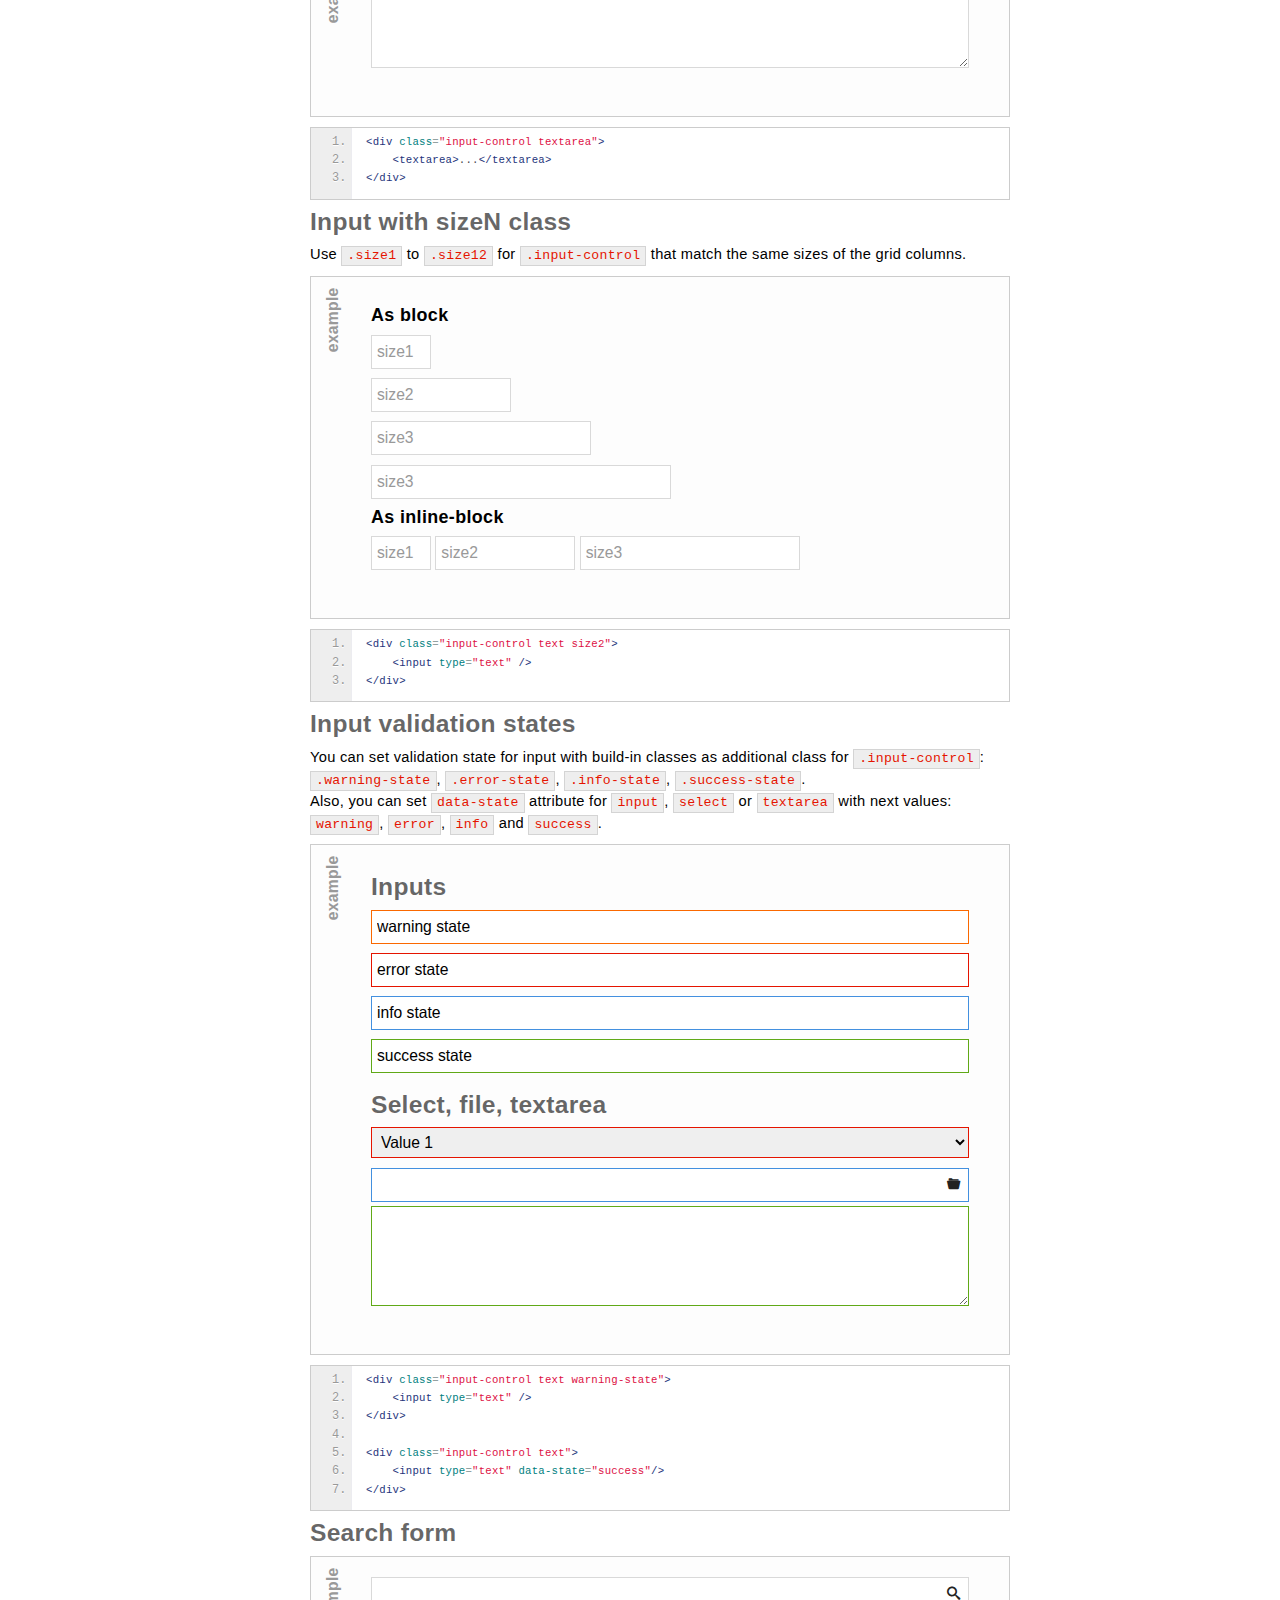
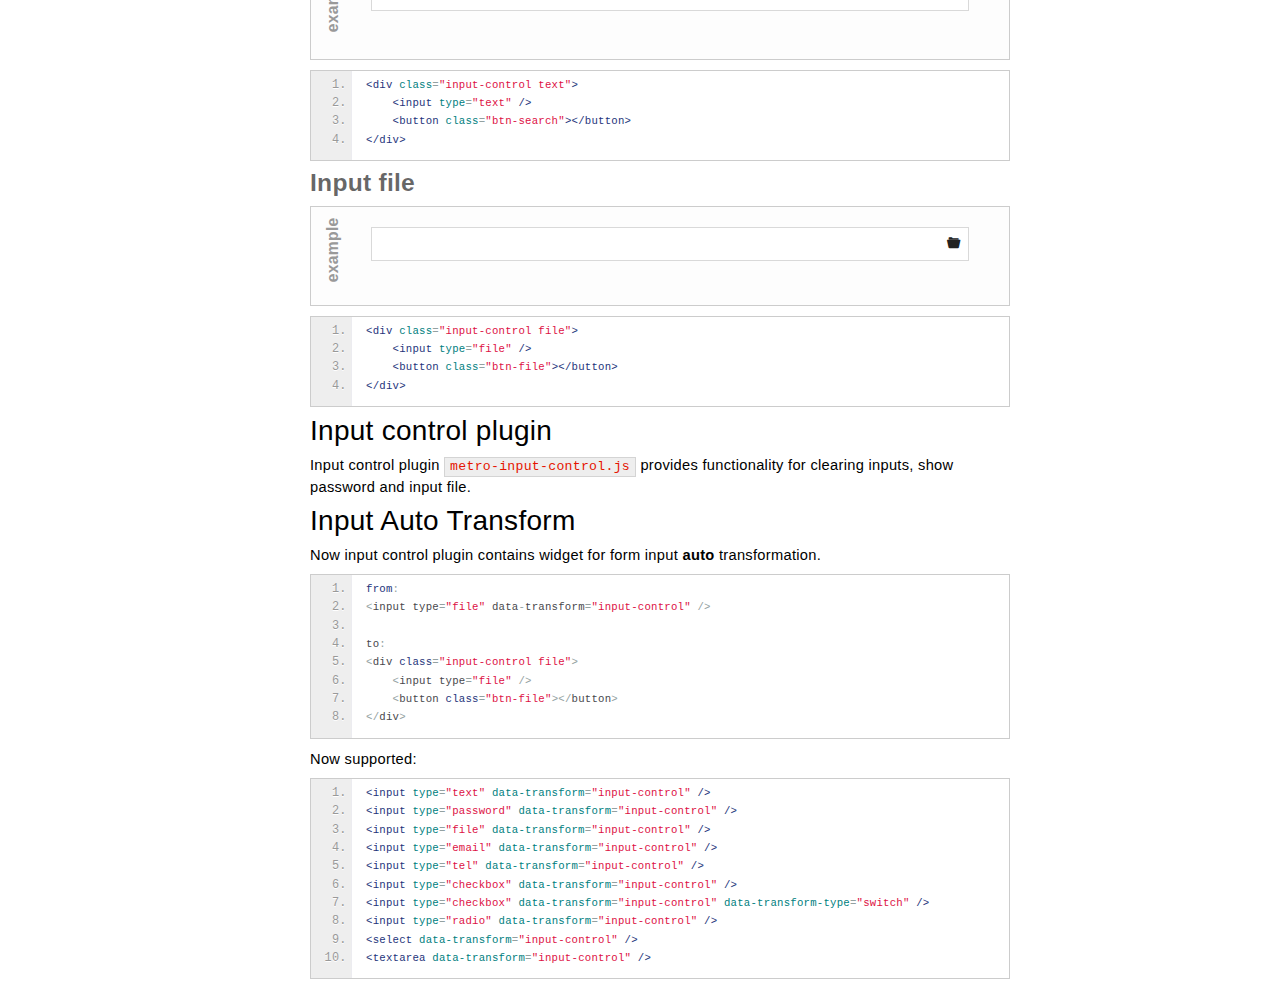
<file: docs/forms.html>
<!DOCTYPE html>
<html>
<head>
    <meta charset="utf-8">
    <meta name="viewport" content="width=device-width, initial-scale=1.0, maximum-scale=1.0, user-scalable=no">
    <meta name="product" content="Metro UI CSS Framework">
    <meta name="description" content="Simple responsive css framework">
    <meta name="author" content="Sergey S. Pimenov, Ukraine, Kiev">

    <link href="css/metro-bootstrap.css" rel="stylesheet">
    <link href="css/metro-bootstrap-responsive.css" rel="stylesheet">
    <link href="css/docs.css" rel="stylesheet">
    <link href="js/prettify/prettify.css" rel="stylesheet">

    <!-- Load JavaScript Libraries -->
    <script src="js/jquery/jquery.min.js"></script>
    <script src="js/jquery/jquery.widget.min.js"></script>
    <script src="js/jquery/jquery.mousewheel.js"></script>
    <script src="js/prettify/prettify.js"></script>

    <!-- Metro UI CSS JavaScript plugins -->
    <script src="js/load-metro.js"></script>

    <!-- Local JavaScript -->
    <script src="js/docs.js"></script>
    <script src="js/github.info.js"></script>

    <title>Metro UI CSS : Metro Bootstrap CSS Library</title>
</head>
<body class="metro">
    <header class="bg-dark" data-load="header.html"></header>
    <div class="container">
                <h1>
                    <a href="/"><i class="icon-arrow-left-3 fg-darker smaller"></i></a>
                    Forms<small class="on-right">definition</small>
                </h1>

                <div class="grid">
                    <div class="row">
                        <div class="span3 no-tablet-portrait">
                            <nav>
                                <ul class="side-menu">
                                    <li><a href="#_checkbox">Checkboxes</a></li>
                                    <li><a href="#_radio">Radio buttons</a></li>
                                    <li><a href="#_switch">Switch control</a></li>
                                    <li><a href="#_input">Input controls</a></li>
                                    <li><a href="#_validation">Validation states</a></li>
                                    <li><a href="#_search">Search form</a></li>
                                    <li><a href="#_plugin">Input control plugin</a></li>
                                    <li><a href="#_transform">Input Transform</a></li>
                                </ul>
                            </nav>
                        </div>

                        <div class="span9">
                            <p class="description">
                                Metro UI CSS provides styling for <code>form</code> and <code>form elements</code>.
                            </p>

                            <h2 id="_default"><i class="icon-accessibility on-left"></i>Default styles</h2>
                            <div class="example">
                                <form>
                                    <fieldset>
                                        <legend>Legend</legend>
                                        <label>Label name</label>
                                        <div class="input-control text" data-role="input-control">
                                            <input type="text" placeholder="type text">
                                            <button class="btn-clear" tabindex="-1"></button>
                                        </div>
                                        <label>Label name</label>
                                        <div class="input-control password" data-role="input-control">
                                            <input type="password" placeholder="type password" autofocus>
                                            <button class="btn-reveal" tabindex="-1"></button>
                                        </div>
                                        <div class="input-control checkbox" data-role="input-control">
                                            <label>
                                                <input type="checkbox" checked />
                                                <span class="check"></span>
                                                Check me out
                                            </label>
                                        </div>

                                        <div>
                                            <div class="input-control radio default-style" data-role="input-control">
                                                <label>
                                                    <input type="radio" name="r1" checked />
                                                    <span class="check"></span>
                                                    R1
                                                </label>
                                            </div>
                                            <div class="input-control radio  default-style" data-role="input-control">
                                                <label>
                                                    <input type="radio" name="r1" />
                                                    <span class="check"></span>
                                                    R2
                                                </label>
                                            </div>
                                        </div>

                                        <input type="submit" value="Submit">
                                    </fieldset>
                                </form>
                            </div>



                            <h2 id="_checkbox"><i class="icon-accessibility on-left"></i>Checkboxes</h2>
                            <p class="description">

                            </p>
                            <div class="example">
                                <div class="input-control checkbox margin10" data-role="input-control">
                                    <label>
                                        <input type="checkbox" />
                                        <span class="check"></span>
                                        Check me out
                                    </label>
                                </div>

                                <div class="input-control checkbox margin10" data-role="input-control">
                                    <label>
                                        <input type="checkbox" checked/>
                                        <span class="check"></span>
                                        Check me out
                                    </label>
                                </div>

                                <div class="input-control checkbox margin10" data-role="input-control">
                                    <label>
                                        Check me out
                                        <input type="checkbox" disabled/>
                                        <span class="check"></span>
                                    </label>
                                </div>

                                <div class="input-control checkbox margin10" data-role="input-control">
                                    <label>
                                        Check me out
                                        <input type="checkbox" disabled checked/>
                                        <span class="check"></span>
                                    </label>
                                </div>

                                <div class="input-control checkbox margin10" data-role="input-control">
                                    <label>
                                        Intermediate
                                        <input type="checkbox" data-show="intermediate"/>
                                        <span class="check"></span>
                                    </label>
                                </div>

                                <div class="input-control checkbox margin10" data-role="input-control">
                                    <label>
                                        Intermediate
                                        <input type="checkbox" data-show="intermediate" disabled/>
                                        <span class="check"></span>
                                    </label>
                                </div>
                            </div>
<pre class="prettyprint linenums">
&lt;div class="input-control checkbox"&gt;
    &lt;label&gt;
        &lt;input type="checkbox" /&gt;
        &lt;span class="check"&gt;&lt;/span&gt;
        Check me out
    &lt;/label&gt;
&lt;/div&gt;

&lt;div class="input-control checkbox"&gt;
    &lt;label&gt;
        &lt;input type="checkbox" data-show="intermediate" /&gt;
        &lt;span class="check"&gt;&lt;/span&gt;
        Check me out
    &lt;/label&gt;
&lt;/div&gt;
</pre>

                            <h2 id="_radio"><i class="icon-accessibility on-left"></i>Radio buttons</h2>
                            <div class="example">
                                <div class="input-control radio margin10" data-role="input-control">
                                    <label>
                                        Check me out
                                        <input type="radio" name="r1" checked />
                                        <span class="check"></span>
                                    </label>
                                </div>
                                <div class="input-control radio margin10" data-role="input-control">
                                    <label>
                                        Check me out
                                        <input type="radio" name="r1" />
                                        <span class="check"></span>
                                    </label>
                                </div>
                                <div class="input-control radio margin10" data-role="input-control">
                                    <label>
                                        Check me out
                                        <input type="radio" name="r1" disabled/>
                                        <span class="check"></span>
                                    </label>
                                </div>
                                <div class="input-control radio margin10" data-role="input-control">
                                    <label>
                                        Check me out
                                        <input type="radio" name="r2" disabled checked />
                                        <span class="check"></span>
                                    </label>
                                </div>

                                <div class="input-control radio default-style margin10" data-role="input-control">
                                    <label>
                                        Check me out
                                        <input type="radio" name="r3" checked />
                                        <span class="check"></span>
                                    </label>
                                </div>
                                <div class="input-control radio default-style margin10" data-role="input-control">
                                    <label>
                                        Check me out
                                        <input type="radio" name="r3" />
                                        <span class="check"></span>
                                    </label>
                                </div>
                                <div class="input-control radio default-style margin10" data-role="input-control">
                                    <label>
                                        Check me out
                                        <input type="radio" name="r3" disabled/>
                                        <span class="check"></span>
                                    </label>
                                </div>
                                <div class="input-control radio default-style margin10" data-role="input-control">
                                    <label>
                                        Check me out
                                        <input type="radio" name="r4" disabled checked />
                                        <span class="check"></span>
                                    </label>
                                </div>
                            </div>
<pre class="prettyprint linenums">
&lt;div class="input-control radio"&gt;
    &lt;label&gt;
        &lt;input type="radio" /&gt;
        &lt;span class="check"&gt;&lt;/span&gt;
        Check me out
    &lt;/label&gt;
&lt;/div&gt;

&lt;div class="input-control radio default-style"&gt;
    &lt;label&gt;
        &lt;input type="radio" /&gt;
        &lt;span class="check"&gt;&lt;/span&gt;
        Check me out
    &lt;/label&gt;
&lt;/div&gt;
</pre>

                            <h2 id="_switch"><i class="icon-accessibility on-left"></i>Switch control</h2>
                            <div class="example">
                                <div class="input-control switch margin10" data-role="input-control">
                                    <label>
                                        Switch me
                                        <input type="checkbox" checked/>
                                        <span class="check"></span>
                                    </label>
                                </div>

                                <div class="input-control switch margin10" data-role="input-control">
                                    <label>
                                        Switch me
                                        <input type="checkbox"/>
                                        <span class="check"></span>
                                    </label>
                                </div>

                                <div class="input-control switch margin10" data-role="input-control">
                                    <label>
                                        Switch me
                                        <input type="checkbox" disabled/>
                                        <span class="check"></span>
                                    </label>
                                </div>

                                <div class="input-control switch margin10" data-role="input-control">
                                    <label>
                                        Switch me
                                        <input type="checkbox" disabled checked/>
                                        <span class="check"></span>
                                    </label>
                                </div>
                            </div>
<pre class="prettyprint linenums">
&lt;div class="input-control switch"&gt;
    &lt;label&gt;
        &lt;input type="checkbox" /&gt;
        &lt;span class="check"&gt;&lt;/span&gt;
    &lt;/label&gt;
&lt;/div&gt;
</pre>

                            <h2 id="_input"><i class="icon-accessibility on-left"></i>Input controls</h2>
                            <h3>Input text</h3>
                            <div class="example">
                                <form>
                                    <div class="input-control text" data-role="input-control">
                                        <input type="text" value="" placeholder="input text"/>
                                        <button class="btn-clear"></button>
                                    </div>
                                    <br />
                                    <div class="input-control text" data-role="input-control">
                                        <input type="text" value="disabled input" disabled/>
                                        <button class="btn-clear"></button>
                                    </div>
                                </form>
                            </div>
<pre class="prettyprint linenums">
&lt;div class="input-control text"&gt;
    &lt;input type="text" value="" placeholder="input text"/&gt;
    &lt;button class="btn-clear"&gt;&lt;/button&gt;
&lt;/div&gt;

&lt;div class="input-control text"&gt;
    &lt;input type="text" value="" placeholder="input text" disabled/&gt;
    &lt;button class="btn-clear"&gt;&lt;/button&gt;
&lt;/div&gt;
</pre>
                            <p class="description">
                                Metro UI CSS also supported one style for all types of input controls, such as <code>tel</code>, <code>email</code>, <code>url</code>, ...
                            </p>

                            <h3>Input password</h3>
                            <div class="example">
                                <form>
                                    <div class="input-control password" data-role="input-control">
                                        <input type="password" value="" placeholder="input password"/>
                                        <button class="btn-reveal"></button>
                                    </div>
                                </form>
                            </div>
<pre class="prettyprint linenums">
&lt;div class="input-control password"&gt;
    &lt;input type="password" value="" placeholder="input password"/&gt;
    &lt;button class="btn-reveal"&gt;&lt;/button&gt;
&lt;/div&gt;
</pre>

                            <h3>Select</h3>
                            <div class="example">
                                <form>
                                    <div class="input-control select" data-role="input-control">
                                        <select>
                                            <option>Value 1</option>
                                            <option>Value 2</option>
                                            <option>Value 3</option>
                                        </select>
                                    </div>
                                    <br />
                                    <div class="input-control select" data-role="input-control">
                                        <select multiple>
                                            <option>Value 1</option>
                                            <option>Value 2</option>
                                            <option>Value 3</option>
                                            <option>Value 3</option>
                                        </select>
                                    </div>
                                </form>
                            </div>
<pre class="prettyprint linenums">
&lt;div class="input-control select"&gt;
    &lt;select&gt;
        &lt;option&gt;Value 1&lt;/option&gt;
        &lt;option&gt;Value 2&lt;/option&gt;
        &lt;option&gt;Value 3&lt;/option&gt;
    &lt;/select&gt;
&lt;/div&gt;

&lt;div class="input-control select"&gt;
    &lt;select multiple&gt;
        &lt;option&gt;Value 1&lt;/option&gt;
        &lt;option&gt;Value 2&lt;/option&gt;
        &lt;option&gt;Value 3&lt;/option&gt;
    &lt;/select&gt;
&lt;/div&gt;
</pre>

                            <h3>Textarea</h3>
                            <div class="example">
                                <form>
                                    <div class="input-control textarea" data-role="input-control">
                                        <textarea></textarea>
                                    </div>
                                </form>
                            </div>
<pre class="prettyprint linenums">
&lt;div class="input-control textarea"&gt;
    &lt;textarea&gt;...&lt;/textarea&gt;
&lt;/div&gt;
</pre>

                            <h3>Input with sizeN class</h3>
                            <p class="description">
                                Use <code>.size1</code> to <code>.size12</code> for <code>.input-control</code> that match the same sizes of the grid columns.
                            </p>
                            <div class="example">
                                <form class="clearfix">
                                    <h4>As block</h4>
                                    <div class="input-control text size1 block" data-role="input-control">
                                        <input type="text" placeholder="size1">
                                    </div>
                                    <div class="input-control text size2 block" data-role="input-control">
                                        <input type="text" placeholder="size2">
                                    </div>
                                    <div class="input-control text size3 block" data-role="input-control">
                                        <input type="text" placeholder="size3">
                                    </div>
                                    <div class="input-control text size4 block" data-role="input-control">
                                        <input type="text" placeholder="size3">
                                    </div>

                                    <h4>As inline-block</h4>
                                    <div class="input-control text size1" data-role="input-control">
                                        <input type="text" placeholder="size1">
                                    </div>
                                    <div class="input-control text size2" data-role="input-control">
                                        <input type="text" placeholder="size2">
                                    </div>
                                    <div class="input-control text size3" data-role="input-control">
                                        <input type="text" placeholder="size3">
                                    </div>
                                </form>

                                <form class="no-display">
                                    <h4>In grid</h4>
                                    <div class="grid">
                                        <div class="row">
                                            <div class="span2">
                                                <div class="input-control text size2" data-role="input-control">
                                                    <input type="text" placeholder="size2">
                                                </div>
                                            </div>
                                            <div class="span2">
                                                <div class="input-control text size2" data-role="input-control">
                                                    <input type="text" placeholder="size2">
                                                </div>
                                            </div>
                                            <div class="span2">
                                                <div class="input-control text size2" data-role="input-control">
                                                    <input type="text" placeholder="size2">
                                                </div>
                                            </div>
                                        </div>
                                    </div>
                                </form>
                            </div>
<pre class="prettyprint linenums">
&lt;div class="input-control text size2"&gt;
    &lt;input type="text" /&gt;
&lt;/div&gt;
</pre>

                            <h3 id="_validation">Input validation states</h3>
                            <p class="description">
                                You can set validation state for input with build-in classes as additional class for <code>.input-control</code>: <code>.warning-state</code>, <code>.error-state</code>, <code>.info-state</code>, <code>.success-state</code>.
                                <br />Also, you can set <code>data-state</code> attribute for <code>input</code>, <code>select</code> or <code>textarea</code> with next values: <code>warning</code>, <code>error</code>, <code>info</code> and <code>success</code>.
                            </p>
                            <div class="example">
                                <form>
                                    <h3>Inputs</h3>
                                    <div class="input-control text warning-state" data-role="input-control">
                                        <input type="text" value="warning state">
                                    </div>

                                    <div class="input-control text error-state" data-role="input-control">
                                        <input type="text" value="error state">
                                    </div>

                                    <div class="input-control text info-state" data-role="input-control">
                                        <input type="text" value="info state">
                                    </div>

                                    <div class="input-control text" data-role="input-control">
                                        <input type="text" value="success state" data-state="success">
                                    </div>

                                    <h3>Select, file, textarea</h3>
                                    <div class="input-control select error-state" data-role="input-control">
                                        <select name="s1">
                                            <option value="1">Value 1</option>
                                            <option value="2">Value 2</option>
                                            <option value="3">Value 3</option>
                                        </select>
                                    </div>

                                    <div class="input-control file info-state" data-role="input-control">
                                        <input type="file">
                                        <button class="btn-file"></button>
                                    </div>

                                    <div class="input-control textarea success-state" data-role="input-control">
                                        <textarea></textarea>
                                    </div>
                                </form>
                            </div>
<pre class="prettyprint linenums">
&lt;div class="input-control text warning-state"&gt;
    &lt;input type="text" /&gt;
&lt;/div&gt;

&lt;div class="input-control text"&gt;
    &lt;input type="text" data-state="success"/&gt;
&lt;/div&gt;
</pre>

                            <!--
                            <h3>Invalid input</h3>
                            <p class="description">
                                Style inputs via default browser functionality with <code>:invalid</code>. Specify a type, add the <code>required</code> attribute if the field is not optional, and (if applicable) specify a <code>pattern</code>.
                            </p>
                            <p class="description tertiary-text fg-red">
                                This is not available in versions of Internet Explorer < 10 due to lack of support for CSS pseudo selectors.
                            </p>
                            <div class="example">
                                <form>
                                    <div class="input-control text" data-role="input-control">
                                        <input type="email" placeholder="test@example.com" required>
                                    </div>
                                </form>
                            </div>
<pre class="prettyprint linenums">
&lt;div class="input-control text"&gt;
    &lt;input type="email" required /&gt;
&lt;/div&gt;
</pre>
                            <p class="description">
                                You can combine functionality <code>:invalid</code> with <code>state classes</code>.
                            </p>
                            <div class="example">
                                <form>
                                    <div class="input-control text success-state" data-role="input-control">
                                        <input type="email" placeholder="test@example.com" required>
                                    </div>
                                </form>
                            </div>
<pre class="prettyprint linenums">
&lt;div class="input-control text success-state"&gt;
    &lt;input type="email" required /&gt;
&lt;/div&gt;
</pre>
-->
                            <h3 id="_search">Search form</h3>
                            <div class="example">
                                <form>
                                    <div class="input-control text" data-role="input-control">
                                        <input type="text">
                                        <button class="btn-search"></button>
                                    </div>
                                </form>
                            </div>
<pre class="prettyprint linenums">
&lt;div class="input-control text"&gt;
    &lt;input type="text" /&gt;
    &lt;button class="btn-search"&gt;&lt;/button&gt;
&lt;/div&gt;
</pre>

                            <h3 id="_file">Input file</h3>
                            <div class="example">
                                <form>
                                    <div class="input-control file" data-role="input-control">
                                        <input type="file">
                                        <button class="btn-file"></button>
                                    </div>
                                </form>
                            </div>
<pre class="prettyprint linenums">
&lt;div class="input-control file"&gt;
    &lt;input type="file" /&gt;
    &lt;button class="btn-file"&gt;&lt;/button&gt;
&lt;/div&gt;
</pre>

                            <h2 id="_plugin">Input control plugin</h2>
                            <p class="description">
                                Input control plugin <code>metro-input-control.js</code> provides functionality for clearing inputs, show password and input file.
                            </p>

                            <h2 id="_transform">Input Auto Transform</h2>
                            <p class="description">
                                Now input control plugin contains widget for form input <strong>auto</strong> transformation.
                            </p>
<pre class="prettyprint linenums">
from:
&lt;input type="file" data-transform="input-control" /&gt;

to:
&lt;div class="input-control file"&gt;
    &lt;input type="file" /&gt;
    &lt;button class="btn-file"&gt;&lt;/button&gt;
&lt;/div&gt;
</pre>
                        <p>Now supported:</p>
<pre class="prettyprint linenums">
&lt;input type="text" data-transform="input-control" /&gt;
&lt;input type="password" data-transform="input-control" /&gt;
&lt;input type="file" data-transform="input-control" /&gt;
&lt;input type="email" data-transform="input-control" /&gt;
&lt;input type="tel" data-transform="input-control" /&gt;
&lt;input type="checkbox" data-transform="input-control" /&gt;
&lt;input type="checkbox" data-transform="input-control" data-transform-type="switch" /&gt;
&lt;input type="radio" data-transform="input-control" /&gt;
&lt;select data-transform="input-control" /&gt;
&lt;textarea data-transform="input-control" /&gt;
</pre>

                        </div>
                    </div>
                </div>
    </div>

    <script src="js/hitua.js"></script>

</body>
</html>
</file>
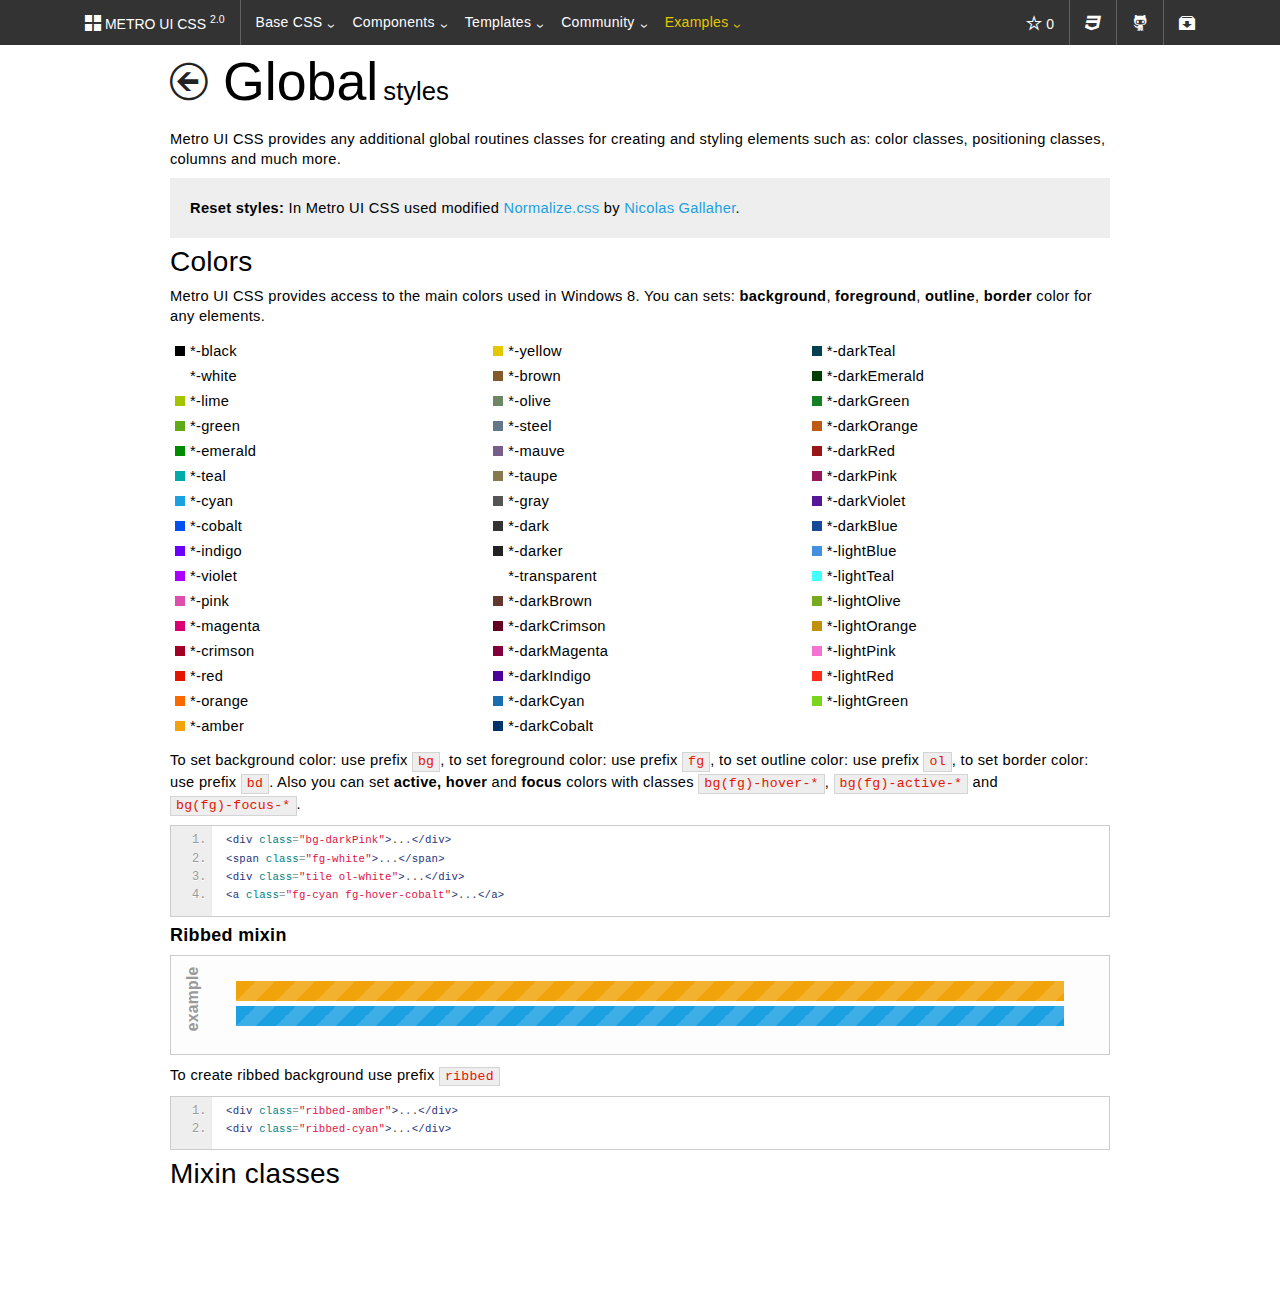
<file: docs/global.html>
<!DOCTYPE html>
<html>
<head>
    <meta charset="utf-8">
    <meta name="viewport" content="width=device-width, initial-scale=1.0, maximum-scale=1.0, user-scalable=no">
    <meta name="product" content="Metro UI CSS Framework">
    <meta name="description" content="Simple responsive css framework">
    <meta name="author" content="Sergey S. Pimenov, Ukraine, Kiev">

    <link href="css/metro-bootstrap.css" rel="stylesheet">
    <link href="css/metro-bootstrap-responsive.css" rel="stylesheet">
    <link href="css/docs.css" rel="stylesheet">
    <link href="js/prettify/prettify.css" rel="stylesheet">


    <!-- Load JavaScript Libraries -->
    <script src="js/jquery/jquery.min.js"></script>
    <script src="js/jquery/jquery.widget.min.js"></script>
    <script src="js/jquery/jquery.mousewheel.js"></script>
    <script src="js/prettify/prettify.js"></script>

    <!-- Metro UI CSS JavaScript plugins -->
    <script src="js/load-metro.js"></script>

    <!-- Local JavaScript -->
    <script src="js/docs.js"></script>
    <script src="js/github.info.js"></script>

    <title>Metro UI CSS : Metro Bootstrap CSS Library</title>
</head>
<body class="metro">
    <header class="bg-dark" data-load="header.html"></header>

    <div class="page">

        <div class="page-region">
            <div class="page-region-content">
                <h1>
                    <a href="/"><i class="icon-arrow-left-3 fg-darker smaller"></i></a>
                    Global<small class="on-right">styles</small>
                </h1>

                <p>
                    Metro UI CSS provides any additional global routines classes for creating and styling elements such as:
                    color classes, positioning classes, columns and much more.
                </p>

                <p class="description bg-grayLighter padding20">
                    <strong>Reset styles: </strong> In Metro UI CSS used modified <a class="fg-cyan fg-hover-cobalt" href="http://github.com/necolas/normalize.css">Normalize.css</a> by <a class="fg-cyan fg-hover-cobalt" href="http://nicolasgallagher.com/">Nicolas Gallaher</a>.
                </p>

                <h2 id="_colors">Colors</h2>
                <p class="description">
                    Metro UI CSS provides access to the main colors used in Windows 8. You can sets: <strong>background</strong>, <strong>foreground</strong>, <strong>outline</strong>, <strong>border</strong> color for any elements.
                </p>
                <ul class="unstyled three-columns color-stack">
                    <li><span class="square10 inline-block bg-black on-left"></span>*-black</li>
                    <li><span class="square10 inline-block bg-white on-left"></span>*-white</li>
                    <li><span class="square10 inline-block bg-lime on-left"></span>*-lime</li>
                    <li><span class="square10 inline-block bg-green on-left"></span>*-green</li>
                    <li><span class="square10 inline-block bg-emerald on-left"></span>*-emerald</li>
                    <li><span class="square10 inline-block bg-teal on-left"></span>*-teal</li>
                    <li><span class="square10 inline-block bg-cyan on-left"></span>*-cyan</li>
                    <li><span class="square10 inline-block bg-cobalt on-left"></span>*-cobalt</li>
                    <li><span class="square10 inline-block bg-indigo on-left"></span>*-indigo</li>
                    <li><span class="square10 inline-block bg-violet on-left"></span>*-violet</li>
                    <li><span class="square10 inline-block bg-pink on-left"></span>*-pink</li>
                    <li><span class="square10 inline-block bg-magenta on-left"></span>*-magenta</li>
                    <li><span class="square10 inline-block bg-crimson on-left"></span>*-crimson</li>
                    <li><span class="square10 inline-block bg-red on-left"></span>*-red</li>
                    <li><span class="square10 inline-block bg-orange on-left"></span>*-orange</li>
                    <li><span class="square10 inline-block bg-amber on-left"></span>*-amber</li>
                    <li><span class="square10 inline-block bg-yellow on-left"></span>*-yellow</li>
                    <li><span class="square10 inline-block bg-brown on-left"></span>*-brown</li>
                    <li><span class="square10 inline-block bg-olive on-left"></span>*-olive</li>
                    <li><span class="square10 inline-block bg-steel on-left"></span>*-steel</li>
                    <li><span class="square10 inline-block bg-mauve on-left"></span>*-mauve</li>
                    <li><span class="square10 inline-block bg-taupe on-left"></span>*-taupe</li>
                    <li><span class="square10 inline-block bg-gray on-left"></span>*-gray</li>
                    <li><span class="square10 inline-block bg-dark on-left"></span>*-dark</li>
                    <li><span class="square10 inline-block bg-darker on-left"></span>*-darker</li>
                    <li><span class="square10 inline-block bg-transparent on-left"></span>*-transparent</li>
                    <li><span class="square10 inline-block bg-darkBrown on-left"></span>*-darkBrown</li>
                    <li><span class="square10 inline-block bg-darkCrimson on-left"></span>*-darkCrimson</li>
                    <li><span class="square10 inline-block bg-darkMagenta on-left"></span>*-darkMagenta</li>
                    <li><span class="square10 inline-block bg-darkIndigo on-left"></span>*-darkIndigo</li>
                    <li><span class="square10 inline-block bg-darkCyan on-left"></span>*-darkCyan</li>
                    <li><span class="square10 inline-block bg-darkCobalt on-left"></span>*-darkCobalt</li>
                    <li><span class="square10 inline-block bg-darkTeal on-left"></span>*-darkTeal</li>
                    <li><span class="square10 inline-block bg-darkEmerald on-left"></span>*-darkEmerald</li>
                    <li><span class="square10 inline-block bg-darkGreen on-left"></span>*-darkGreen</li>
                    <li><span class="square10 inline-block bg-darkOrange on-left"></span>*-darkOrange</li>
                    <li><span class="square10 inline-block bg-darkRed on-left"></span>*-darkRed</li>
                    <li><span class="square10 inline-block bg-darkPink on-left"></span>*-darkPink</li>
                    <li><span class="square10 inline-block bg-darkViolet on-left"></span>*-darkViolet</li>
                    <li><span class="square10 inline-block bg-darkBlue on-left"></span>*-darkBlue</li>
                    <li><span class="square10 inline-block bg-lightBlue on-left"></span>*-lightBlue</li>
                    <li><span class="square10 inline-block bg-lightTeal on-left"></span>*-lightTeal</li>
                    <li><span class="square10 inline-block bg-lightOlive on-left"></span>*-lightOlive</li>
                    <li><span class="square10 inline-block bg-lightOrange on-left"></span>*-lightOrange</li>
                    <li><span class="square10 inline-block bg-lightPink on-left"></span>*-lightPink</li>
                    <li><span class="square10 inline-block bg-lightRed on-left"></span>*-lightRed</li>
                    <li><span class="square10 inline-block bg-lightGreen on-left"></span>*-lightGreen</li>
                </ul>
                <p class="description">
                    To set background color: use prefix <code>bg</code>, to set foreground color: use prefix <code>fg</code>, to set outline color: use prefix <code>ol</code>, to set border color: use prefix <code>bd</code>.
                    Also you can set <strong>active, hover</strong> and <strong>focus</strong> colors with classes <code>bg(fg)-hover-*</code>, <code>bg(fg)-active-*</code> and <code>bg(fg)-focus-*</code>.
                </p>
<pre class="prettyprint linenums">
&lt;div class="bg-darkPink"&gt;...&lt;/div&gt;
&lt;span class="fg-white"&gt;...&lt;/span&gt;
&lt;div class="tile ol-white"&gt;...&lt;/div&gt;
&lt;a class="fg-cyan fg-hover-cobalt"&gt;...&lt;/a&gt;
</pre>

                <h4>Ribbed mixin</h4>
                <div class="example">
                    <div class="margin5 padding10 ribbed-amber"></div>
                    <div class="margin5 padding10 ribbed-cyan"></div>
                </div>
                <p>To create ribbed background use prefix <code>ribbed</code></p>
<pre class="prettyprint linenums">
&lt;div class="ribbed-amber"&gt;...&lt;/div&gt;
&lt;div class="ribbed-cyan"&gt;...&lt;/div&gt;
</pre>

                <h2 id="_position">Mixin classes</h2>
            </div>
        </div>

        <div class="page-footer">
            <div class="page-footer-content">
                <!--<div data-load="header.html"></div>-->
            </div>
        </div>
    </div>

    <script src="js/hitua.js"></script>

</body>
</html>
</file>
<file: css/devapp.css>
@media (min-width: 992px) {
  .col-md-4 > .panel > .panel-body {
    min-height: 485px;
  }
}

@media (min-width: 992px) {
  .col-md-4 > .panel-default {
    margin: 0;
  }
}

.col-xs-6, .col-xs-1, .col-sm-1, .col-md-1, .col-lg-1, .col-xs-2, .col-sm-2, .col-md-2, .col-lg-2, .col-xs-3, .col-sm-3, .col-md-3, .col-lg-3, .col-xs-4, .col-sm-4, .col-md-4, .col-lg-4, .col-xs-5, .col-sm-5, .col-md-5, .col-lg-5, .col-xs-6, .col-sm-6, .col-md-6, .col-lg-6, .col-xs-7, .col-sm-7, .col-md-7, .col-lg-7, .col-xs-8, .col-sm-8, .col-md-8, .col-lg-8, .col-xs-9, .col-sm-9, .col-md-9, .col-lg-9, .col-xs-10, .col-sm-10, .col-md-10, .col-lg-10, .col-xs-11, .col-sm-11, .col-md-11, .col-lg-11, .col-xs-12, .col-sm-12, .col-md-12, .col-lg-12 {
  position: relative;
  min-height: 1px;
  padding-right: 0px;
  padding-left: 0px;
}

.btn{
	margin: 7.5px;
}

.bottom{
  position: absolute;
  bottom: 0;
}

.bottom-left{
  position: absolute;
  bottom 0;
  left:0;
}

.bottom-right{
  position: absolute;
  bottom 0;
  right:0;
}

.pad-col{
  padding:7.5px;
}
</file>
<file: docs/css/docs.css>
body {
  height: 100%;
  margin: 0;
  padding: 0;
}
.metro .page {
  width: 980px;
  margin: 0 auto;
  padding: 0 20px;
}
.description {
  margin: 10px 0;
}
.show-grid .row [class*="span"] {
  line-height: 40px;
  background: rgba(193, 179, 123, 0.52);
  text-align: center;
  min-height: 10px !important;
}
.color-stack li,
#icon-list li {
  margin-bottom: 5px;
}
.example > img {
  margin: 5px;
  display: inline-block;
}
.example .image-container {
  margin: 10px;
  display: inline-block;
  vertical-align: middle;
}
.layout {
  min-height: 100%;
  position: relative;
}
header {
  height: 45px;
  position: relative;
}
footer {
  width: 100%;
  height: 25px;
}
@media only screen and (max-width: 640px) {
  .prettyprint,
  .example {
    display: none;
  }
}
</file>
<file: docs/js/prettify/prettify.css>
.com { color: #93a1a1 !important; }
.lit { color: #195f91 !important; }
.pun, .opn, .clo { color: #93a1a1 !important; }
.fun { color: #dc322f !important; }
.str, .atv { color: #D14 !important; }
.kwd, .tag { color: #1e347b !important;}
.typ, .atn, .dec, .var { color: teal !important; }
.pln { color: #48484c !important; }

.prettyprint {
    padding: 8px;
    background-color: #fff;
    border: 1px solid #ccc;
    margin: 0;
    margin-bottom: 10px;
    font-family: 'Courier New', monospace;
    font-size: 11pt;
    line-height: 12pt;
}
.prettyprint.linenums {
    box-shadow: inset 40px 0 0 #eeeeee, inset 41px 0 0 #ececf0;
}

.prettyprint ol.linenums {
    margin: 0;
    padding-left: 35px;
}
.prettyprint ol.linenums li {
    padding-left: 12px !important;
    color: #999999;
    line-height: 10pt;
    text-shadow: 0 1px 0 #fff;
    margin-bottom: 5px;
}
</file>
